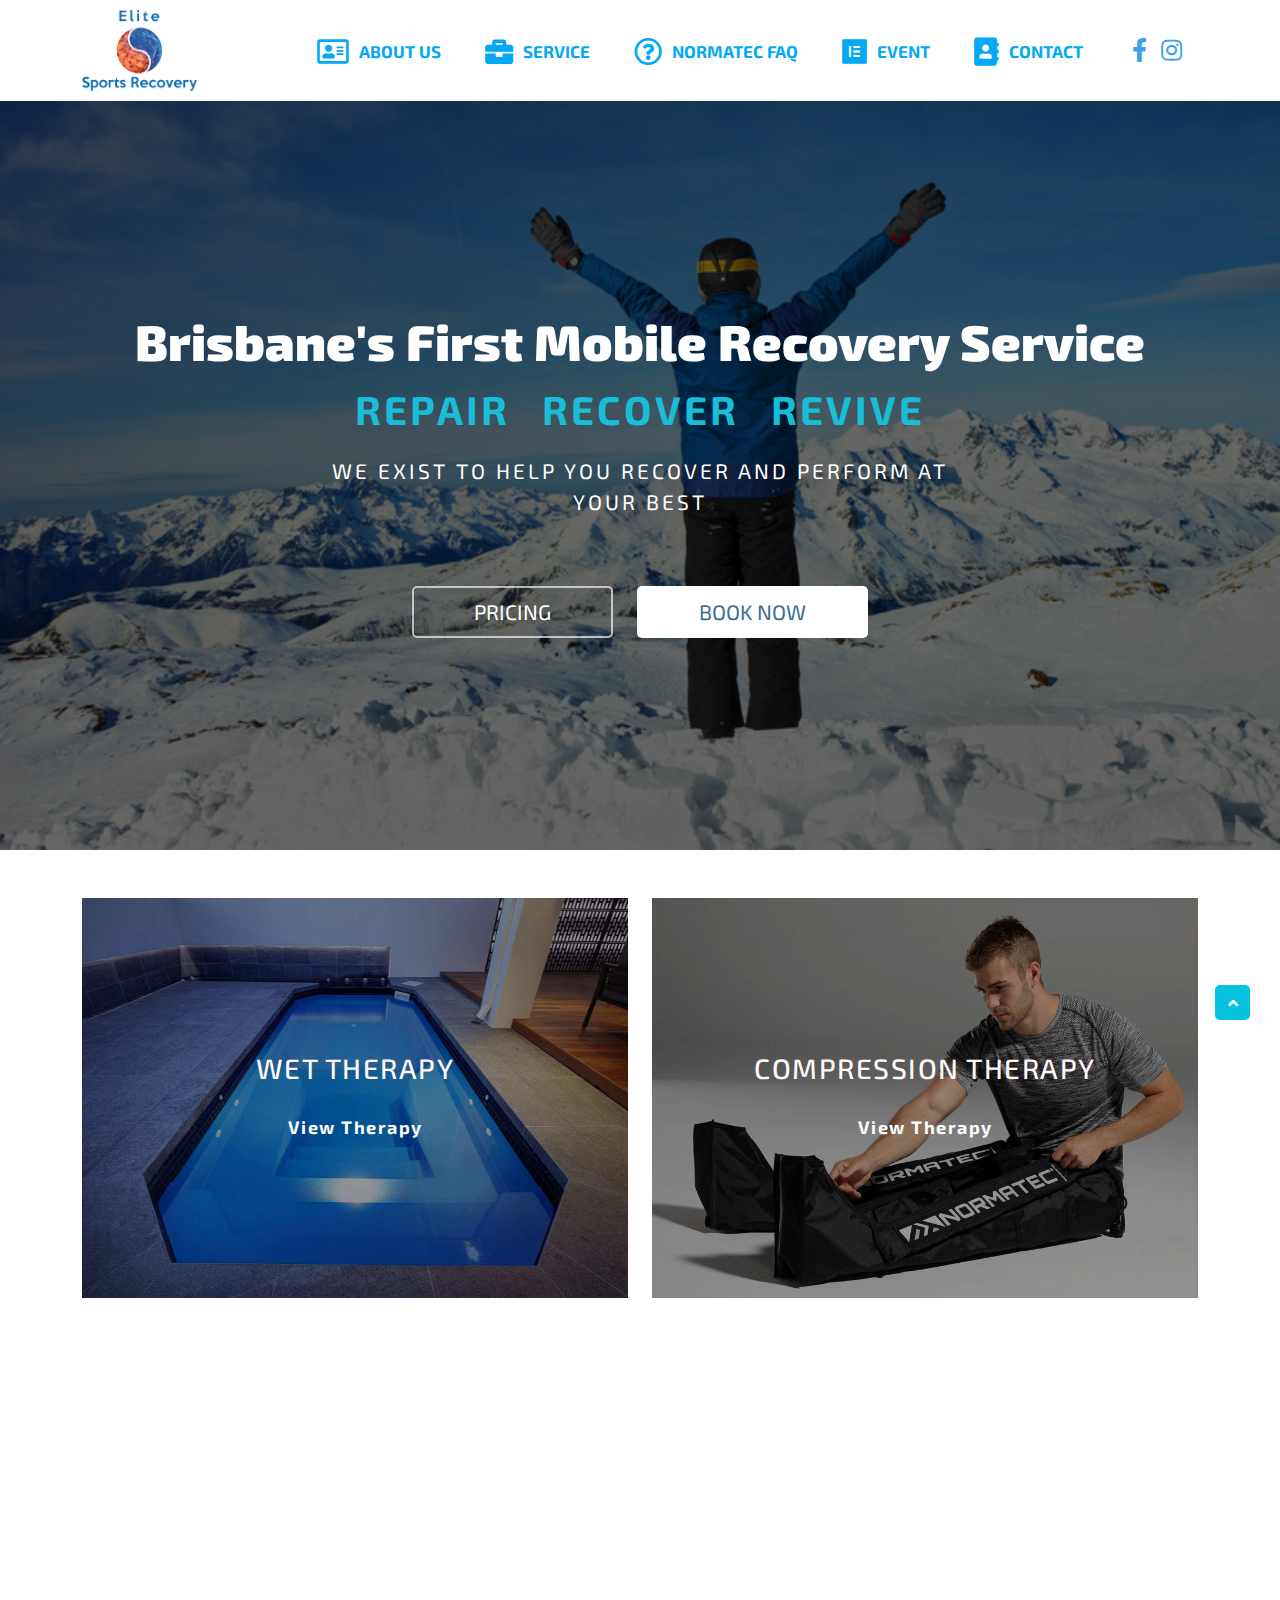
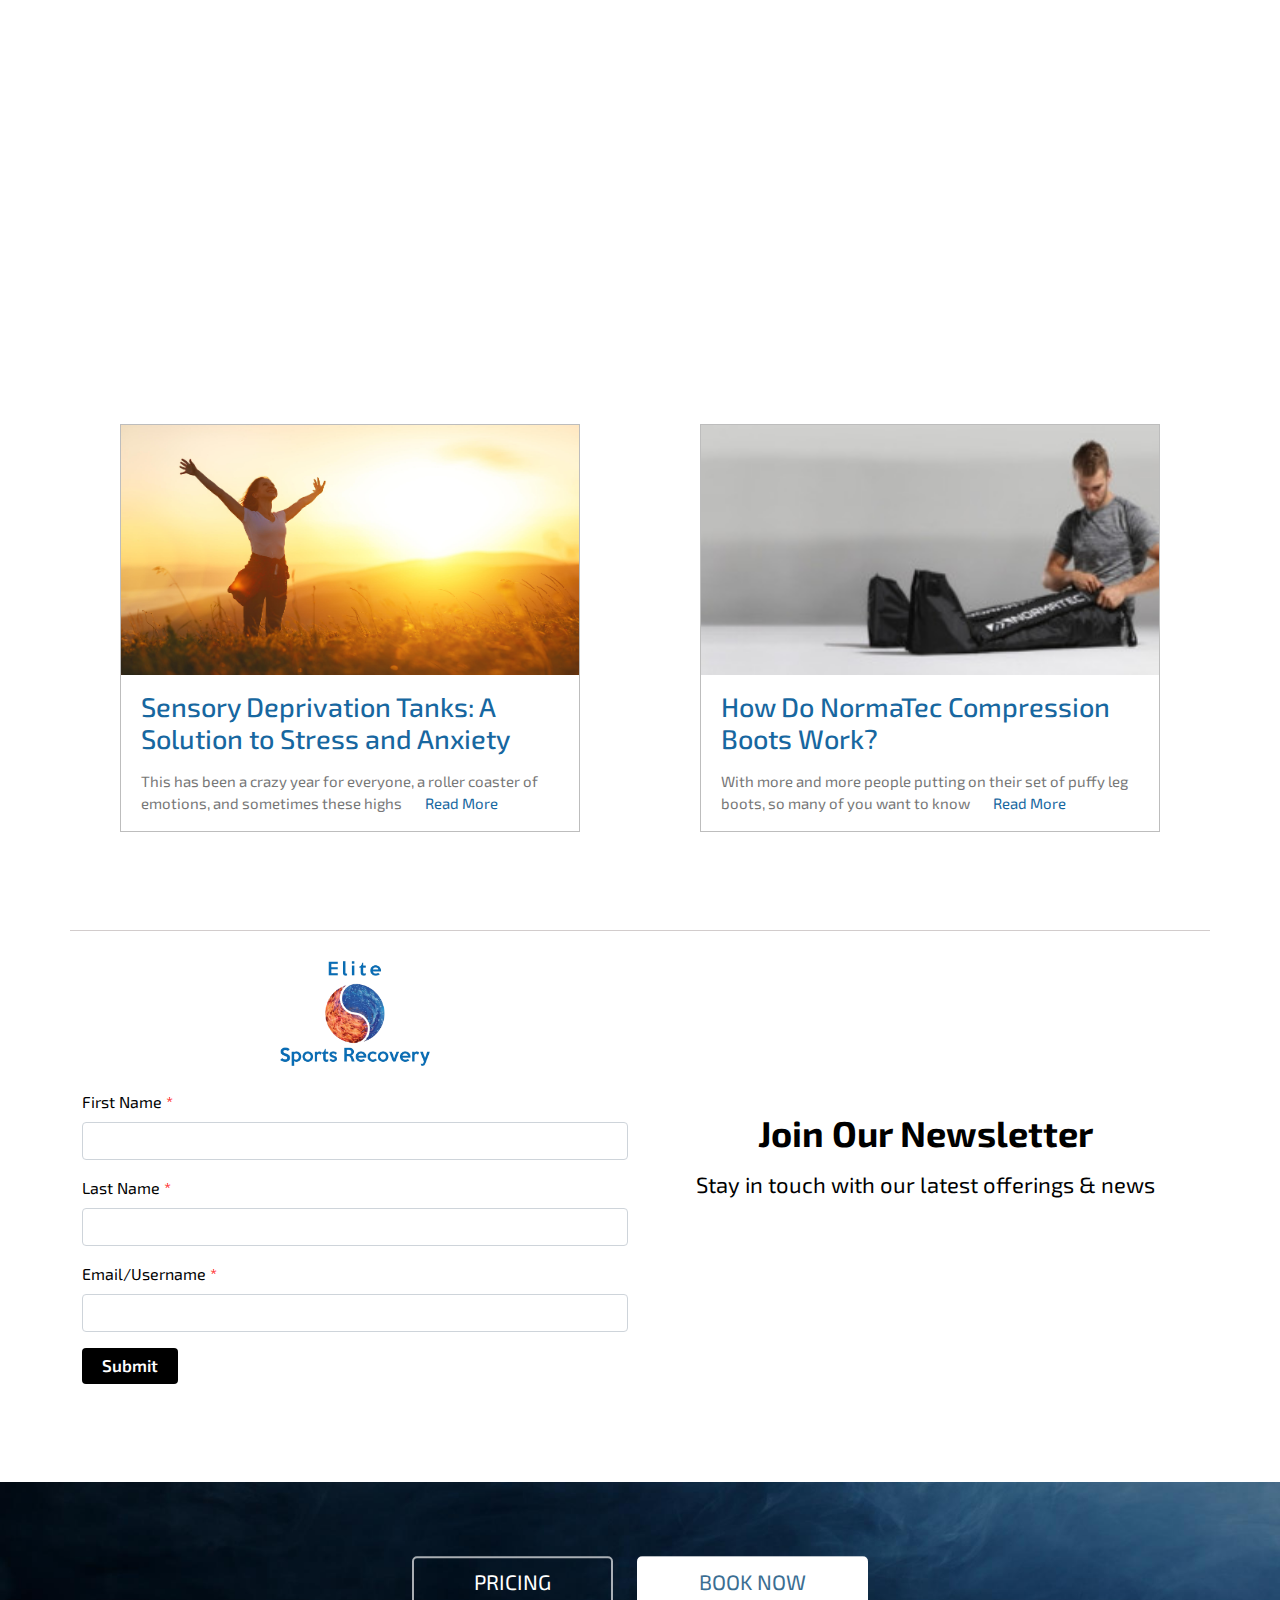
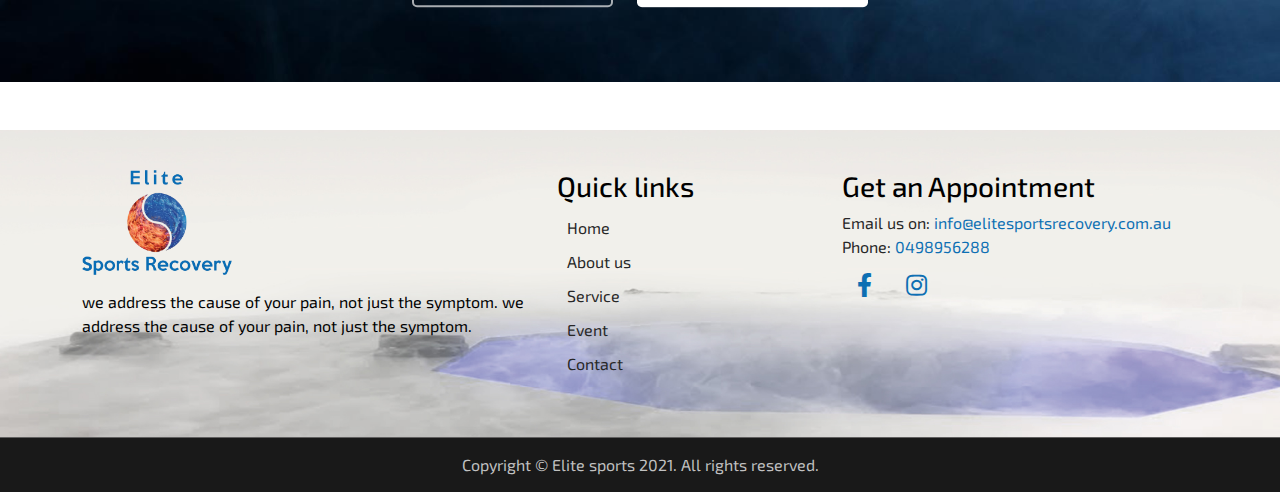
<file: index.html>
<!DOCTYPE html>
<html lang="en">
<head>
	<meta charset="UTF-8">
	<meta name="viewport" content="width=device-width, initial-scale=1.0">
	<title>Elite Sports Recovery - Home</title>
	<link rel="shortcut icon" href="favicon.ico" type="image/x-icon">
	<!-- Bootstrap CSS -->
	<link href="assets/css/bootstrap.min.css" rel="stylesheet">

	<!-- Font awesome cdn -->
	<link rel="stylesheet" href="https://cdnjs.cloudflare.com/ajax/libs/font-awesome/5.15.3/css/all.min.css"/>

	<!-- Google font -->
	<link rel="preconnect" href="https://fonts.gstatic.com">
	<link href="https://fonts.googleapis.com/css2?family=Staatliches&display=swap" rel="stylesheet">
	<link rel="preconnect" href="https://fonts.gstatic.com">
	<link href="https://fonts.googleapis.com/css2?family=Exo+2:wght@100;300;400;500;600&display=swap" rel="stylesheet">

	<!-- resource css link -->
	<link rel="stylesheet" href="assets/css/style.css">
	<link rel="stylesheet" href="assets/css/responsive.css">
</head>
<body>

	<a href="#0" class="scrollToTop"><i class="fas fa-angle-up"></i></a>

	<!-- ========== Header section start  =========== -->
	<div class="header-section">
		<div class="container">
			<div class="row">
				<div class="col-md-2">
					<div class="header-bottom-left">
						<a href="index.html"><img src="assets/img/logo.png" alt="logo"></a>
					</div>
				</div>
				<div class="col-md-9">
					<div class="header-bottom-right">
						<nav class="navbar navbar-expand-lg navbar-light">
							<button class="navbar-toggler" type="button" data-toggle="collapse" data-target="#navbarNav" aria-controls="navbarNav" aria-expanded="false" aria-label="Toggle navigation">
								<span class="navbar-toggler-icon"></span>
							</button>
							<div class="collapse navbar-collapse" id="navbarNav">
								<ul class="navbar-nav">
									<li class="nav-item"><a class="nav-link" href="about.html"><i class="far fa-address-card"></i>About us</a></li>
									<li class="nav-item"><a class="nav-link" href="service.html"><i class="fas fa-briefcase"></i>Service</a></li>
									<li class="nav-item"><a class="nav-link" href="event.html"><i class="far fa-question-circle"></i>NormaTec FAQ</a></li>
									<li class="nav-item"><a class="nav-link" href="event-2.html"><i class="fab fa-elementor"></i>Event</a></li>
									<li class="nav-item"><a class="nav-link" href="contact.html"><i class="fas fa-address-book"></i>Contact</a></li>
								</ul>
							</div>
						</nav>
					</div>
				</div>

				<div class="col-md-1 d-flex align-content-center flex-wrap">
					<div class="header-social">
						<ul>
							<li class="m-0"><a href="#"><i class="fab fa-facebook-f"></i></a></li>
							<li class="m-0"><a href="https://www.instagram.com/elite_sportsrecovery/"><i class="fab fa-instagram"></i></a></li>
						</ul>
					</div>
				</div>
			</div>
		</div>
	</div>
	<!-- ============== Header section end ================-->


	<!-- ============== Banner section start ================-->
	<div class="banner-section">
		<img src="assets/img/Bris-city.jpg" alt="banner image">
		<div class="container">
			<div class="row">
				<div class="col-md-12">
					<div class="banner-text">
						<h1>Brisbane's first mobile recovery service</h1>
						<p><span>Repair</span> <span>Recover</span> <span>Revive</span> </p>
						<p class="last-one">We exist to help you recover and perform at your best</p>	
					</div>
					<div class="button-section">
						<a href="#">Pricing</a>
						<a href="contact.html" class="book-now">Book now</a>
					</div>
					
				</div>
			</div>
		</div>
	</div>
	<!-- ============== Banner section end ================-->



	<!-- ============== Therapy section start ================-->
	<div class="therapy-section mt-5">
		<div class="container">
			<div class="row">
				<div class="col-md-6">
					<div class="wet-therapy-section">
						<img src="assets/img/cold-spa-blue.jpg" alt="therapy picture">
						<a href="therapy.html">
						<h3>Wet therapy</h3>
						<p>View therapy</p></a>		
					</div>
				</div>

				<div class="col-md-6">
					<div class="wet-therapy-section">
						<img src="assets/img/normatec-boots.jpg" alt="therapy picture">
						<a href="compression.html">
						<h3>Compression Therapy</h3>
						<p>View therapy</p></a>

					</div>
				</div>
			</div>
		</div>
	</div>
	<!-- ============== Therapy section end ================-->


	<!-- ============== Video section start ================-->
	<div class="video-section mt-5">
		<div class="container">
			<div class="row">
				<div class="col-md-12">
					<iframe width="560" height="315" src="https://www.youtube.com/embed/h3Oy_wnZTY8" frameborder="0" allowfullscreen></iframe>
				</div>
			</div>
		</div>
	</div>
	<!-- ============== Video section end ================-->

	<!-- ============== Bloging post section start ================-->
	<div class="blogging-section mt-5">
		<div class="container">
			<div class="row justify-content-md-center">
				<div class="col-md-5 mt-4">
					<div class="blogging-item">
						<a href="blog-1.html"><img src="assets/img/Untitled-design-300x150.png" alt="blogging picture">
							<h3>Sensory Deprivation Tanks: A Solution to Stress and Anxiety</h3>
						</a>
						<p>This has been a crazy year for everyone,  a roller coaster of emotions, and sometimes these highs <span><a href="blog-1.html">Read More</a></span></p>
					</div>
				</div>

				<!-- <div class="col-md-4 mt-4">
					<div class="blogging-item">
						<a href="blog-2.html"><img src="assets/img/Untitled-design-7-300x150.jpg" alt="blogging picture">
							<h3>Mood Stabilisation: Cold Therapy as a treatment for depression</h3>
						</a>
						<p>Depression is one of the leading causes of disability in the world. It is a mood disorder which affects approximately <span><a href="blog-2.html">Read More</a></span></p>
					</div>
				</div> -->

				<div class="col-md-5 mt-4 offset-md-1">
					<div class="blogging-item">
						<a href="blog-3.html"><img src="assets/img/Untitled-design-6-300x150.jpg" alt="blogging picture">
							<h3>How Do NormaTec Compression Boots Work?</h3>
						</a>
						<p>With more and more people putting on their set of puffy leg boots, so many of you want to know <span><a href="blog-3.html">Read More</a></span></p>
					</div>
				</div>
			</div>
		</div>
	</div>
	<!-- ============== Bloging post section end ================-->


	<!-- ============== Newsletter section start ================-->
	<div class="contact-us-section news-letter mt-5 mb-5">
		<div class="container">
			<div class="row">
				<div class="col-md-6">
					<div class="contact-right">
						<div class="logo-section mb-4">
							<img src="assets/img/logo.png" alt="logo">
						</div>
						<form action="#" method="POST">
							<div class="mb-3">
								<label for="exampleFormControlInput1" class="form-label">First Name <span>*</span></label>
								<input type="text" class="form-control" id="exampleFormControlInput1">
							</div>
							
							<div class="mb-3">
								<label for="exampleFormControlInput3" class="form-label">Last Name <span>*</span></label>
								<input type="text" class="form-control" id="exampleFormControlInput3">
							</div>
							<div class="mb-3">
								<label for="exampleFormControlInput2" class="form-label">Email/Username <span>*</span></label>
								<input type="email" class="form-control" id="exampleFormControlInput2">
							</div>

							<button type="submit" class="btn">Submit</button>
						</form>
					</div>		
				</div>

				<div class="col-md-6">
					<div class="contact-left">
						<h3>Join Our Newsletter</h3>
						<p>Stay in touch with our latest offerings & news</p>
					</div>
				</div>
			</div>
		</div>
	</div>
	<!-- ============== Contact us section end ================-->


	<!-- ============== Pricing section start ================-->
	<div class="pricing-section mt-5">
		<div class="container">
			<div class="row">
				<div class="col-md-12">
					<div class="button-section">
						<a href="#">Pricing</a>
						<a href="contact.html" class="book-now">Book now</a>
					</div>
				</div>
			</div>
		</div>
	</div>
	<!-- ============== Pricing section end ================-->


	<!-- ============== Footer section start ================-->
	<div class="footer-section mt-5">
		<div class="footer-top">
			<div class="container">
				<div class="row">
					<div class="col-md-5">
						<div class="footer-left">
							<a href="#"><img src="assets/img/logo.png" alt="logo"></a>
							<p>we address the cause of your pain, not just the symptom. we address the cause of your pain, not just the symptom.</p>
						</div>
					</div>
					<div class="col-md-3">
						<div class="footer-middle">
							<h3>Quick links</h3>
							<ul>
								<li><a href="index.html">Home</a></li>
								<li><a href="about.html">About us</a></li>
								<li><a href="service.html">Service</a></li>
								<li><a href="event.html">Event</a></li>
								<li><a href="contact.html">Contact</a></li>
							</ul>
						</div>
					</div>
					<div class="col-md-4">
						<div class="footer-right">
							<h3>Get an Appointment</h3>
							<p>Email us on: <a href="mailto:info@elitesportsrecovery.com.au">info@elitesportsrecovery.com.au</a><br>
							Phone: <a href="tel:0498956288">0498956288</a></p>
							<div class="header-social footer">
								<ul>
									<li><a href="#"><i class="fab fa-facebook-f"></i></a></li>
									<li><a href="https://www.instagram.com/elite_sportsrecovery/"><i class="fab fa-instagram"></i></a></li>
								</ul>
							</div>
						</div>
					</div>
				</div>
			</div>
		</div>

		<div class="footer-bottom">
			<div class="container">
				<div class="row">
					<div class="col-md-12">
						<div class="copyright-section">
							<p>Copyright © Elite sports 2021. All rights reserved.</p>
						</div>
					</div>
				</div>
			</div>
		</div>		
	</div>
	<!-- ============== Footer section end ================-->




	<script src="assets/js/jquery-3.5.1.min.js"></script>
	<script src="assets/js/popper.min.js"></script>
	<script src="assets/js/bootstrap.bundle.min.js"></script>
	<script src="assets/js/bootstrap.min.js"></script>

	<!-- Js resource -->
	<script src="assets/js/main.js"></script>

</body>
</html>
</file>
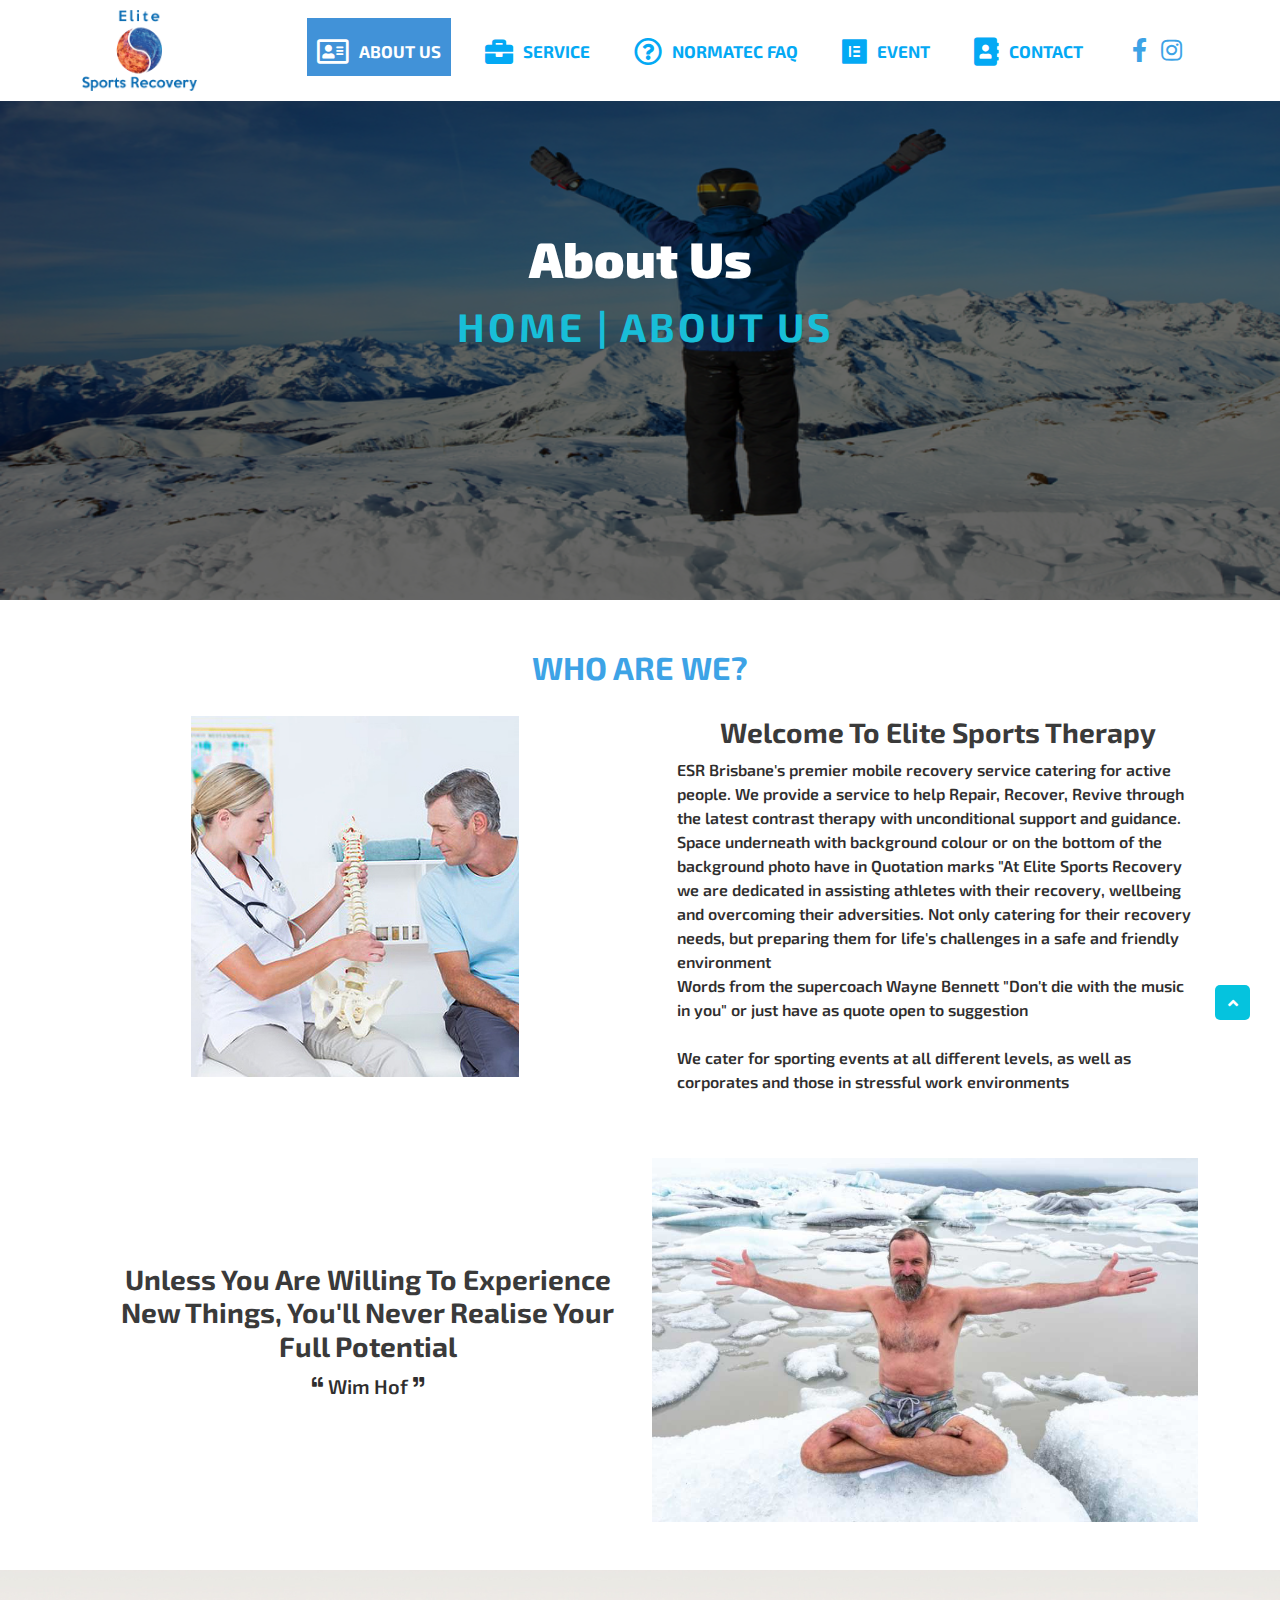
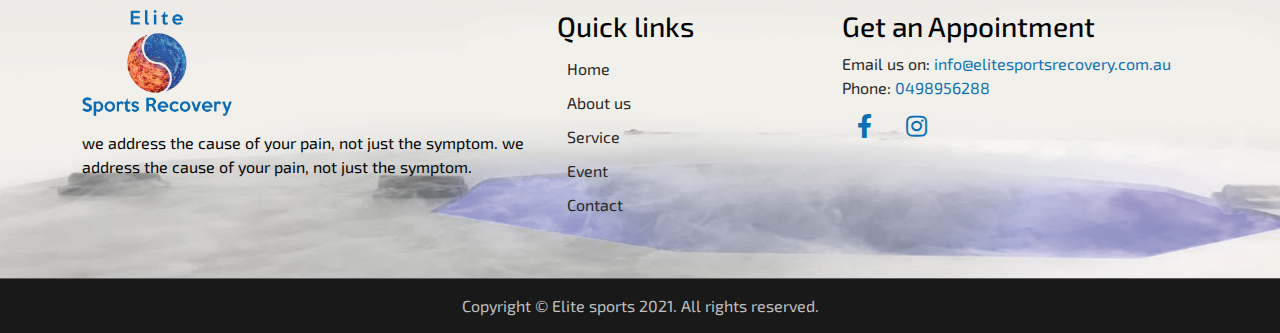
<file: about.html>
<!DOCTYPE html>
<html lang="en">
<head>
	<meta charset="UTF-8">
	<meta name="viewport" content="width=device-width, initial-scale=1.0">
	<title>Elite Sports Recovery - About us</title>
	<link rel="shortcut icon" href="favicon.ico" type="image/x-icon">
	<!-- Bootstrap CSS -->
	<link href="assets/css/bootstrap.min.css" rel="stylesheet">

	<!-- Font awesome cdn -->
	<link rel="stylesheet" href="https://cdnjs.cloudflare.com/ajax/libs/font-awesome/5.15.3/css/all.min.css"/>

	<!-- Google font -->
	<link rel="preconnect" href="https://fonts.gstatic.com">
	<link href="https://fonts.googleapis.com/css2?family=Staatliches&display=swap" rel="stylesheet">
	<link href="https://fonts.googleapis.com/css2?family=Exo+2:wght@100;300;400;500;600&display=swap" rel="stylesheet">


	<!-- resource css link -->
	<link rel="stylesheet" href="assets/css/style.css">
	<link rel="stylesheet" href="assets/css/responsive.css">
</head>
<body>

	<a href="#0" class="scrollToTop"><i class="fas fa-angle-up"></i></a>

	<!-- ========== Header section start  =========== -->
	<div class="header-section">
		<div class="container">
			<div class="row">
				<div class="col-md-2">
					<div class="header-bottom-left">
						<a href="index.html"><img src="assets/img/logo.png" alt="logo"></a>
					</div>
				</div>
				<div class="col-md-9">
					<div class="header-bottom-right">
						<nav class="navbar navbar-expand-lg navbar-light">
							<button class="navbar-toggler" type="button" data-toggle="collapse" data-target="#navbarNav" aria-controls="navbarNav" aria-expanded="false" aria-label="Toggle navigation">
								<span class="navbar-toggler-icon"></span>
							</button>
							<div class="collapse navbar-collapse" id="navbarNav">
								<ul class="navbar-nav">
									<li class="nav-item active"><a class="nav-link" href="about.html"><i class="far fa-address-card"></i>About us</a></li>
									<li class="nav-item"><a class="nav-link" href="service.html"><i class="fas fa-briefcase"></i>Service</a></li>
									<li class="nav-item"><a class="nav-link" href="event.html"><i class="far fa-question-circle"></i>NormaTec FAQ</a></li>
									<li class="nav-item"><a class="nav-link" href="event-2.html"><i class="fab fa-elementor"></i>Event</a></li>
									<li class="nav-item"><a class="nav-link" href="contact.html"><i class="fas fa-address-book"></i>Contact</a></li>
								</ul>
							</div>
						</nav>
					</div>
				</div>

				<div class="col-md-1 d-flex align-content-center flex-wrap">
					<div class="header-social">
						<ul>
							<li class="m-0"><a href="#"><i class="fab fa-facebook-f"></i></a></li>
							<li class="m-0"><a href="https://www.instagram.com/elite_sportsrecovery/"><i class="fab fa-instagram"></i></a></li>
						</ul>
					</div>
				</div>
			</div>
		</div>
	</div>
	<!-- ============== Header section end ================-->


	<!-- ============== Banner section start ================-->
	<div class="banner-section about">
		<img src="assets/img/Bris-city.jpg" alt="banner image">
		<div class="container">
			<div class="row">
				<div class="col-md-12">
					<div class="banner-text">
						<h1>About us</h1>
						<p><span>Home |</span>About us</p>
					</div>
				</div>
			</div>
		</div>
	</div>
	<!-- ============== Banner section end ================-->



	<!-- ============== About us section start ================-->
	<div class="about-us-section mt-5">
		<div class="container">
			<div class="row">
				<div class="col-md-12">
					<h2>WHO ARE WE?</h2>
					<div class="row">
						<div class="col-lg-6">
							<div class="who-left">
								<img class="wel-imgs" src="assets/img/image-1-1.jpg" alt="image who">
							</div>
						</div>
						<div class="col-lg-6 d-flex align-content-center flex-wrap">
							<div class="who-right">
								<h3>Welcome to Elite sports therapy</h3>
								<p>ESR Brisbane's premier mobile recovery service catering for active people. We provide a service to help Repair, Recover, Revive through the latest contrast therapy with unconditional support and guidance.<br>Space underneath with background colour or on the bottom of the background photo have in Quotation marks "At Elite Sports Recovery we are dedicated in assisting athletes with their recovery, wellbeing and overcoming their adversities. Not only catering for their recovery needs, but preparing them for life's challenges in a safe and friendly environment<br>Words from the supercoach Wayne Bennett "Don't die with the music in you" or just have as quote open to suggestion<br><br>We cater for sporting events at all different levels, as well as corporates and those in stressful work environments</p>
							</div>
						</div>
					</div>
				</div>
			</div>
		</div>
	</div>
	<!-- ============== About us section end ================-->


	<!-- ============== Section 3 ================-->
	<div class="about-us-section mt-5">
		<div class="container">
			<div class="row">
				<div class="col-md-12">
					<div class="row">
						<div class="col-lg-6 d-flex align-content-center flex-wrap">
							<div class="who-right who-about">
								<h3>Unless you are willing to experience new things, you'll never realise your full potential</h3>
								
								<p><i class="fas fa-quote-left"></i>Wim Hof<i class="fas fa-quote-right"></i></p>
							</div>
						</div>

						<div class="col-lg-6">
							<div class="who-left">
								<img src="assets/img/wimhof-arms-out-.jpg" alt="image who">
							</div>
						</div>
					</div>
				</div>
			</div>
		</div>
	</div>
	<!-- ============== About us section end ================-->


	<!-- ============== Footer section start ================-->
	<div class="footer-section mt-5">
		<div class="footer-top">
			<div class="container">
				<div class="row">
					<div class="col-md-5">
						<div class="footer-left">
							<a href="#"><img src="assets/img/logo.png" alt="logo"></a>
							<p>we address the cause of your pain, not just the symptom. we address the cause of your pain, not just the symptom.</p>
						</div>
					</div>
					<div class="col-md-3">
						<div class="footer-middle">
							<h3>Quick links</h3>
							<ul>
								<li><a href="index.html">Home</a></li>
								<li><a href="about.html">About us</a></li>
								<li><a href="service.html">Service</a></li>
								<li><a href="event.html">Event</a></li>
								<li><a href="contact.html">Contact</a></li>
							</ul>
						</div>
					</div>
					<div class="col-md-4">
						<div class="footer-right">
							<h3>Get an Appointment</h3>
							<p>Email us on: <a href="mailto:info@elitesportsrecovery.com.au">info@elitesportsrecovery.com.au</a><br>
							Phone: <a href="tel:0498956288">0498956288</a></p>
							<div class="header-social footer">
								<ul>
									<li><a href="#"><i class="fab fa-facebook-f"></i></a></li>
									<li><a href="https://www.instagram.com/elite_sportsrecovery/"><i class="fab fa-instagram"></i></a></li>
								</ul>
							</div>
						</div>
					</div>
				</div>
			</div>
		</div>

		<div class="footer-bottom">
			<div class="container">
				<div class="row">
					<div class="col-md-12">
						<div class="copyright-section">
							<p>Copyright © Elite sports 2021. All rights reserved.</p>
						</div>
					</div>
				</div>
			</div>
		</div>		
	</div>
	<!-- ============== Footer section end ================-->





	<script src="assets/js/jquery-3.5.1.min.js"></script>
	<script src="assets/js/popper.min.js"></script>
	<script src="assets/js/bootstrap.bundle.min.js"></script>
	<script src="assets/js/bootstrap.min.js"></script>

	<!-- Js resource -->
	<script src="assets/js/main.js"></script>

</body>
</html>
</file>
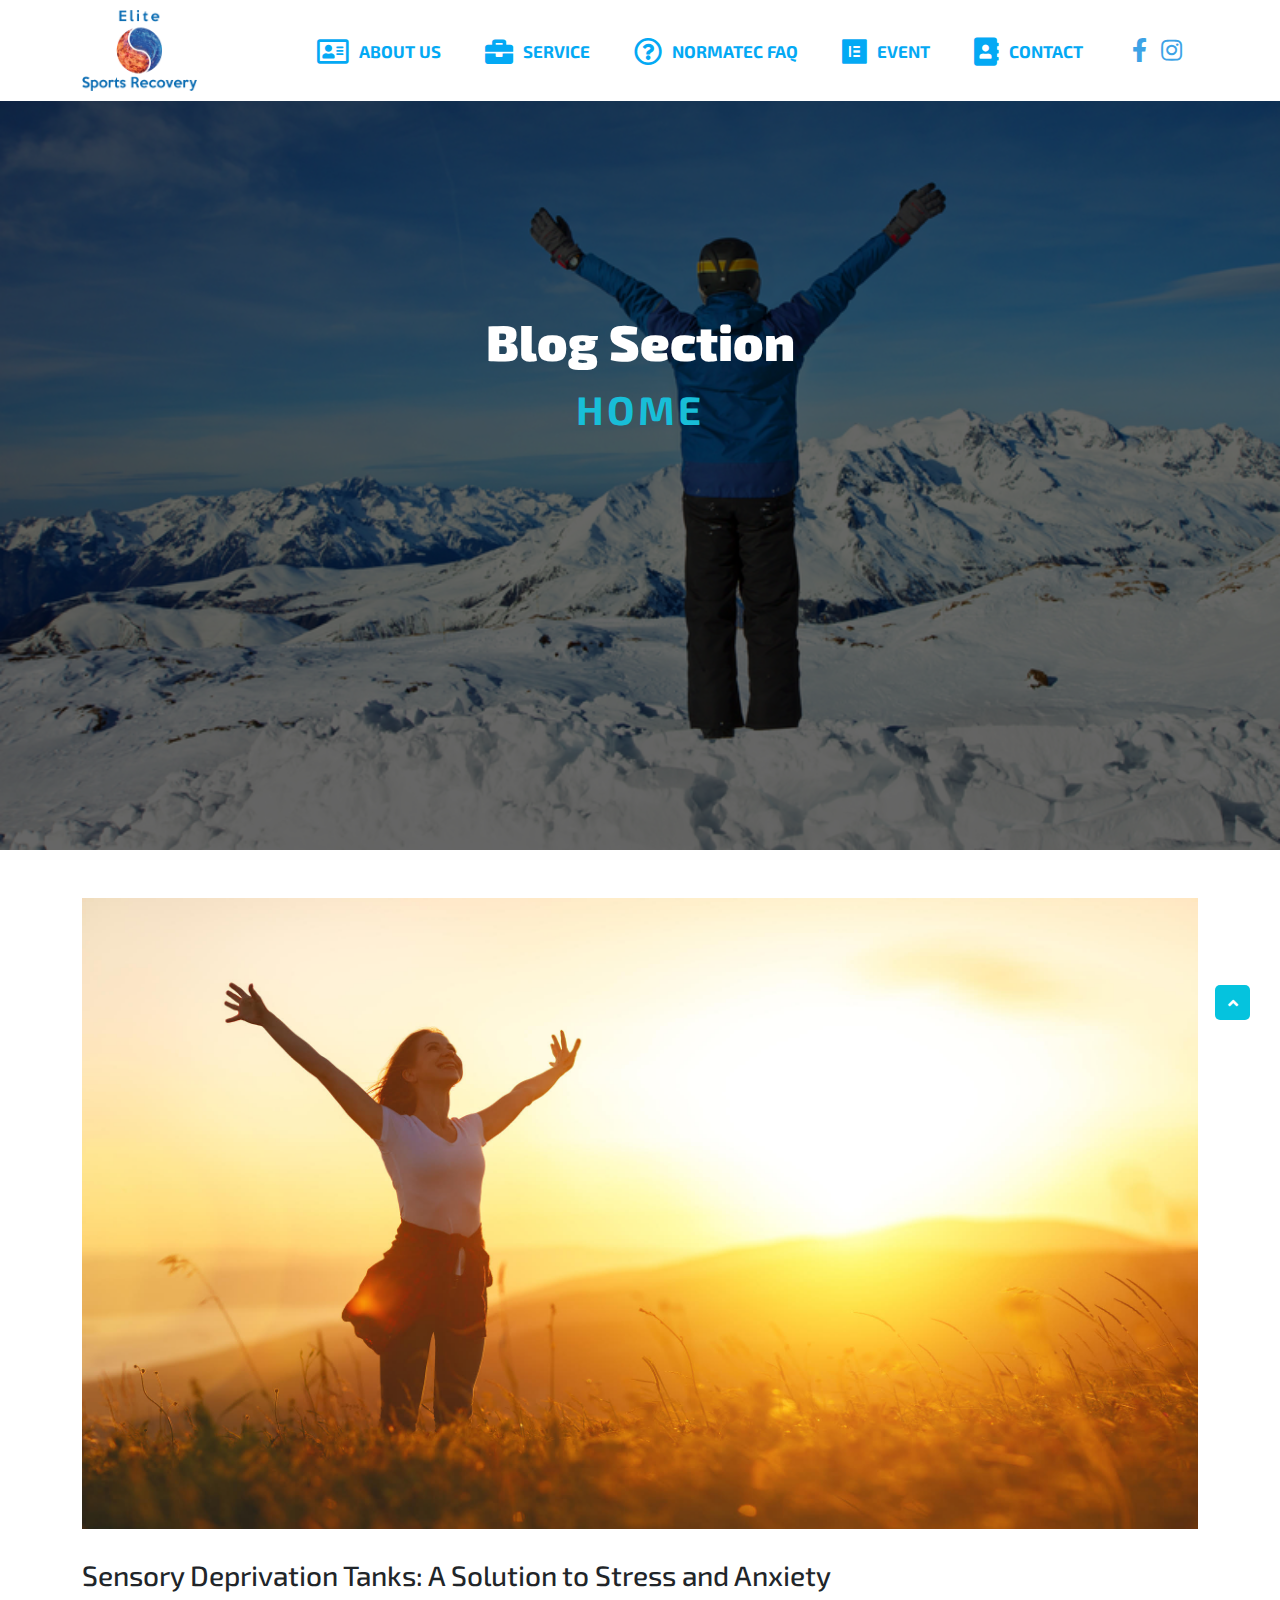
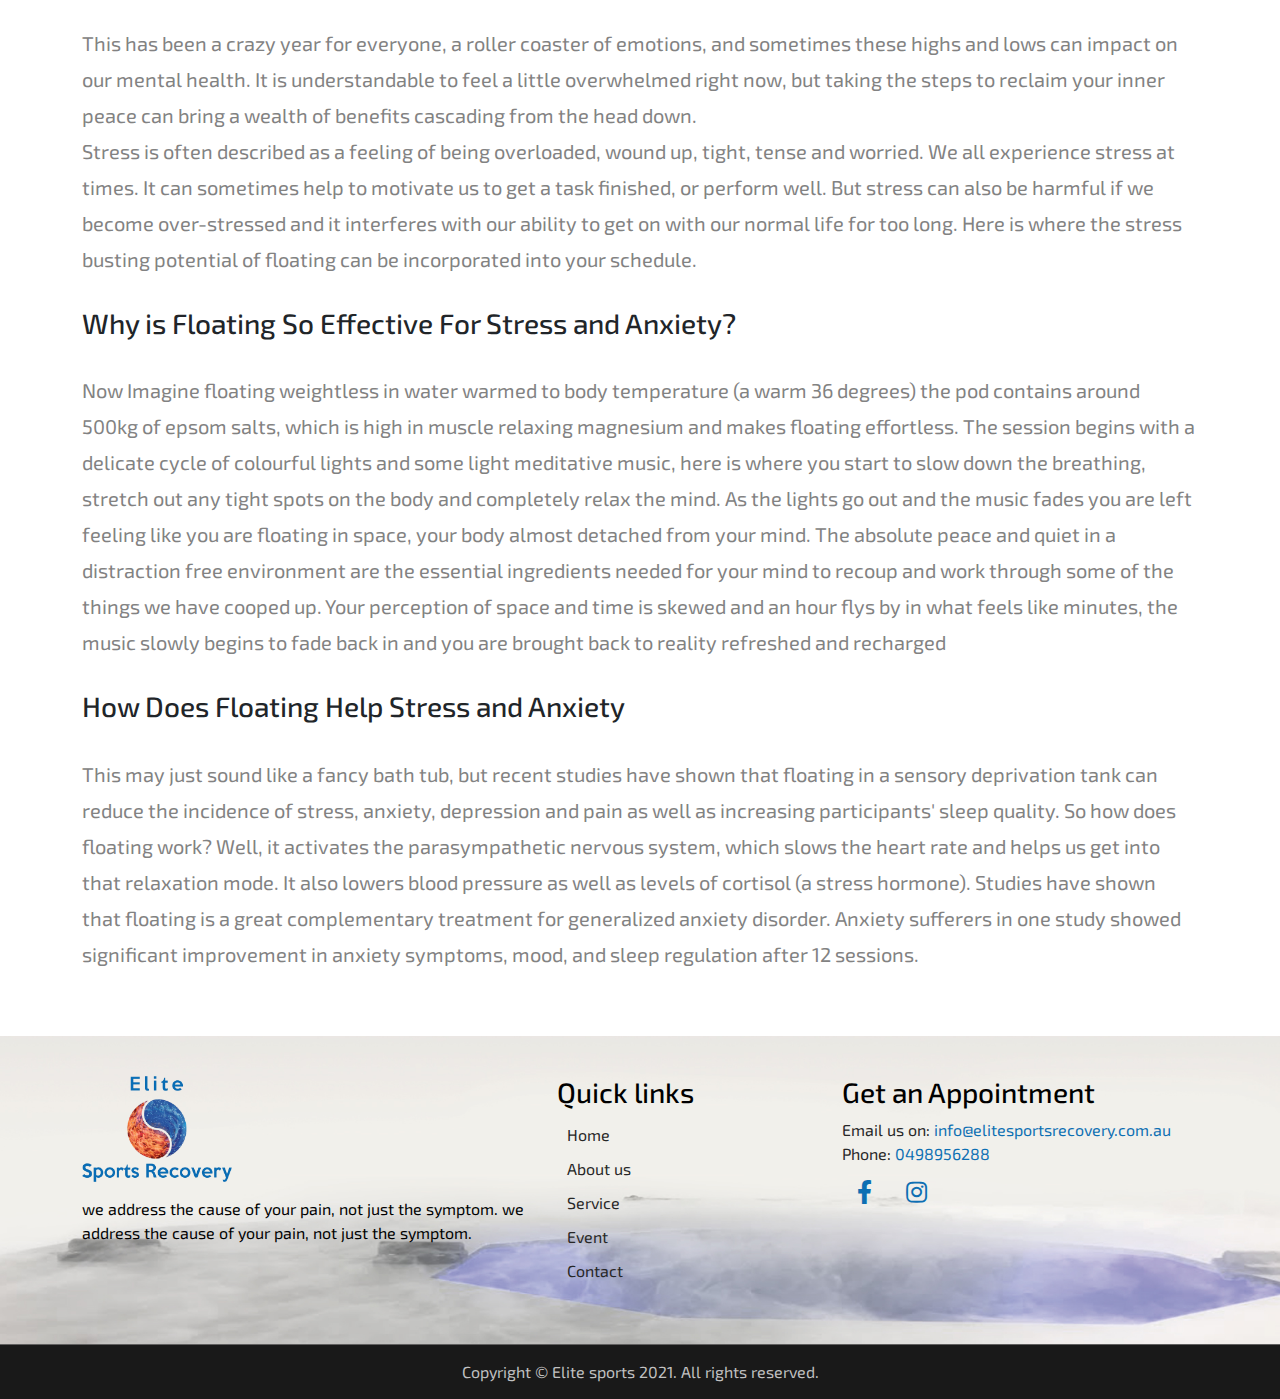
<file: blog-1.html>
<!DOCTYPE html>
<html lang="en">
<head>
	<meta charset="UTF-8">
	<meta name="viewport" content="width=device-width, initial-scale=1.0">
	<title>Elite Sports Recovery - Home</title>
	<link rel="shortcut icon" href="favicon.ico" type="image/x-icon">
	<!-- Bootstrap CSS -->
	<link href="assets/css/bootstrap.min.css" rel="stylesheet">

	<!-- Font awesome cdn -->
	<link rel="stylesheet" href="https://cdnjs.cloudflare.com/ajax/libs/font-awesome/5.15.3/css/all.min.css"/>

	<!-- Google font -->
	<link rel="preconnect" href="https://fonts.gstatic.com">
	<link href="https://fonts.googleapis.com/css2?family=Staatliches&display=swap" rel="stylesheet">
	<link rel="preconnect" href="https://fonts.gstatic.com">
	<link href="https://fonts.googleapis.com/css2?family=Exo+2:wght@100;300;400;500;600&display=swap" rel="stylesheet">

	<!-- resource css link -->
	<link rel="stylesheet" href="assets/css/style.css">
	<link rel="stylesheet" href="assets/css/responsive.css">
</head>
<body>

	<a href="#0" class="scrollToTop"><i class="fas fa-angle-up"></i></a>

	<!-- ========== Header section start  =========== -->
	<div class="header-section">
		<div class="container">
			<div class="row">
				<div class="col-md-2">
					<div class="header-bottom-left">
						<a href="index.html"><img src="assets/img/logo.png" alt="logo"></a>
					</div>
				</div>
				<div class="col-md-9">
					<div class="header-bottom-right">
						<nav class="navbar navbar-expand-lg navbar-light">
							<button class="navbar-toggler" type="button" data-toggle="collapse" data-target="#navbarNav" aria-controls="navbarNav" aria-expanded="false" aria-label="Toggle navigation">
								<span class="navbar-toggler-icon"></span>
							</button>
							<div class="collapse navbar-collapse" id="navbarNav">
								<ul class="navbar-nav">
									<li class="nav-item"><a class="nav-link" href="about.html"><i class="far fa-address-card"></i>About us</a></li>
									<li class="nav-item"><a class="nav-link" href="service.html"><i class="fas fa-briefcase"></i>Service</a></li>
									<li class="nav-item"><a class="nav-link" href="event.html"><i class="far fa-question-circle"></i>NormaTec FAQ</a></li>
									<li class="nav-item"><a class="nav-link" href="event-2.html"><i class="fab fa-elementor"></i>Event</a></li>
									<li class="nav-item"><a class="nav-link" href="contact.html"><i class="fas fa-address-book"></i>Contact</a></li>
								</ul>
							</div>
						</nav>
					</div>
				</div>

				<div class="col-md-1 d-flex align-content-center flex-wrap">
					<div class="header-social">
						<ul>
							<li class="m-0"><a href="#"><i class="fab fa-facebook-f"></i></a></li>
							<li class="m-0"><a href="https://www.instagram.com/elite_sportsrecovery/"><i class="fab fa-instagram"></i></a></li>
						</ul>
					</div>
				</div>
			</div>
		</div>
	</div>
	<!-- ============== Header section end ================-->



	<!-- ============== Banner section start ================-->
	<div class="banner-section">
		<img src="assets/img/Bris-city.jpg" alt="banner image">
		<div class="container">
			<div class="row">
				<div class="col-md-12">
					<div class="banner-text">
						<h1>Blog section</h1>
						<p><span>Home </span></p>
					</div>
				</div>
			</div>
		</div>
	</div>
	<!-- ============== Banner section end ================-->


	<!-- ============== Blog section start ================-->
	<div class="blog-part-section mt-5">
		<div class="container">
			<div class="row">
				<div class="col-md-12">
					<img src="assets/img/Untitled-design-300x150.png" alt="image girl">
					<h3>Sensory Deprivation Tanks: A Solution to Stress and Anxiety</h3>
					<br>
					<p>This has been a crazy year for everyone,  a roller coaster of emotions, and sometimes these highs and lows can impact on our mental health. It is understandable to feel a little overwhelmed right now, but taking the steps to reclaim your inner peace can bring a wealth of benefits cascading from the head down. <br>Stress is often described as a feeling of being overloaded, wound up, tight, tense and worried. We all experience stress at times. It can sometimes help to motivate us to get a task finished, or perform well. But stress can also be harmful if we become over-stressed and it interferes with our ability to get on with our normal life for too long. Here is where the stress busting potential of floating can be incorporated into your schedule. </p>
					
					<h3>Why is Floating So Effective For Stress and Anxiety?</h3>
					<br>
					<p>Now Imagine floating weightless in water warmed to body temperature (a warm 36 degrees) the pod contains around 500kg of epsom salts, which is high in muscle relaxing magnesium and makes floating effortless. The session begins with a delicate cycle of colourful lights and some light meditative music, here is where you start to slow down the breathing, stretch out any tight spots on the body and completely relax the mind. As the lights go out and the music fades you are left feeling like you are floating in space, your body almost detached from your mind. The absolute peace and quiet in a distraction free environment are the essential ingredients needed for your mind to recoup and work through some of the things we have cooped up. Your perception of space and time is skewed and an hour flys by in what feels like minutes, the music slowly begins to fade back in and you are brought back to reality refreshed and recharged</p>
					
					<h3>How Does Floating Help Stress and Anxiety</h3>
					<br>
					<p>This may just sound like a fancy bath tub, but recent studies have shown that floating in a sensory deprivation tank can reduce the incidence of stress, anxiety, depression and pain as well as increasing participants' sleep quality. So how does floating work? Well, it activates the parasympathetic nervous system, which slows the heart rate and helps us get into that relaxation mode. It also lowers blood pressure as well as levels of cortisol (a stress hormone). Studies have shown that floating is a great complementary treatment for generalized anxiety disorder. Anxiety sufferers in one study showed significant improvement in anxiety symptoms, mood, and sleep regulation after 12 sessions.</p>
				</div>
			</div>
		</div>
	</div>	
	<!-- ============== Blog section End ================-->






	<!-- ============== Footer section start ================-->
	<div class="footer-section mt-5">
		<div class="footer-top">
			<div class="container">
				<div class="row">
					<div class="col-md-5">
						<div class="footer-left">
							<a href="#"><img src="assets/img/logo.png" alt="logo"></a>
							<p>we address the cause of your pain, not just the symptom. we address the cause of your pain, not just the symptom.</p>
						</div>
					</div>
					<div class="col-md-3">
						<div class="footer-middle">
							<h3>Quick links</h3>
							<ul>
								<li><a href="index.html">Home</a></li>
								<li><a href="about.html">About us</a></li>
								<li><a href="service.html">Service</a></li>
								<li><a href="event.html">Event</a></li>
								<li><a href="contact.html">Contact</a></li>
							</ul>
						</div>
					</div>
					<div class="col-md-4">
						<div class="footer-right">
							<h3>Get an Appointment</h3>
							<p>Email us on: <a href="mailto:info@elitesportsrecovery.com.au">info@elitesportsrecovery.com.au</a><br>
							Phone: <a href="tel:0498956288">0498956288</a></p>
							<div class="header-social footer">
								<ul>
									<li><a href="#"><i class="fab fa-facebook-f"></i></a></li>
									<li><a href="#"><i class="fab fa-instagram"></i></a></li>
								</ul>
							</div>
						</div>
					</div>
				</div>
			</div>
		</div>

		<div class="footer-bottom">
			<div class="container">
				<div class="row">
					<div class="col-md-12">
						<div class="copyright-section">
							<p>Copyright © Elite sports 2021. All rights reserved.</p>
						</div>
					</div>
				</div>
			</div>
		</div>		
	</div>
	<!-- ============== Footer section end ================-->




	<script src="assets/js/jquery-3.5.1.min.js"></script>
	<script src="assets/js/popper.min.js"></script>
	<script src="assets/js/bootstrap.bundle.min.js"></script>
	<script src="assets/js/bootstrap.min.js"></script>

	<!-- Js resource -->
	<script src="assets/js/main.js"></script>

</body>
</html>
</file>
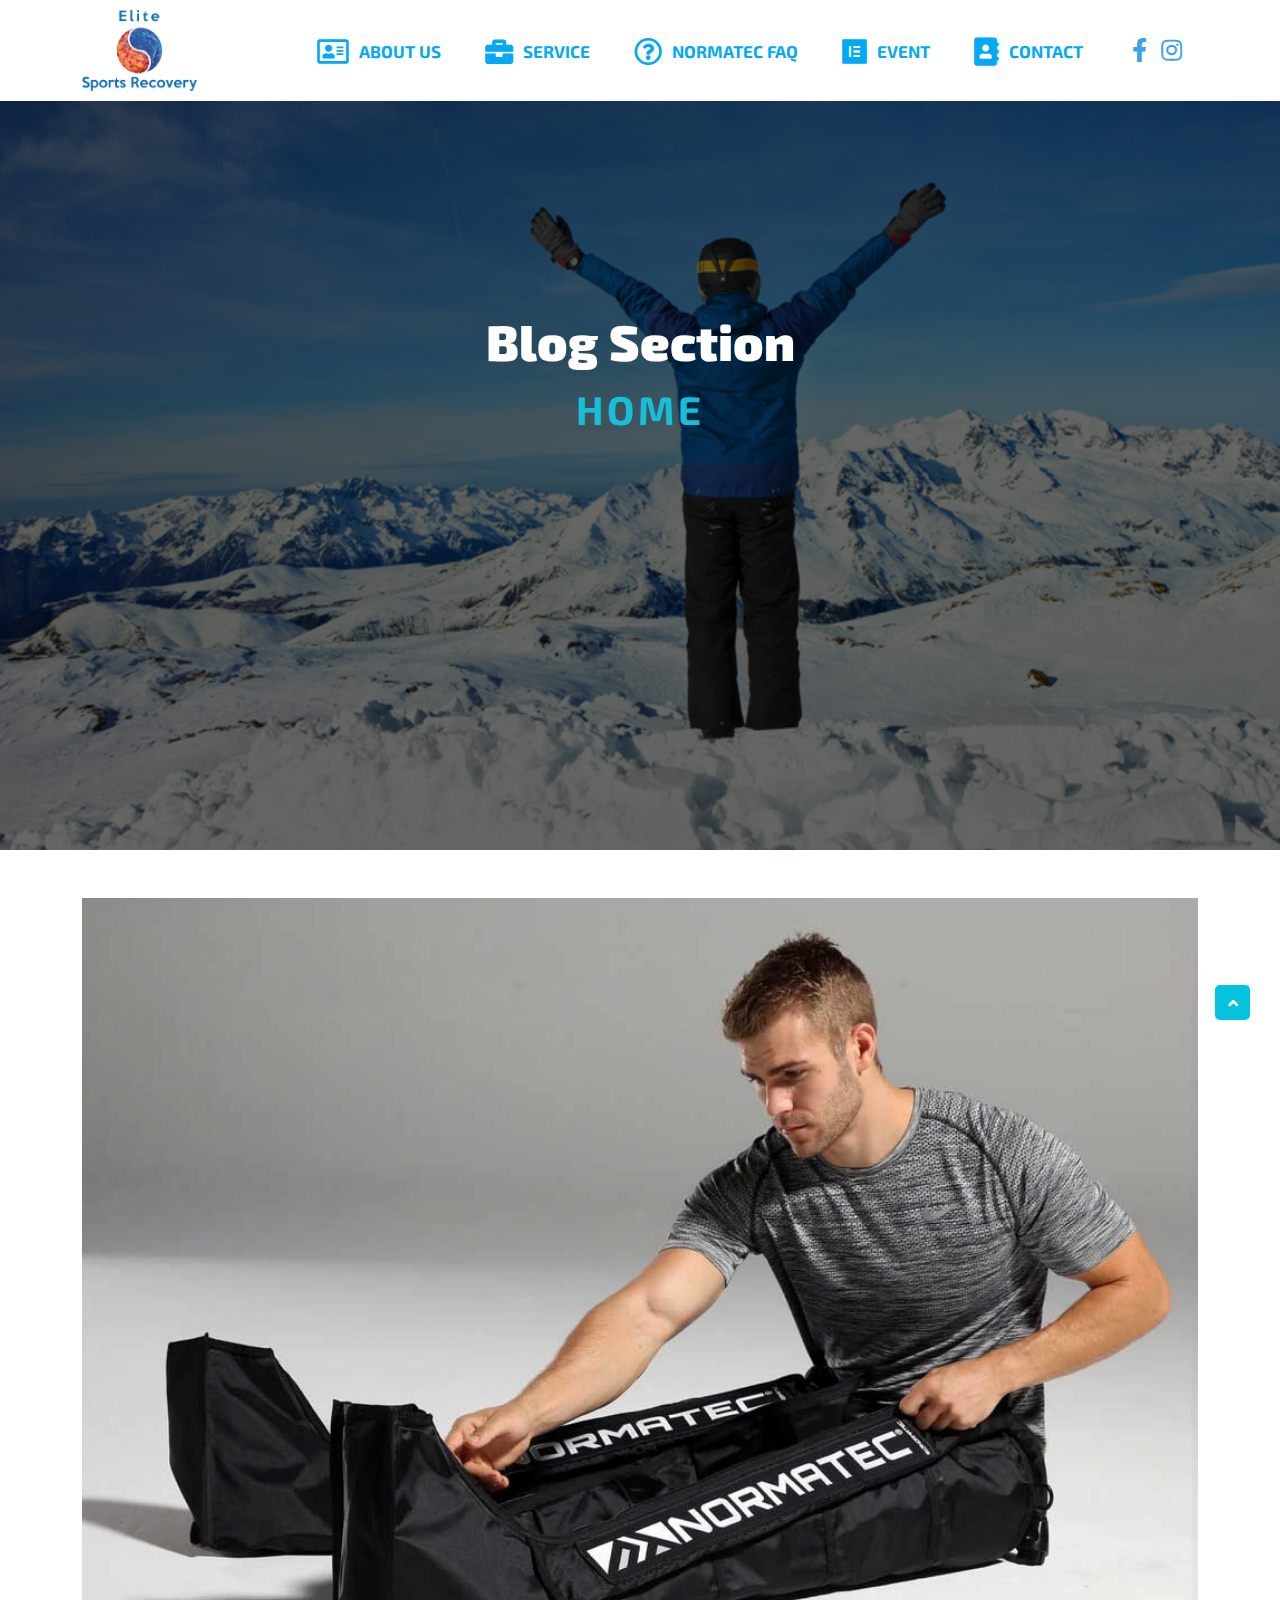
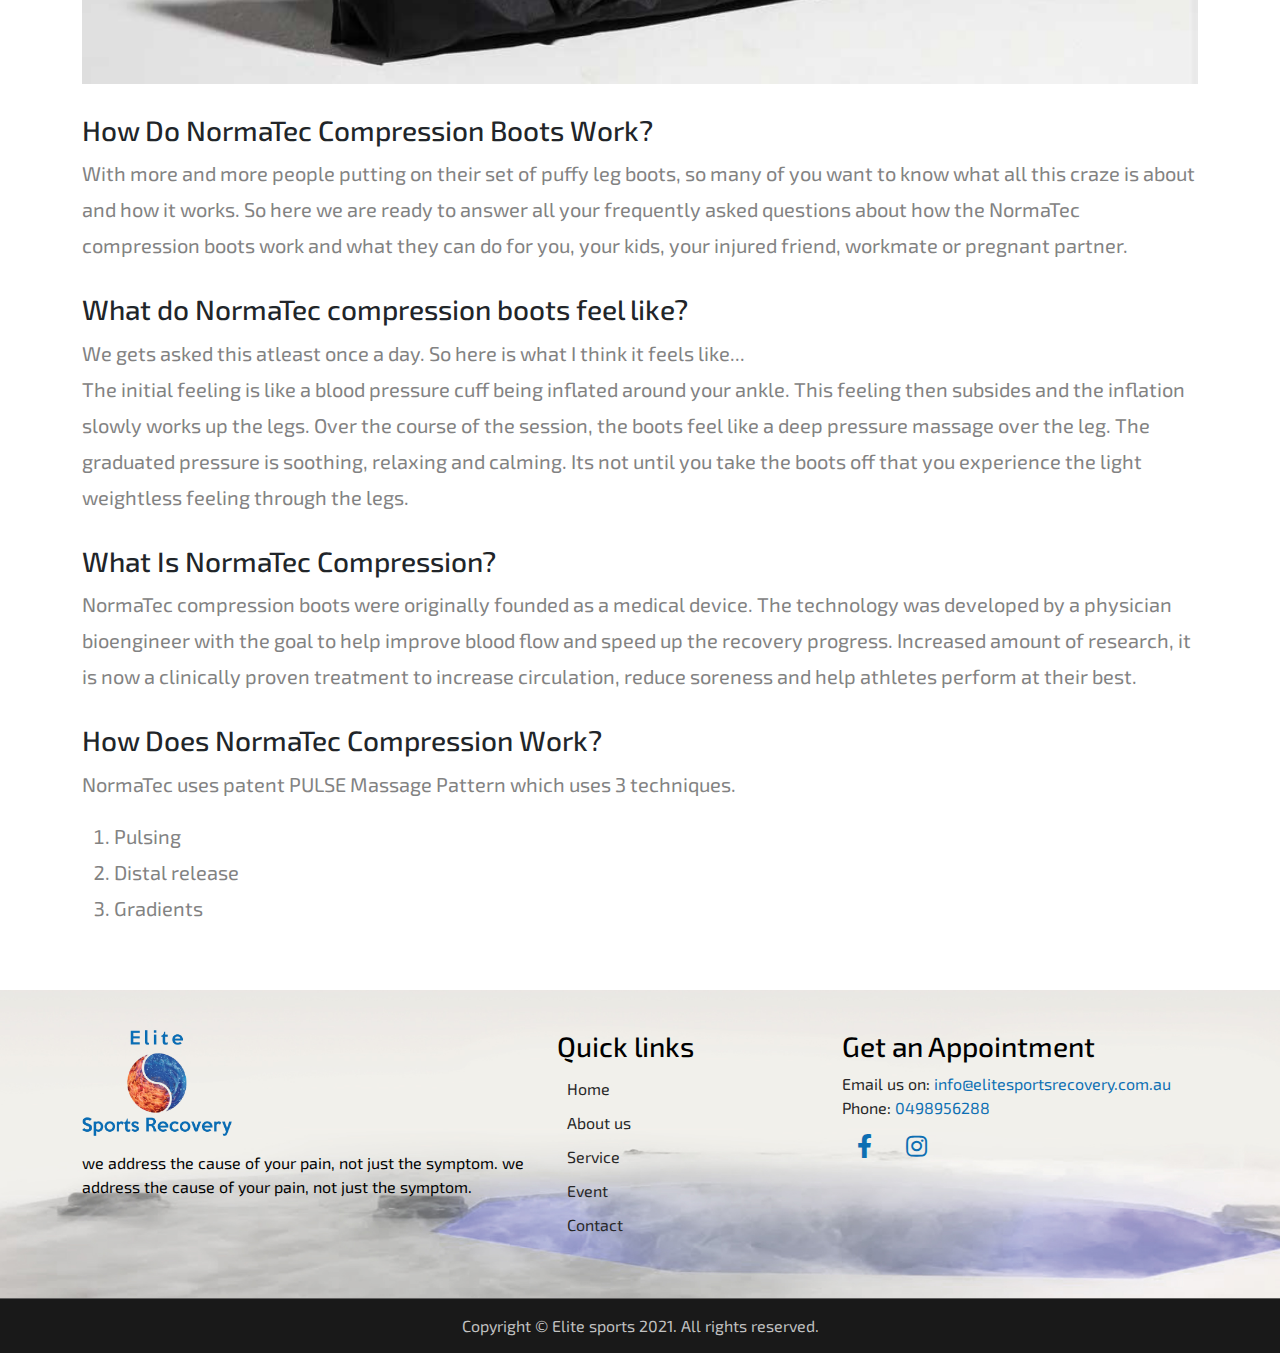
<file: blog-3.html>
<!DOCTYPE html>
<html lang="en">
<head>
	<meta charset="UTF-8">
	<meta name="viewport" content="width=device-width, initial-scale=1.0">
	<title>Elite Sports Recovery - Home</title>
	<link rel="shortcut icon" href="favicon.ico" type="image/x-icon">
	<!-- Bootstrap CSS -->
	<link href="assets/css/bootstrap.min.css" rel="stylesheet">

	<!-- Font awesome cdn -->
	<link rel="stylesheet" href="https://cdnjs.cloudflare.com/ajax/libs/font-awesome/5.15.3/css/all.min.css"/>

	<!-- Google font -->
	<link rel="preconnect" href="https://fonts.gstatic.com">
	<link href="https://fonts.googleapis.com/css2?family=Staatliches&display=swap" rel="stylesheet">
	<link rel="preconnect" href="https://fonts.gstatic.com">
	<link href="https://fonts.googleapis.com/css2?family=Exo+2:wght@100;300;400;500;600&display=swap" rel="stylesheet">

	<!-- resource css link -->
	<link rel="stylesheet" href="assets/css/style.css">
	<link rel="stylesheet" href="assets/css/responsive.css">
</head>
<body>

	<a href="#0" class="scrollToTop"><i class="fas fa-angle-up"></i></a>

	<!-- ========== Header section start  =========== -->
	<div class="header-section">
		<div class="container">
			<div class="row">
				<div class="col-md-2">
					<div class="header-bottom-left">
						<a href="index.html"><img src="assets/img/logo.png" alt="logo"></a>
					</div>
				</div>
				<div class="col-md-9">
					<div class="header-bottom-right">
						<nav class="navbar navbar-expand-lg navbar-light">
							<button class="navbar-toggler" type="button" data-toggle="collapse" data-target="#navbarNav" aria-controls="navbarNav" aria-expanded="false" aria-label="Toggle navigation">
								<span class="navbar-toggler-icon"></span>
							</button>
							<div class="collapse navbar-collapse" id="navbarNav">
								<ul class="navbar-nav">
									<li class="nav-item"><a class="nav-link" href="about.html"><i class="far fa-address-card"></i>About us</a></li>
									<li class="nav-item"><a class="nav-link" href="service.html"><i class="fas fa-briefcase"></i>Service</a></li>
									<li class="nav-item"><a class="nav-link" href="event.html"><i class="far fa-question-circle"></i>NormaTec FAQ</a></li>
									<li class="nav-item"><a class="nav-link" href="event-2.html"><i class="fab fa-elementor"></i>Event</a></li>
									<li class="nav-item"><a class="nav-link" href="contact.html"><i class="fas fa-address-book"></i>Contact</a></li>
								</ul>
							</div>
						</nav>
					</div>
				</div>

				<div class="col-md-1 d-flex align-content-center flex-wrap">
					<div class="header-social">
						<ul>
							<li class="m-0"><a href="#"><i class="fab fa-facebook-f"></i></a></li>
							<li class="m-0"><a href="https://www.instagram.com/elite_sportsrecovery/"><i class="fab fa-instagram"></i></a></li>
						</ul>
					</div>
				</div>
			</div>
		</div>
	</div>
	<!-- ============== Header section end ================-->



	<!-- ============== Banner section start ================-->
	<div class="banner-section">
		<img src="assets/img/Bris-city.jpg" alt="banner image">
		<div class="container">
			<div class="row">
				<div class="col-md-12">
					<div class="banner-text">
						<h1>Blog section</h1>
						<p><span>Home</span></p>
					</div>
				</div>
			</div>
		</div>
	</div>
	<!-- ============== Banner section end ================-->


	<!-- ============== Blog section start ================-->
	<div class="blog-part-section mt-5">
		<div class="container">
			<div class="row">
				<div class="col-md-12">
					<img src="assets/img/normatec-boots.jpg" alt="image girl">
					<h3>How Do NormaTec Compression Boots Work?</h3>
					
					<p>With more and more people putting on their set of puffy leg boots, so many of you want to know what all this craze is about and how it works. So here we are ready to answer all your frequently asked questions about how the NormaTec compression boots work and what they can do for you, your kids, your injured friend, workmate or pregnant partner.</p>
					
					<h3>What do NormaTec compression boots feel like?</h3>
					
					<p>We gets asked this atleast once a day. So here is what I think it feels like...<br>The initial feeling is like a blood pressure cuff being inflated around your ankle. This feeling then subsides and the inflation slowly works up the legs. Over the course of the session, the boots feel like a deep pressure massage over the leg. The graduated pressure is soothing, relaxing and calming. Its not until you take the boots off that you experience the light weightless feeling through the legs.</p>
					
					<h3>What Is NormaTec Compression?</h3>
					
					<p>NormaTec compression boots were originally founded as a medical device. The technology was developed by a physician bioengineer with the goal to help improve blood flow and speed up the recovery progress. Increased amount of research, it is now a clinically proven treatment to increase circulation, reduce soreness and help athletes perform at their best.</p>

					<h3>How Does NormaTec Compression Work?</h3>
					
					<p>NormaTec uses patent PULSE Massage Pattern which uses 3 techniques.
						<ol>
							<li>Pulsing</li>
							<li>Distal release</li>
							<li>Gradients</li>
						</ol>
					</p>
				</div>
			</div>
		</div>
	</div>	
	<!-- ============== Blog section End ================-->






	<!-- ============== Footer section start ================-->
	<div class="footer-section mt-5">
		<div class="footer-top">
			<div class="container">
				<div class="row">
					<div class="col-md-5">
						<div class="footer-left">
							<a href="#"><img src="assets/img/logo.png" alt="logo"></a>
							<p>we address the cause of your pain, not just the symptom. we address the cause of your pain, not just the symptom.</p>
						</div>
					</div>
					<div class="col-md-3">
						<div class="footer-middle">
							<h3>Quick links</h3>
							<ul>
								<li><a href="index.html">Home</a></li>
								<li><a href="about.html">About us</a></li>
								<li><a href="service.html">Service</a></li>
								<li><a href="event.html">Event</a></li>
								<li><a href="contact.html">Contact</a></li>
							</ul>
						</div>
					</div>
					<div class="col-md-4">
						<div class="footer-right">
							<h3>Get an Appointment</h3>
							<p>Email us on: <a href="mailto:info@elitesportsrecovery.com.au">info@elitesportsrecovery.com.au</a><br>
							Phone: <a href="tel:0498956288">0498956288</a></p>
							<div class="header-social footer">
								<ul>
									<li><a href="#"><i class="fab fa-facebook-f"></i></a></li>
									<li><a href="https://www.instagram.com/elite_sportsrecovery/"><i class="fab fa-instagram"></i></a></li>
								</ul>
							</div>
						</div>
					</div>
				</div>
			</div>
		</div>

		<div class="footer-bottom">
			<div class="container">
				<div class="row">
					<div class="col-md-12">
						<div class="copyright-section">
							<p>Copyright © Elite sports 2021. All rights reserved.</p>
						</div>
					</div>
				</div>
			</div>
		</div>		
	</div>
	<!-- ============== Footer section end ================-->




	<script src="assets/js/jquery-3.5.1.min.js"></script>
	<script src="assets/js/popper.min.js"></script>
	<script src="assets/js/bootstrap.bundle.min.js"></script>
	<script src="assets/js/bootstrap.min.js"></script>

	<!-- Js resource -->
	<script src="assets/js/main.js"></script>

</body>
</html>
</file>
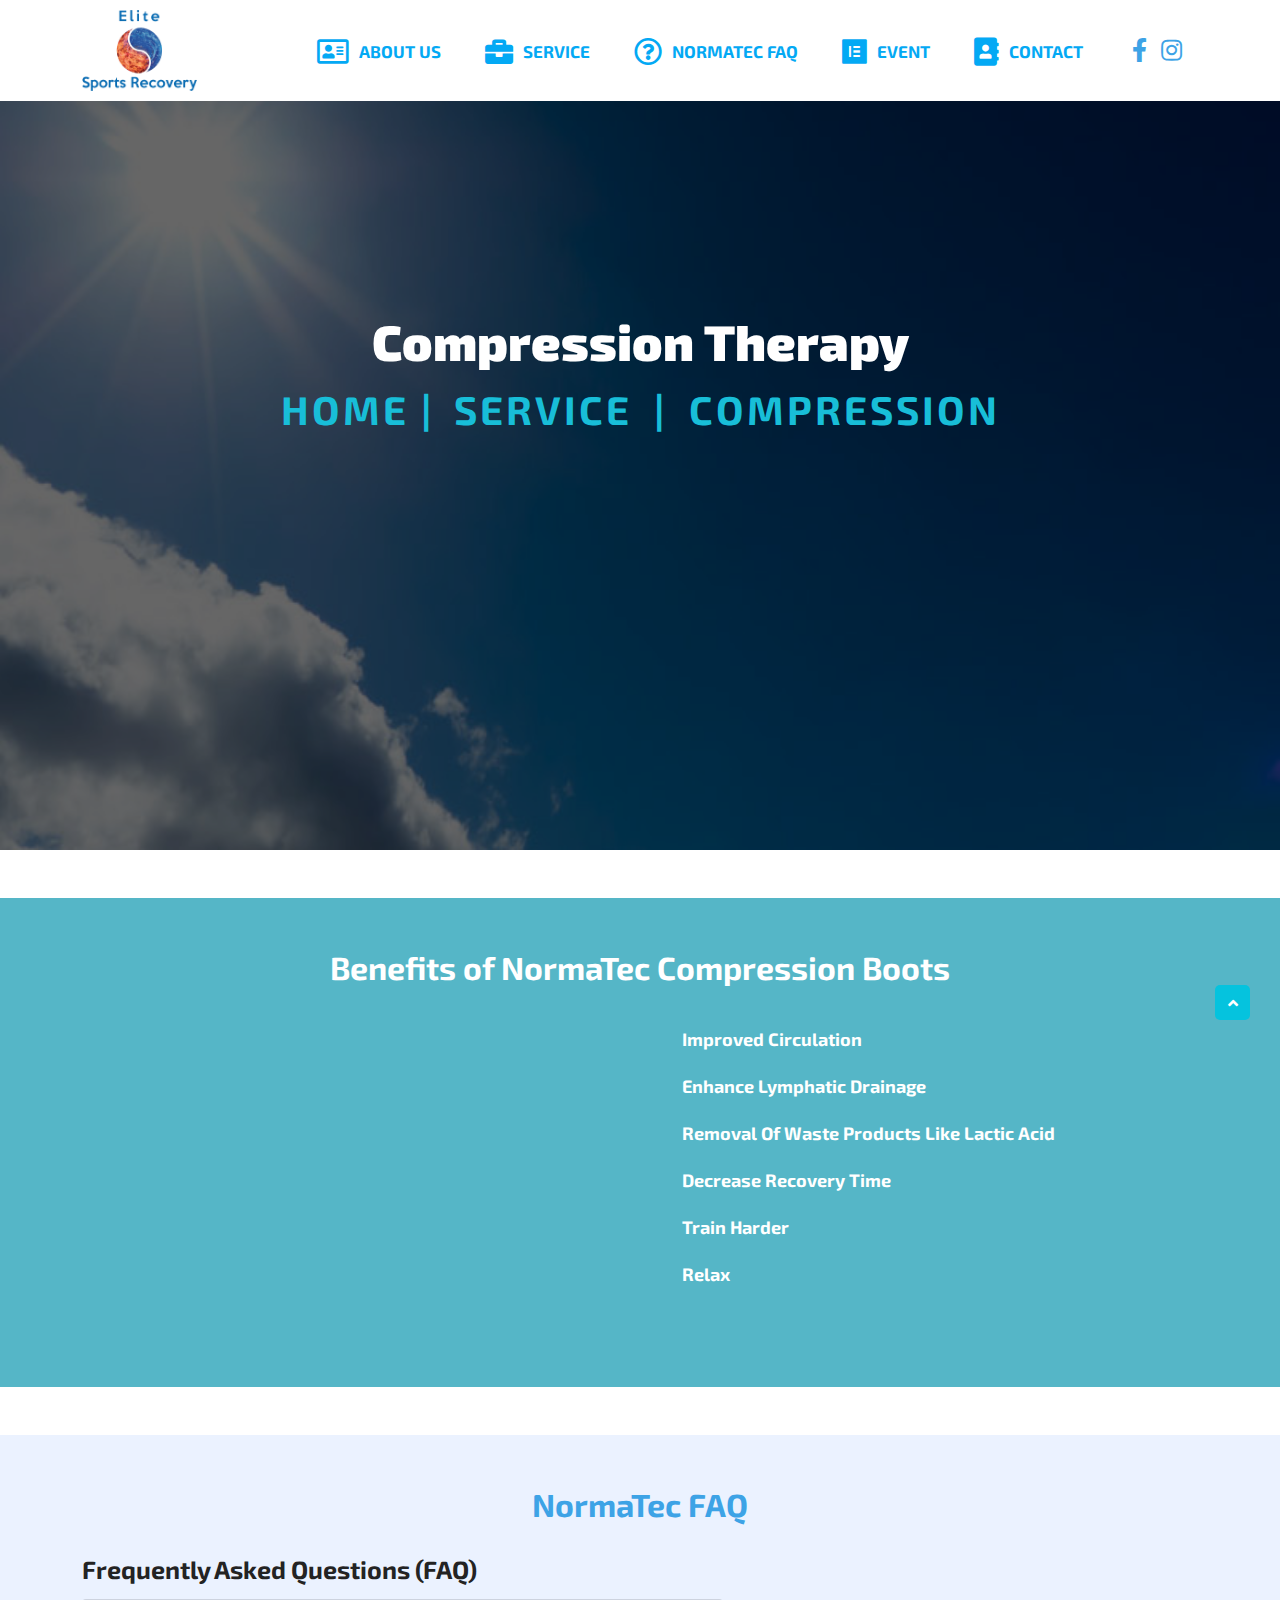
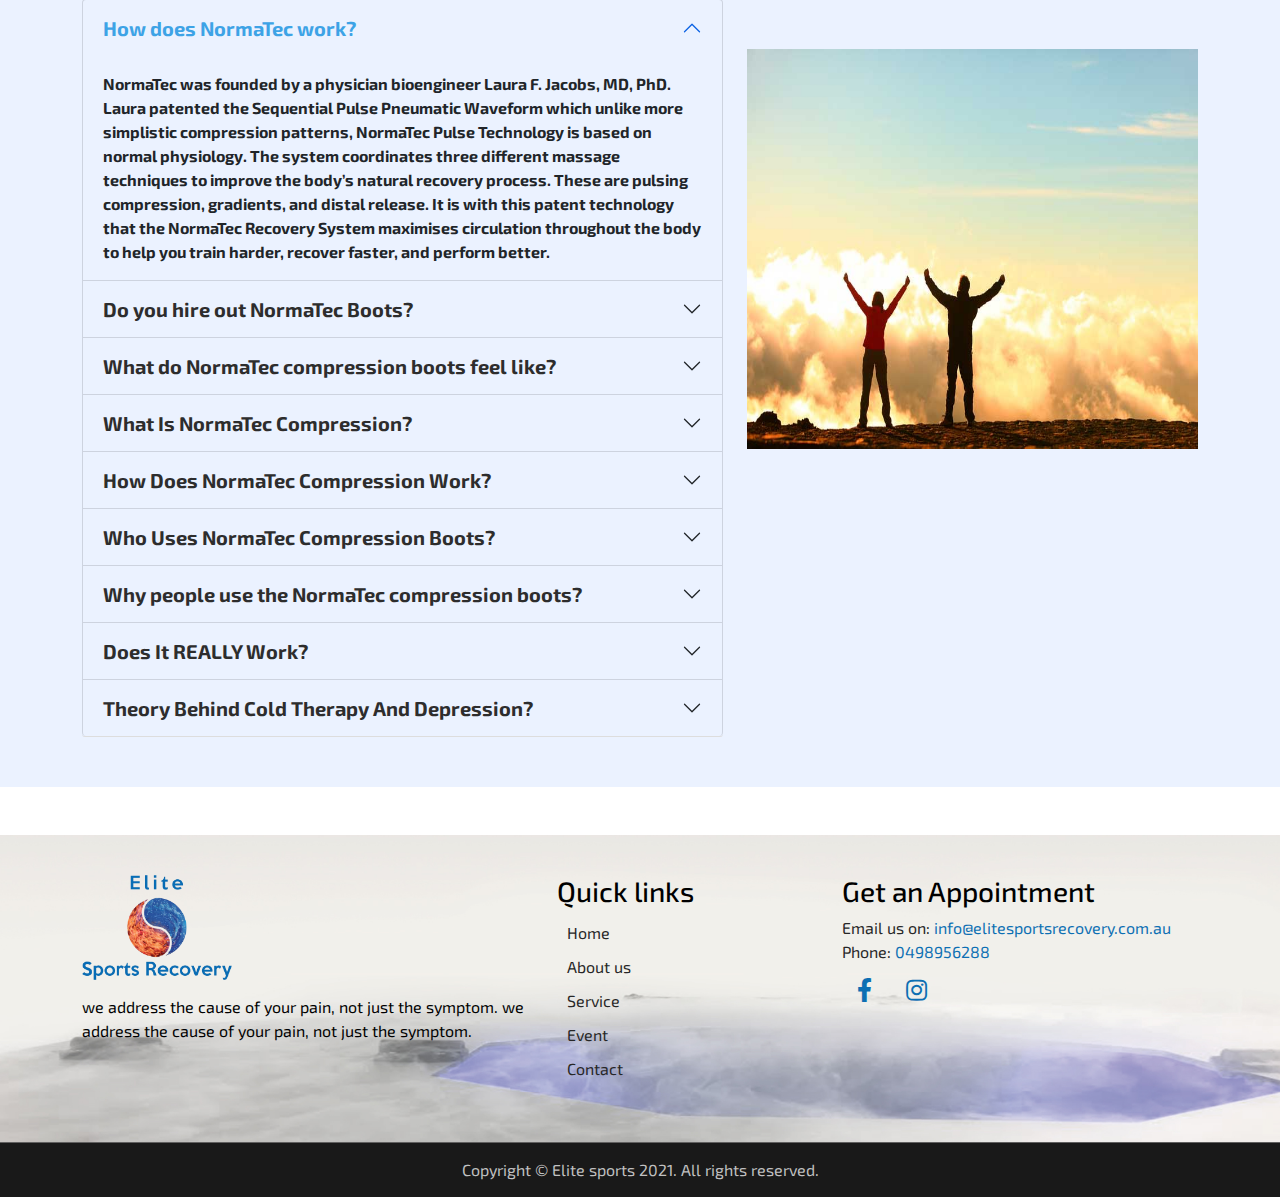
<file: compression.html>
<!DOCTYPE html>
<html lang="en">
<head>
	<meta charset="UTF-8">
	<meta name="viewport" content="width=device-width, initial-scale=1.0">
	<title>Elite Sports Recovery - Home</title>
	<link rel="shortcut icon" href="favicon.ico" type="image/x-icon">
	<!-- Bootstrap CSS -->
	<link href="assets/css/bootstrap.min.css" rel="stylesheet">

	<!-- Font awesome cdn -->
	<link rel="stylesheet" href="https://cdnjs.cloudflare.com/ajax/libs/font-awesome/5.15.3/css/all.min.css"/>

	<!-- Google font -->
	<link rel="preconnect" href="https://fonts.gstatic.com">
	<link href="https://fonts.googleapis.com/css2?family=Staatliches&display=swap" rel="stylesheet">
	<link href="https://fonts.googleapis.com/css2?family=Exo+2:wght@100;300;400;500;600&display=swap" rel="stylesheet">

	<!-- resource css link -->
	<link rel="stylesheet" href="assets/css/style.css">
	<link rel="stylesheet" href="assets/css/responsive.css">
</head>
<body>

	<a href="#0" class="scrollToTop"><i class="fas fa-angle-up"></i></a>

	<!-- ========== Header section start  =========== -->
	<div class="header-section">
		<div class="container">
			<div class="row">
				<div class="col-md-2">
					<div class="header-bottom-left">
						<a href="index.html"><img src="assets/img/logo.png" alt="logo"></a>
					</div>
				</div>
				<div class="col-md-9">
					<div class="header-bottom-right">
						<nav class="navbar navbar-expand-lg navbar-light">
							<button class="navbar-toggler" type="button" data-toggle="collapse" data-target="#navbarNav" aria-controls="navbarNav" aria-expanded="false" aria-label="Toggle navigation">
								<span class="navbar-toggler-icon"></span>
							</button>
							<div class="collapse navbar-collapse" id="navbarNav">
								<ul class="navbar-nav">
									<li class="nav-item"><a class="nav-link" href="about.html"><i class="far fa-address-card"></i>About us</a></li>
									<li class="nav-item"><a class="nav-link" href="service.html"><i class="fas fa-briefcase"></i>Service</a></li>
									<li class="nav-item"><a class="nav-link" href="event.html"><i class="far fa-question-circle"></i>NormaTec FAQ</a></li>
									<li class="nav-item"><a class="nav-link" href="event-2.html"><i class="fab fa-elementor"></i>Event</a></li>
									<li class="nav-item"><a class="nav-link" href="contact.html"><i class="fas fa-address-book"></i>Contact</a></li>
								</ul>
							</div>
						</nav>
					</div>
				</div>

				<div class="col-md-1 d-flex align-content-center flex-wrap">
					<div class="header-social">
						<ul>
							<li class="m-0"><a href="#"><i class="fab fa-facebook-f"></i></a></li>
							<li class="m-0"><a href="https://www.instagram.com/elite_sportsrecovery/"><i class="fab fa-instagram"></i></a></li>
						</ul>
					</div>
				</div>
			</div>
		</div>
	</div>
	<!-- ============== Header section end ================-->


	<!-- ============== Banner section start ================-->
	<div class="banner-section">
		<img src="assets/img/clear-sunshine.jpg" alt="banner image">
		<div class="container">
			<div class="row">
				<div class="col-md-12">
					<div class="banner-text">
						<h1>Compression therapy</h1>
						<p><span>Home |</span><span>Service</span> |<span> Compression</span></p>
					</div>
				</div>
			</div>
		</div>
	</div>
	<!-- ============== Banner section end ================-->


	<!-- ============== Normatec section start ================-->
	<div class="normatec-section mt-5">
		<div class="container">
			<div class="row">
				<div class="col-md-12">
					<h2>Benefits of NormaTec Compression Boots</h2>
					<div class="row">
						<div class="col-md-6">
							<div class="video-section">
								<iframe width="560" height="315" src="https://www.youtube.com/embed/h3Oy_wnZTY8" frameborder="0" allowfullscreen></iframe>
							</div>
						</div>
						<div class="col-md-6">
							<div class="instruction">
								<ul>
									<li>Improved circulation</li>
									<li>Enhance lymphatic drainage</li>
									<li>Removal of waste products like Lactic Acid</li>
									<li>Decrease recovery time</li>
									<li>Train harder</li>
									<li>Relax</li>
								</ul>
							</div>
						</div>
					</div>	
				</div>
			</div>
		</div>
	</div>
	<!-- ============== Normatec section end ================-->

	<!-- ============== Faq section start ================-->
	<div class="faq-section mt-5 mb-5">
		<h2>NormaTec FAQ</h2>
		<div class="container">
			<h3>Frequently Asked Questions (FAQ) </h3>
			<div class="row">
				<div class="col-lg-7">
					<div class="question-section">
						<div class="accordion" id="accordionExample">
							<div class="accordion-item">
							    <h2 class="accordion-header" id="headingOne">
							      <button class="accordion-button" type="button" data-bs-toggle="collapse" data-bs-target="#collapseOne" aria-expanded="true" aria-controls="collapseOne">
							        How does NormaTec work?
							      </button>
							    </h2>
							    <div id="collapseOne" class="accordion-collapse collapse show" aria-labelledby="headingOne" data-bs-parent="#accordionExample">
							      <div class="accordion-body">
							        <strong>NormaTec was founded by a physician bioengineer Laura F. Jacobs, MD, PhD. Laura patented the Sequential Pulse Pneumatic Waveform which unlike more simplistic compression patterns, NormaTec Pulse Technology is based on normal physiology. The system coordinates three different massage techniques to improve the body’s natural recovery process. These are pulsing compression, gradients, and distal release. It is with this patent technology that the NormaTec Recovery System maximises circulation throughout the body to help you train harder, recover faster, and perform better.</strong>
							      </div>
							    </div>
							</div>
							<div class="accordion-item">
							    <h2 class="accordion-header" id="headingTwo">
							      <button class="accordion-button collapsed" type="button" data-bs-toggle="collapse" data-bs-target="#collapseTwo" aria-expanded="false" aria-controls="collapseTwo">
							        Do you hire out NormaTec Boots?
							      </button>
							    </h2>
							    <div id="collapseTwo" class="accordion-collapse collapse" aria-labelledby="headingTwo" data-bs-parent="#accordionExample">
							      <div class="accordion-body">
							        <strong>Yes we do! Have an injury and want to get on top of it at home? Have a race, comp or event and want to take them away with you? Or have a busy life and always on your feet? We now hire out the normatec boots so you can use them whenever you like during your hire period.</strong>
							      </div>
							    </div>
							</div>
							<div class="accordion-item">
							    <h2 class="accordion-header" id="headingThree">
							      <button class="accordion-button collapsed" type="button" data-bs-toggle="collapse" data-bs-target="#collapseThree" aria-expanded="false" aria-controls="collapseThree">
							        What do NormaTec compression boots feel like?
							      </button>
							    </h2>
							    <div id="collapseThree" class="accordion-collapse collapse" aria-labelledby="headingThree" data-bs-parent="#accordionExample">
							      <div class="accordion-body">
							        <strong>We gets asked this atleast once a day. So here is what I think it feels like...<br>The initial feeling is like a blood pressure cuff being inflated around your ankle. This feeling then subsides and the inflation slowly works up the legs. Over the course of the session, the boots feel like a deep pressure massage over the leg. The graduated pressure is soothing, relaxing and calming. Its not until you take the boots off that you experience the light weightless feeling through the legs.</strong>
							      </div>
							    </div>
							</div>
							<div class="accordion-item">
							    <h2 class="accordion-header" id="headingFour">
							      <button class="accordion-button collapsed" type="button" data-bs-toggle="collapse" data-bs-target="#collapseFour" aria-expanded="false" aria-controls="collapseFour">
							        What Is NormaTec Compression?
							      </button>
							    </h2>
							    <div id="collapseFour" class="accordion-collapse collapse" aria-labelledby="headingFour" data-bs-parent="#accordionExample">
							      <div class="accordion-body">
							        <strong>NormaTec compression boots were originally founded as a medical device. The technology was developed by a physician bioengineer with the goal to help improve blood flow and speed up the recovery progress. Increased amount of research, it is now a clinically proven treatment to increase circulation, reduce soreness and help athletes perform at their best.</strong>
							      </div>
							    </div>
							</div>
							<div class="accordion-item">
							    <h2 class="accordion-header" id="headingFive">
							      <button class="accordion-button collapsed" type="button" data-bs-toggle="collapse" data-bs-target="#collapseFive" aria-expanded="false" aria-controls="collapseFive">
							        How Does NormaTec Compression Work?
							      </button>
							    </h2>
							    <div id="collapseFive" class="accordion-collapse collapse" aria-labelledby="headingFive" data-bs-parent="#accordionExample">
							      <div class="accordion-body">
							        <strong>NormaTec uses patent PULSE Massage Pattern which uses 3 techniques.<br>Pulsing<br>Distal release<br>Gradients<br>Pulsing<br>Instead of squeezing the legs to transport fluid out, NormaTec uses a pulsing mechanism which mimics the naturally occuring muscle pump within our body.<br><br>Gradients<br>lymphatic vessels have one-way valves that prevent fluid backflow. The pulse technology uses hold pressures to keep everything flowing in the right direction and prevent backflow.This feature also enables maximum pressure in each zone over the legs.<br><br>Distal Release<br>Static pressure can have a negative effect on circulatory flow if it is maintained for too long. NormaTec uses 'Sequential Pulse Technology' which releases hold pressures once they are no longer needed to the backflow.This ensures that each portion of the limb gains maximal rest time between compression cycles.</strong>
							      </div>
							    </div>
							</div>
							<div class="accordion-item">
							    <h2 class="accordion-header" id="headingSix">
							      <button class="accordion-button collapsed" type="button" data-bs-toggle="collapse" data-bs-target="#collapseSix" aria-expanded="false" aria-controls="collapseSix">
							       Who Uses NormaTec Compression Boots?
							      </button>
							    </h2>
							    <div id="collapseSix" class="accordion-collapse collapse" aria-labelledby="headingSix" data-bs-parent="#accordionExample">
							      <div class="accordion-body">
							        <strong>NormaTec boots are used by a wide variety of people. They are very few contraindications meaning they are right for lots of people for lots of reasons.</strong>
							      </div>
							    </div>
							</div>
							<div class="accordion-item">
							    <h2 class="accordion-header" id="headingSeven">
							      <button class="accordion-button collapsed" type="button" data-bs-toggle="collapse" data-bs-target="#collapseSeven" aria-expanded="false" aria-controls="collapseSeven">
							       Why people use the NormaTec compression boots?
							      </button>
							    </h2>
							    <div id="collapseSeven" class="accordion-collapse collapse" aria-labelledby="headingSeven" data-bs-parent="#accordionExample">
							      <div class="accordion-body">
							        <strong>Pregnant and wish to decrease fluid build up in the legs. This is particularly problematic for ladies in their third trimester Weekend warriors and athletes who have been training hard and have sore legs People who are on their feet all day and have tied / sore legs Those who sit at a desk all day and have fluid build up or poor circulation in their legs Runners, cyclists, swimmers or crossfitters who are trying to freshen their legs prior to an event or race</strong>
							      </div>
							    </div>
							</div>
							<div class="accordion-item">
							    <h2 class="accordion-header" id="headingEight">
							      <button class="accordion-button collapsed" type="button" data-bs-toggle="collapse" data-bs-target="#collapseEight" aria-expanded="false" aria-controls="collapseEight">
							       Does It REALLY Work?
							      </button>
							    </h2>
							    <div id="collapseEight" class="accordion-collapse collapse" aria-labelledby="headingEight" data-bs-parent="#accordionExample">
							      <div class="accordion-body">
							        <strong>NormaTec compression therapy is clinically proven by a range of research studies. Research has revealed that NormaTec aids to:<br>Lessen pain sensitivity. Therefore accelerating recovery by reducing muscle soreness from pressure stimuli Treat DOMS. A 30min session in the NormaTec compression boots increases blood flow possibility making it a viable management of DOMS Clear metabolites Passively. NormaTec compression significantly lower blood lactate levels Gene Expression in Muscle Tissue. NormaTec upgregulates rps^ and downregulates Stat1. This may assist with a positive adaptive response to exercise Upgregulates PGC-1a and eNOS. A 60min session has been proven to achieve this with biopsy samples Improve Endothelial Function. A single session improves conduit artery endothelial function systematically and improve RH blood flow Decreases Muscle Fatigue After Exercise. Increases Flexibility and skeletal muscle oxidative stress during recovery from heavy resistance training Increased Range of Motion. NormaTec rapidly enhances acute range of motion with less discomfort and time</strong>
							      </div>
							    </div>
							</div>

							<div class="accordion-item">
							    <h2 class="accordion-header" id="headingNine">
							      <button class="accordion-button collapsed" type="button" data-bs-toggle="collapse" data-bs-target="#collapseNine" aria-expanded="false" aria-controls="collapseNine">
							       Theory Behind Cold Therapy And Depression?
							      </button>
							    </h2>
							    <div id="collapseNine" class="accordion-collapse collapse" aria-labelledby="headingNine" data-bs-parent="#accordionExample">
							      <div class="accordion-body">
							        <strong>There is a theory that overtime through evolution, humans lack a lifestyle where physiological stressors that primates were previously exposed to are experienced (e.g. changes in body temperature experienced from a cold swim). This proposes the theory that a reduction in 'thermal exercise' may cause inadequate functioning of the brain. The second thought, is that our genetic makeup predisposes some people to this phenomenon more than others.<br>Exposing our body to the cold has a range of health benefits which may include reducing swelling, inflammation and muscle soreness, improving sleep hygiene, attention and strengthening of the immune system.<br>Recent evidence has also investigated the impact that cold therapy may have on our mood and symptoms of depression.<br>The sympathetic nervous system is activated when our body is exposed to the cold. Exposure to cold also increases the amount of beta-endorphin and noradrenaline in the blood, both of which have an impact on our mood. Our skin has a high density of cold receptors. By exposing our skin to the cold, our body receives an influx of impulses from peripheral nerve endings to the brain. According to research from the Journal of Medical Hypotheses, this could also result in an anti-depressive effect.<br>As well as a positive impact on depression, cold therapy was also found to have a significant analgesic effect according the the Journal of Medical Hypotheses. An advantage of cold therapy over traditional medicinal management tools for pain management is that it does not appear to have noticeable side effects or cause dependence. For many Australians, chronic pain and depression are inevitably linked. This therefore provides another avenue to support the use of cold therapy as a tool to help stabilise your mood.</strong>
							      </div>
							    </div>
							</div>
						</div>
					</div>
				</div>

				<div class="col-lg-5">
					<div class="faq-right">
						<img src="assets/img/freedom-2-people-clouds-.jpg" alt="freedom 2 people clouds">
					</div>
				</div>
			</div>
		</div>
	</div>	
	<!-- ============== Faq section end ================-->

	<!-- ============== Footer section start ================-->
	<div class="footer-section mt-5">
		<div class="footer-top">
			<div class="container">
				<div class="row">
					<div class="col-md-5">
						<div class="footer-left">
							<a href="#"><img src="assets/img/logo.png" alt="logo"></a>
							<p>we address the cause of your pain, not just the symptom. we address the cause of your pain, not just the symptom.</p>
						</div>
					</div>
					<div class="col-md-3">
						<div class="footer-middle">
							<h3>Quick links</h3>
							<ul>
								<li><a href="index.html">Home</a></li>
								<li><a href="about.html">About us</a></li>
								<li><a href="service.html">Service</a></li>
								<li><a href="event.html">Event</a></li>
								<li><a href="contact.html">Contact</a></li>
							</ul>
						</div>
					</div>
					<div class="col-md-4">
						<div class="footer-right">
							<h3>Get an Appointment</h3>
							<p>Email us on: <a href="mailto:info@elitesportsrecovery.com.au">info@elitesportsrecovery.com.au</a><br>
							Phone: <a href="tel:0498956288">0498956288</a></p>
							<div class="header-social footer">
								<ul>
									<li><a href="#"><i class="fab fa-facebook-f"></i></a></li>
									<li><a href="https://www.instagram.com/elite_sportsrecovery/"><i class="fab fa-instagram"></i></a></li>
								</ul>
							</div>
						</div>
					</div>
				</div>
			</div>
		</div>

		<div class="footer-bottom">
			<div class="container">
				<div class="row">
					<div class="col-md-12">
						<div class="copyright-section">
							<p>Copyright © Elite sports 2021. All rights reserved.</p>
						</div>
					</div>
				</div>
			</div>
		</div>		
	</div>
	<!-- ============== Footer section end ================-->





	<script src="assets/js/jquery-3.5.1.min.js"></script>
	<script src="assets/js/popper.min.js"></script>
	<script src="assets/js/bootstrap.bundle.min.js"></script>
	<script src="assets/js/bootstrap.min.js"></script>

	<!-- Js resource -->
	<script src="assets/js/main.js"></script>

</body>
</html>
</file>
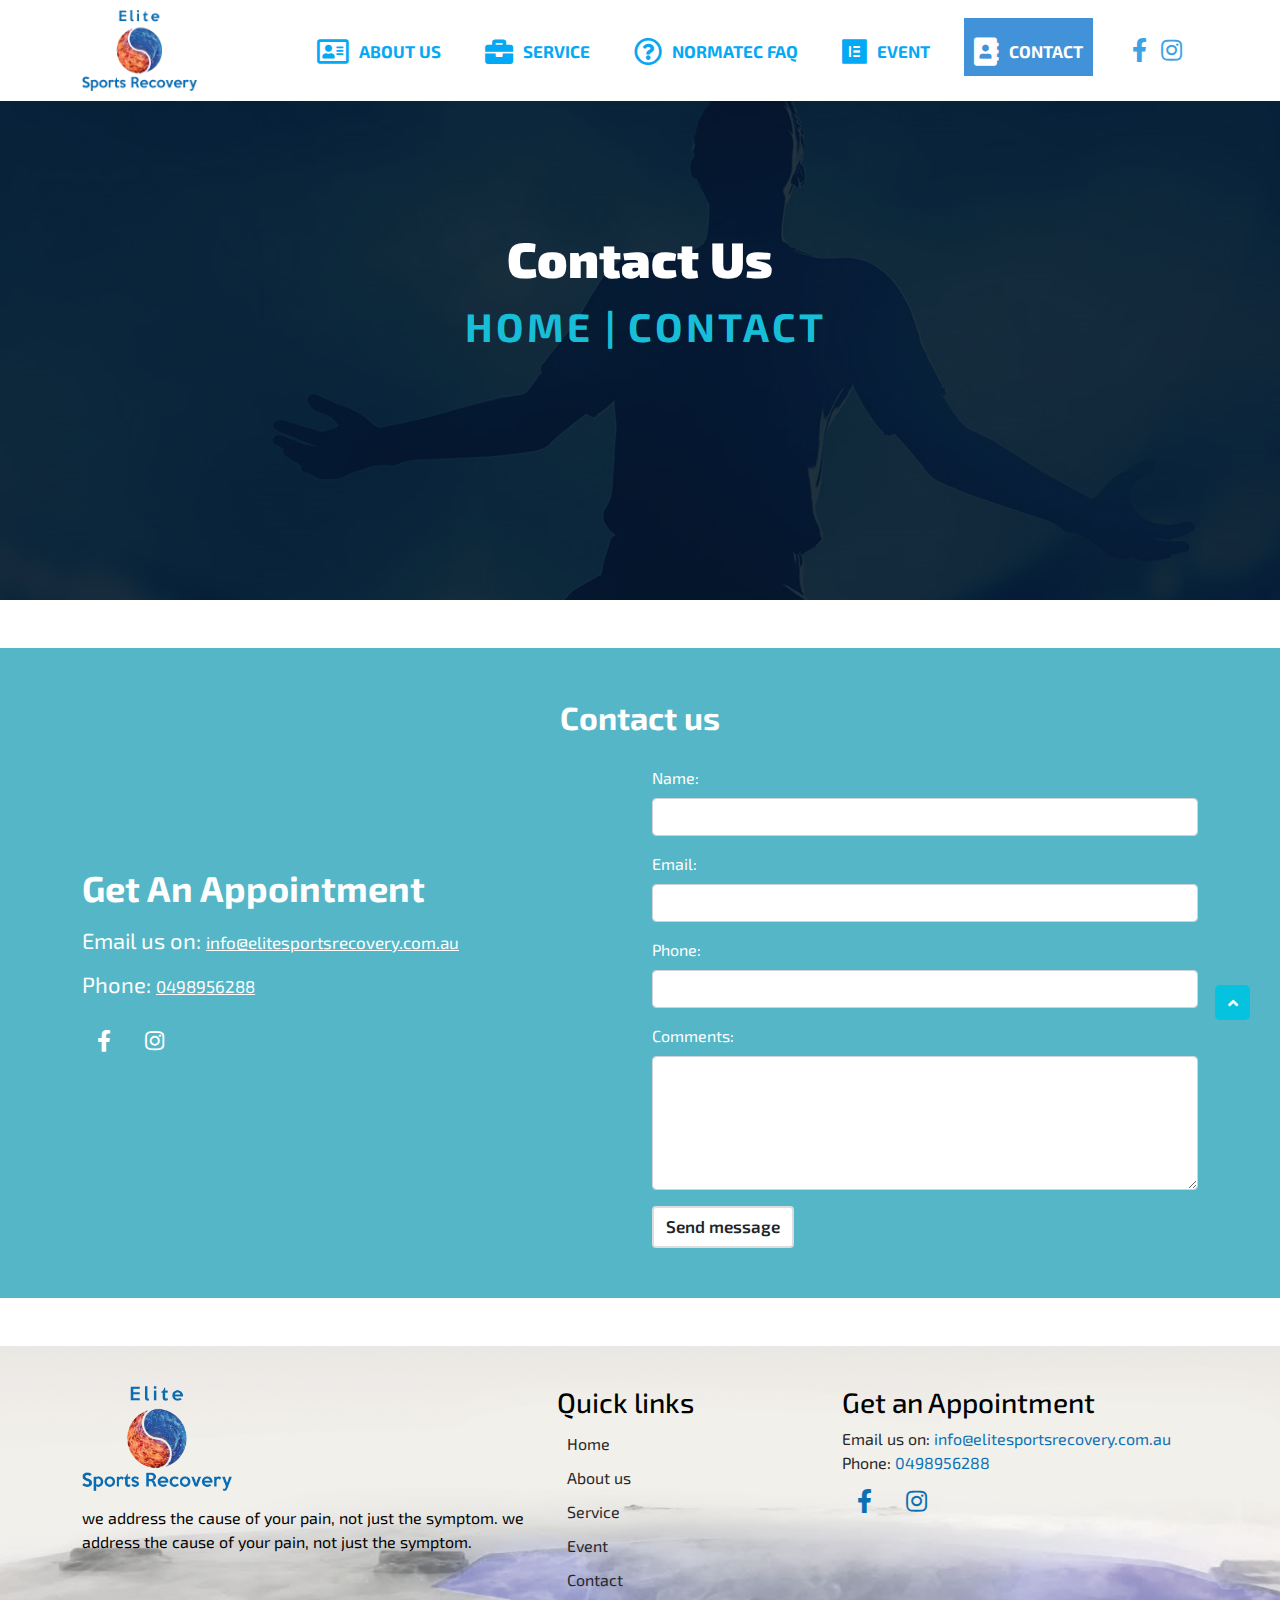
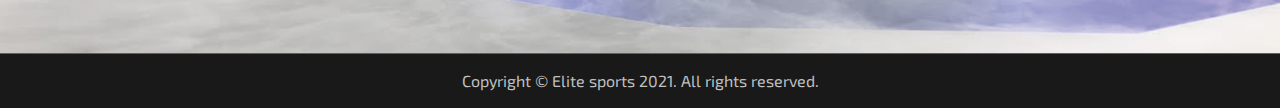
<file: contact.html>
<!DOCTYPE html>
<html lang="en">
<head>
	<meta charset="UTF-8">
	<meta name="viewport" content="width=device-width, initial-scale=1.0">
	<title>Elite Sports Recovery - Contact us</title>
	<link rel="shortcut icon" href="favicon.ico" type="image/x-icon">
	<!-- Bootstrap CSS -->
	<link href="assets/css/bootstrap.min.css" rel="stylesheet">

	<!-- Font awesome cdn -->
	<link rel="stylesheet" href="https://cdnjs.cloudflare.com/ajax/libs/font-awesome/5.15.3/css/all.min.css"/>
	
	<!-- Google font -->
	<link rel="preconnect" href="https://fonts.gstatic.com">
	<link href="https://fonts.googleapis.com/css2?family=Staatliches&display=swap" rel="stylesheet">
	<link href="https://fonts.googleapis.com/css2?family=Exo+2:wght@100;300;400;500;600&display=swap" rel="stylesheet">


	<!-- resource css link -->
	<link rel="stylesheet" href="assets/css/style.css">
	<link rel="stylesheet" href="assets/css/responsive.css">
</head>
<body>

	<a href="#0" class="scrollToTop"><i class="fas fa-angle-up"></i></a>

	<!-- ========== Header section start  =========== -->
	<div class="header-section">
		<div class="container">
			<div class="row">
				<div class="col-md-2">
					<div class="header-bottom-left">
						<a href="index.html"><img src="assets/img/logo.png" alt="logo"></a>
					</div>
				</div>
				<div class="col-md-9">
					<div class="header-bottom-right">
						<nav class="navbar navbar-expand-lg navbar-light">
							<button class="navbar-toggler" type="button" data-toggle="collapse" data-target="#navbarNav" aria-controls="navbarNav" aria-expanded="false" aria-label="Toggle navigation">
								<span class="navbar-toggler-icon"></span>
							</button>
							<div class="collapse navbar-collapse" id="navbarNav">
								<ul class="navbar-nav">
									<li class="nav-item"><a class="nav-link" href="about.html"><i class="far fa-address-card"></i>About us</a></li>
									<li class="nav-item"><a class="nav-link" href="service.html"><i class="fas fa-briefcase"></i>Service</a></li>
									<li class="nav-item"><a class="nav-link" href="event.html"><i class="far fa-question-circle"></i>NormaTec FAQ</a></li>
									<li class="nav-item"><a class="nav-link" href="event-2.html"><i class="fab fa-elementor"></i>Event</a></li>
									<li class="nav-item active"><a class="nav-link" href="contact.html"><i class="fas fa-address-book"></i>Contact</a></li>
								</ul>
							</div>
						</nav>
					</div>
				</div>

				<div class="col-md-1 d-flex align-content-center flex-wrap">
					<div class="header-social">
						<ul>
							<li class="m-0"><a href="#"><i class="fab fa-facebook-f"></i></a></li>
							<li class="m-0"><a href="https://www.instagram.com/elite_sportsrecovery/"><i class="fab fa-instagram"></i></a></li>
						</ul>
					</div>
				</div>
			</div>
		</div>
	</div>
	<!-- ============== Header section end ================-->


	<!-- ============== Banner section start ================-->
	<div class="banner-section about">
		<img src="assets/img/inner-landing-02.jpg" alt="banner image">
		<div class="container">
			<div class="row">
				<div class="col-md-12">
					<div class="banner-text">
						<h1>Contact us</h1>
						<p><span>Home |</span>Contact</p>
					</div>
				</div>
			</div>
		</div>
	</div>
	<!-- ============== Banner section end ================-->

	<!-- ============== Contact us section start ================-->
	<div class="contact-us-section mt-5 mb-5">
		<div class="container">
			<h2>Contact us</h2>
			<div class="row">
				<div class="col-md-6">
					<div class="contact-left">
						<h3>Get an Appointment</h3>
						<p>Email us on: <a href="mailto:info@elitesportsrecovery.com.au">info@elitesportsrecovery.com.au</a><br>
							Phone: <a href="tel:0498956288">0498956288</a></p>
						<div class="header-social contact">
							<ul>
								<li><a href="#"><i class="fab fa-facebook-f"></i></a></li>
								<li><a href="#"><i class="fab fa-instagram"></i></a></li>
							</ul>
						</div>
					</div>
				</div>
				<div class="col-md-6">
					<div class="contact-right">
						<form action="#" method="POST">
							<div class="mb-3">
								<label for="exampleFormControlInput1" class="form-label">Name:</label>
								<input type="text" class="form-control" id="exampleFormControlInput1">
							</div>
							<div class="mb-3">
								<label for="exampleFormControlInput2" class="form-label">Email:</label>
								<input type="email" class="form-control" id="exampleFormControlInput2">
							</div>
							<div class="mb-3">
								<label for="exampleFormControlInput3" class="form-label">Phone:</label>
								<input type="text" class="form-control" id="exampleFormControlInput3">
							</div>
							<div class="mb-3">
								<label for="exampleFormControlTextarea1" class="form-label">Comments:</label>
								<textarea class="form-control" id="exampleFormControlTextarea1" rows="5"></textarea>
							</div>

							<button type="submit" class="btn">Send message</button>
						</form>
					</div>		
				</div>
			</div>
		</div>
	</div>
	<!-- ============== Contact us section end ================-->



	<!-- ============== Footer section start ================-->
	<div class="footer-section mt-5">
		<div class="footer-top">
			<div class="container">
				<div class="row">
					<div class="col-md-5">
						<div class="footer-left">
							<a href="#"><img src="assets/img/logo.png" alt="logo"></a>
							<p>we address the cause of your pain, not just the symptom. we address the cause of your pain, not just the symptom.</p>
						</div>
					</div>
					<div class="col-md-3">
						<div class="footer-middle">
							<h3>Quick links</h3>
							<ul>
								<li><a href="index.html">Home</a></li>
								<li><a href="about.html">About us</a></li>
								<li><a href="service.html">Service</a></li>
								<li><a href="event.html">Event</a></li>
								<li><a href="contact.html">Contact</a></li>
							</ul>
						</div>
					</div>
					<div class="col-md-4">
						<div class="footer-right">
							<h3>Get an Appointment</h3>
							<p>Email us on: <a href="mailto:info@elitesportsrecovery.com.au">info@elitesportsrecovery.com.au</a><br>
							Phone: <a href="tel:0498956288">0498956288</a></p>
							<div class="header-social footer">
								<ul>
									<li><a href="#"><i class="fab fa-facebook-f"></i></a></li>
									<li><a href="https://www.instagram.com/elite_sportsrecovery/"><i class="fab fa-instagram"></i></a></li>
								</ul>
							</div>
						</div>
					</div>
				</div>
			</div>
		</div>

		<div class="footer-bottom">
			<div class="container">
				<div class="row">
					<div class="col-md-12">
						<div class="copyright-section">
							<p>Copyright © Elite sports 2021. All rights reserved.</p>
						</div>
					</div>
				</div>
			</div>
		</div>		
	</div>
	<!-- ============== Footer section end ================-->






	<script src="assets/js/jquery-3.5.1.min.js"></script>
	<script src="assets/js/popper.min.js"></script>
	<script src="assets/js/bootstrap.bundle.min.js"></script>
	<script src="assets/js/bootstrap.min.js"></script>

	<!-- Js resource -->
	<script src="assets/js/main.js"></script>

</body>
</html>
</file>
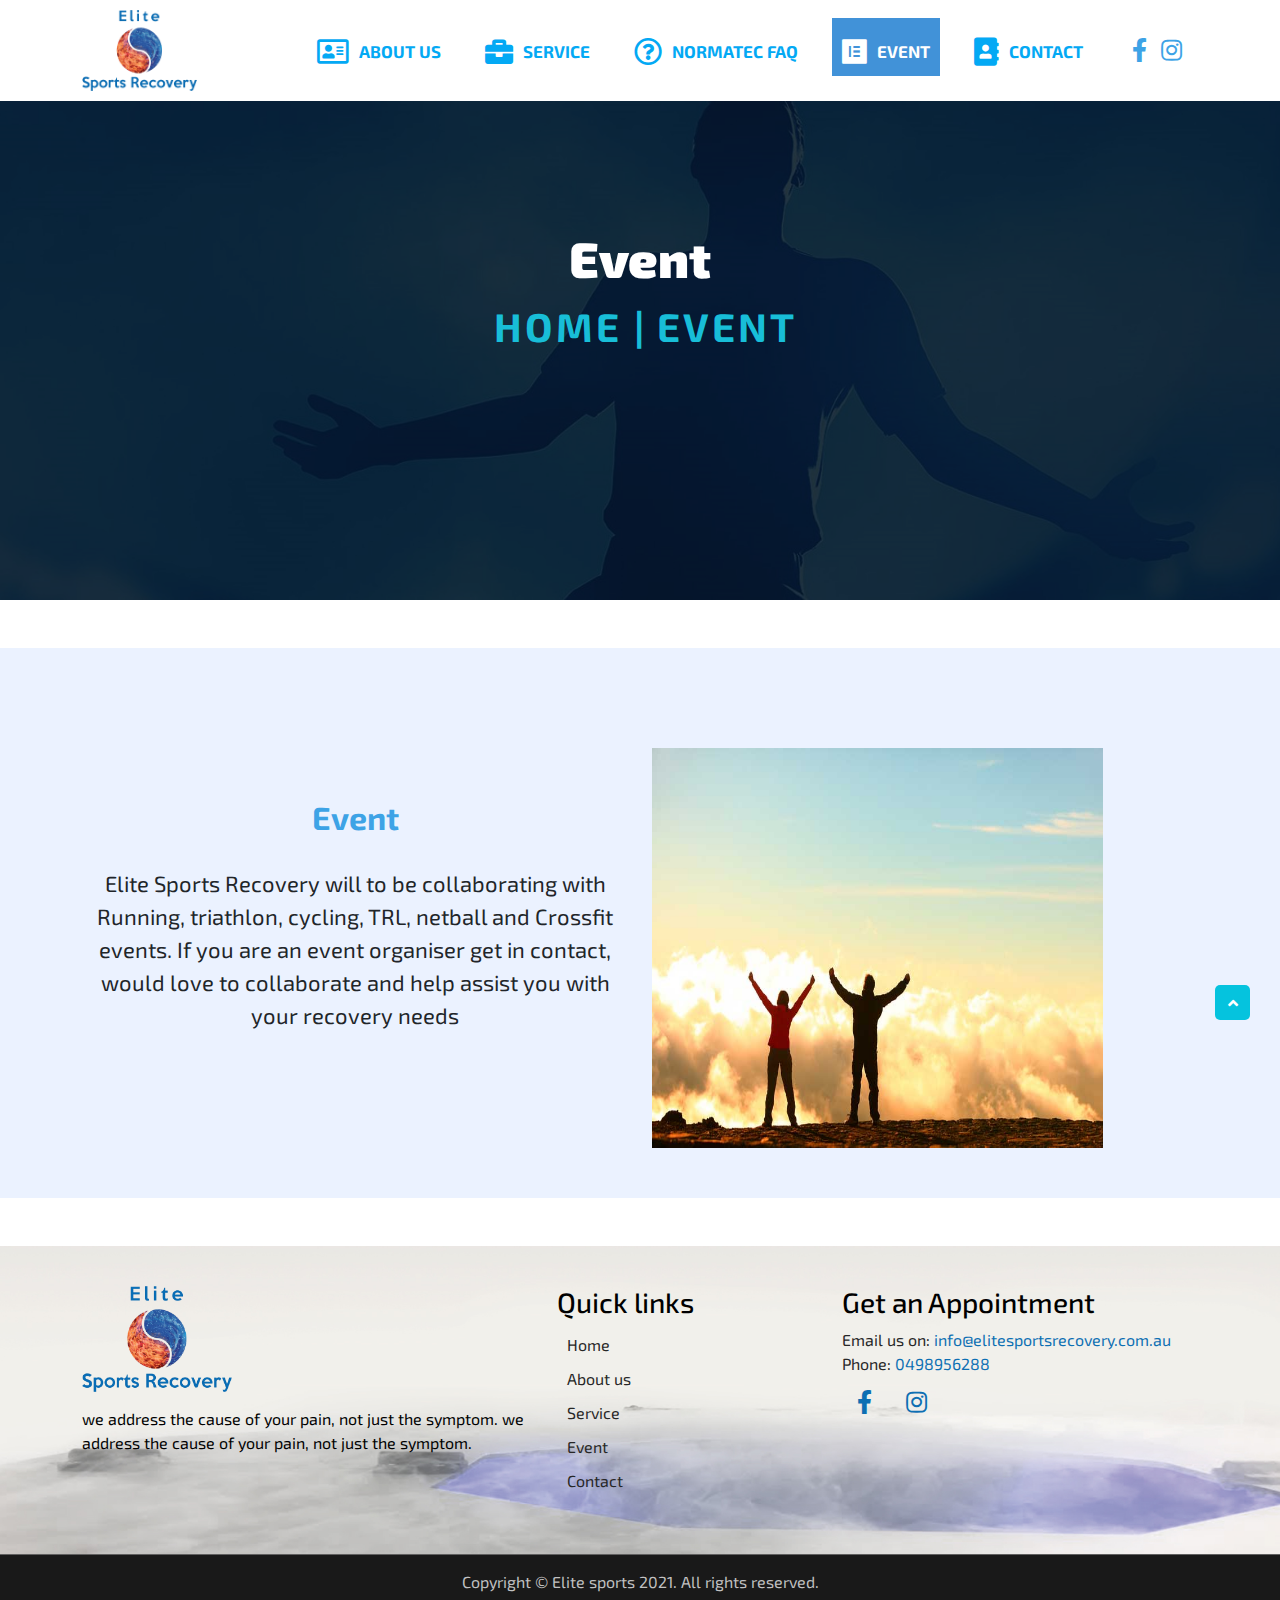
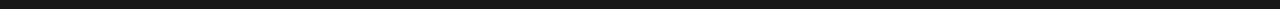
<file: event-2.html>
<!DOCTYPE html>
<html lang="en">
<head>
	<meta charset="UTF-8">
	<meta name="viewport" content="width=device-width, initial-scale=1.0">
	<title>Elite Sports Recovery - Event</title>
	<link rel="shortcut icon" href="favicon.ico" type="image/x-icon">
	<!-- Bootstrap CSS -->
	<link href="assets/css/bootstrap.min.css" rel="stylesheet">

	<!-- Font awesome cdn -->
	<link rel="stylesheet" href="https://cdnjs.cloudflare.com/ajax/libs/font-awesome/5.15.3/css/all.min.css"/>

	<!-- Google font -->
	<link rel="preconnect" href="https://fonts.gstatic.com">
	<link href="https://fonts.googleapis.com/css2?family=Staatliches&display=swap" rel="stylesheet">
	<link href="https://fonts.googleapis.com/css2?family=Exo+2:wght@100;300;400;500;600&display=swap" rel="stylesheet">


	<!-- resource css link -->
	<link rel="stylesheet" href="assets/css/style.css">
	<link rel="stylesheet" href="assets/css/responsive.css">
</head>
<body>

	<a href="#0" class="scrollToTop"><i class="fas fa-angle-up"></i></a>

	<!-- ========== Header section start  =========== -->
	<div class="header-section">
		<div class="container">
			<div class="row">
				<div class="col-md-2">
					<div class="header-bottom-left">
						<a href="index.html"><img src="assets/img/logo.png" alt="logo"></a>
					</div>
				</div>
				<div class="col-md-9">
					<div class="header-bottom-right">
						<nav class="navbar navbar-expand-lg navbar-light">
							<button class="navbar-toggler" type="button" data-toggle="collapse" data-target="#navbarNav" aria-controls="navbarNav" aria-expanded="false" aria-label="Toggle navigation">
								<span class="navbar-toggler-icon"></span>
							</button>
							<div class="collapse navbar-collapse" id="navbarNav">
								<ul class="navbar-nav">
									<li class="nav-item"><a class="nav-link" href="about.html"><i class="far fa-address-card"></i>About us</a></li>
									<li class="nav-item"><a class="nav-link" href="service.html"><i class="fas fa-briefcase"></i>Service</a></li>
									<li class="nav-item"><a class="nav-link" href="event.html"><i class="far fa-question-circle"></i>NormaTec FAQ</a></li>
									<li class="nav-item active"><a class="nav-link" href="event-2.html"><i class="fab fa-elementor"></i>Event</a></li>
									<li class="nav-item"><a class="nav-link" href="contact.html"><i class="fas fa-address-book"></i>Contact</a></li>
								</ul>
							</div>
						</nav>
					</div>
				</div>

				<div class="col-md-1 d-flex align-content-center flex-wrap">
					<div class="header-social">
						<ul>
							<li class="m-0"><a href="#"><i class="fab fa-facebook-f"></i></a></li>
							<li class="m-0"><a href="https://www.instagram.com/elite_sportsrecovery/"><i class="fab fa-instagram"></i></a></li>
						</ul>
					</div>
				</div>
			</div>
		</div>
	</div>
	<!-- ============== Header section end ================-->


	<!-- ============== Banner section start ================-->
	<div class="banner-section about">
		<img src="assets/img/inner-landing-02.jpg" alt="banner image">
		<div class="container">
			<div class="row">
				<div class="col-md-12">
					<div class="banner-text">
						<h1>Event</h1>
						<p><span>Home |</span>Event</p>
					</div>
				</div>
			</div>
		</div>
	</div>
	<!-- ============== Banner section end ================-->

	<!-- ============== Faq section start ================-->
	<div class="faq-section events mt-5 mb-5">
		<div class="container">
			<div class="row">
				<div class="col-md-6 d-flex align-content-center flex-wrap text-center">
					<h2>Event </h2>
					<p>Elite Sports Recovery will  to be collaborating with Running, triathlon, cycling, TRL, netball and Crossfit events. If you are an event organiser get in contact, would love to collaborate and help assist you with your recovery needs</p>
				</div>

				<div class="col-lg-5">
					<div class="faq-right">
						<img src="assets/img/freedom-2-people-clouds-.jpg" alt="freedom 2 people clouds">
					</div>
				</div>
			</div>
		</div>
	</div>	
	<!-- ============== Faq section end ================-->


	<!-- ============== Footer section start ================-->
	<div class="footer-section mt-5">
		<div class="footer-top">
			<div class="container">
				<div class="row">
					<div class="col-md-5">
						<div class="footer-left">
							<a href="#"><img src="assets/img/logo.png" alt="logo"></a>
							<p>we address the cause of your pain, not just the symptom. we address the cause of your pain, not just the symptom.</p>
						</div>
					</div>
					<div class="col-md-3">
						<div class="footer-middle">
							<h3>Quick links</h3>
							<ul>
								<li><a href="index.html">Home</a></li>
								<li><a href="about.html">About us</a></li>
								<li><a href="service.html">Service</a></li>
								<li><a href="event.html">Event</a></li>
								<li><a href="contact.html">Contact</a></li>
							</ul>
						</div>
					</div>
					<div class="col-md-4">
						<div class="footer-right">
							<h3>Get an Appointment</h3>
							<p>Email us on: <a href="mailto:info@elitesportsrecovery.com.au">info@elitesportsrecovery.com.au</a><br>
							Phone: <a href="tel:0498956288">0498956288</a></p>
							<div class="header-social footer">
								<ul>
									<li><a href="#"><i class="fab fa-facebook-f"></i></a></li>
									<li><a href="https://www.instagram.com/elite_sportsrecovery/"><i class="fab fa-instagram"></i></a></li>
								</ul>
							</div>
						</div>
					</div>
				</div>
			</div>
		</div>

		<div class="footer-bottom">
			<div class="container">
				<div class="row">
					<div class="col-md-12">
						<div class="copyright-section">
							<p>Copyright © Elite sports 2021. All rights reserved.</p>
						</div>
					</div>
				</div>
			</div>
		</div>		
	</div>
	<!-- ============== Footer section end ================-->






	<script src="assets/js/jquery-3.5.1.min.js"></script>
	<script src="assets/js/popper.min.js"></script>
	<script src="assets/js/bootstrap.bundle.min.js"></script>
	<script src="assets/js/bootstrap.min.js"></script>

	<!-- Js resource -->
	<script src="assets/js/main.js"></script>

</body>
</html>
</file>
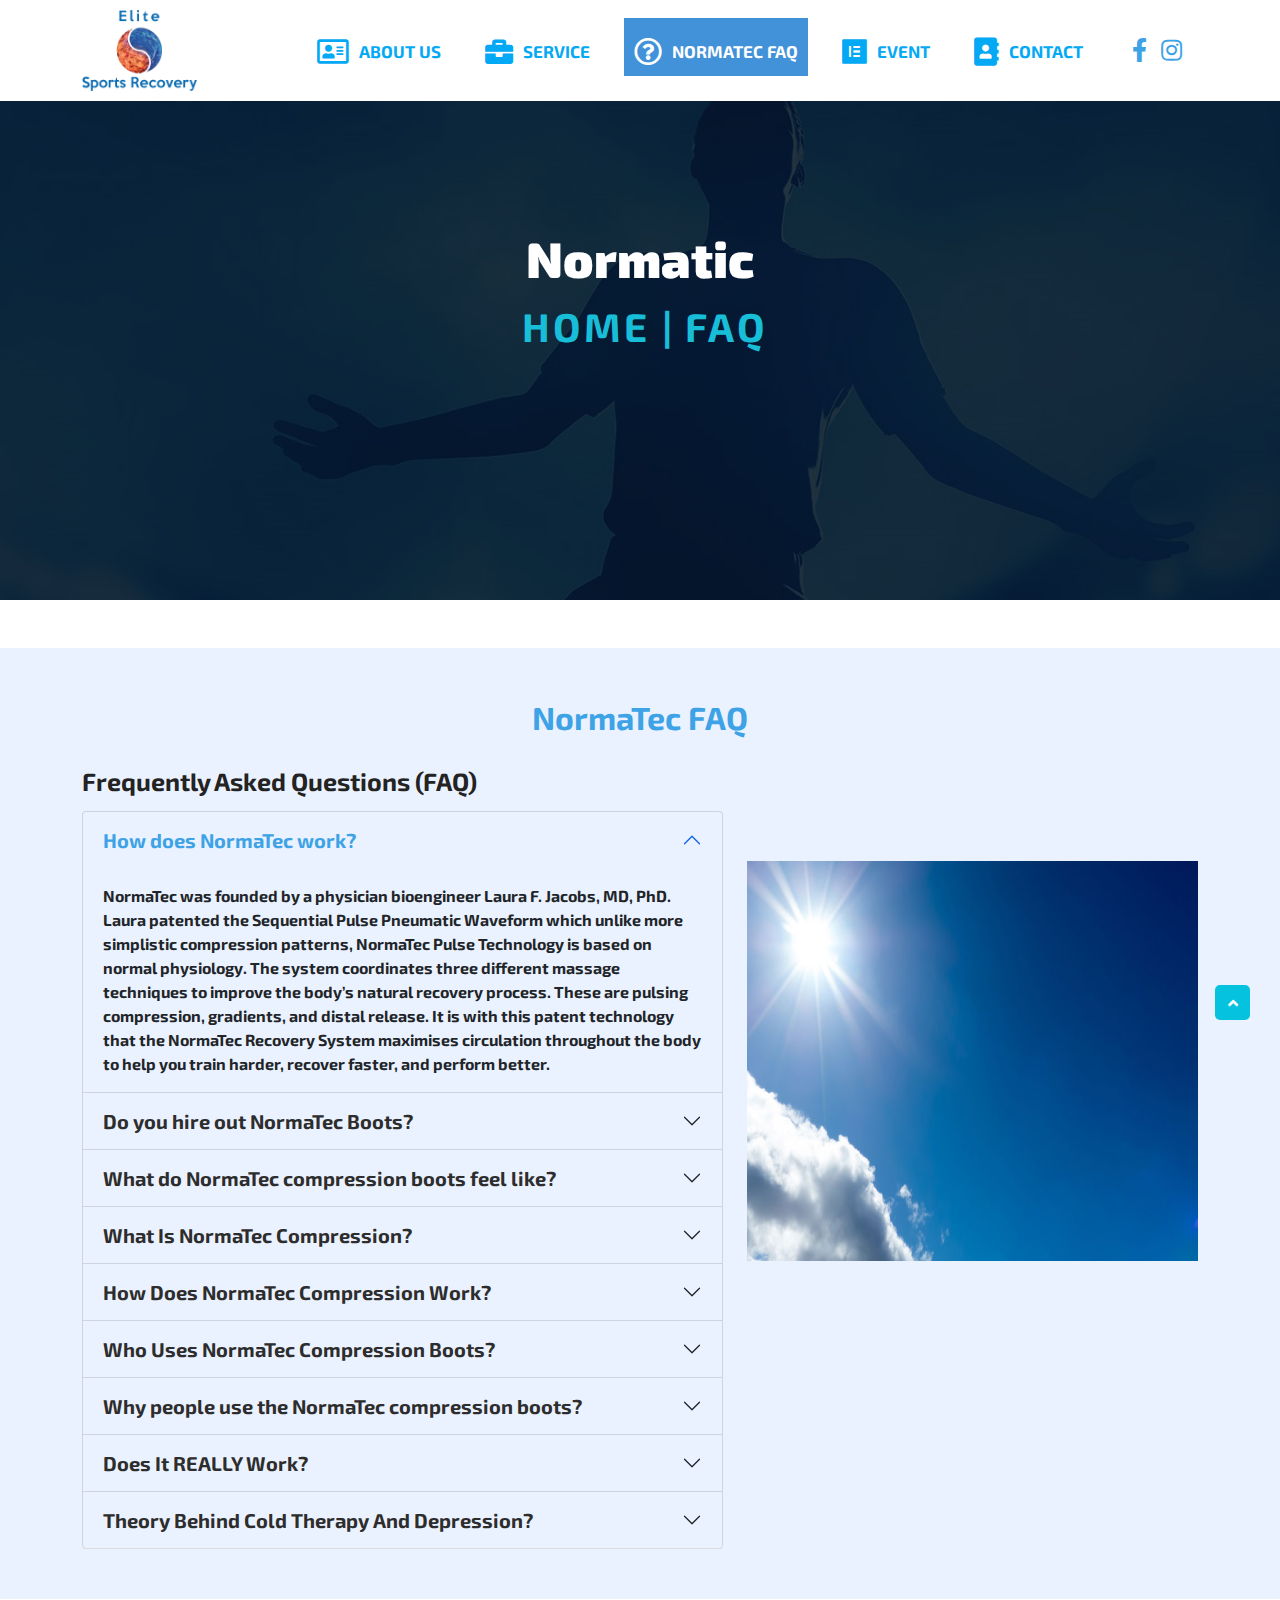
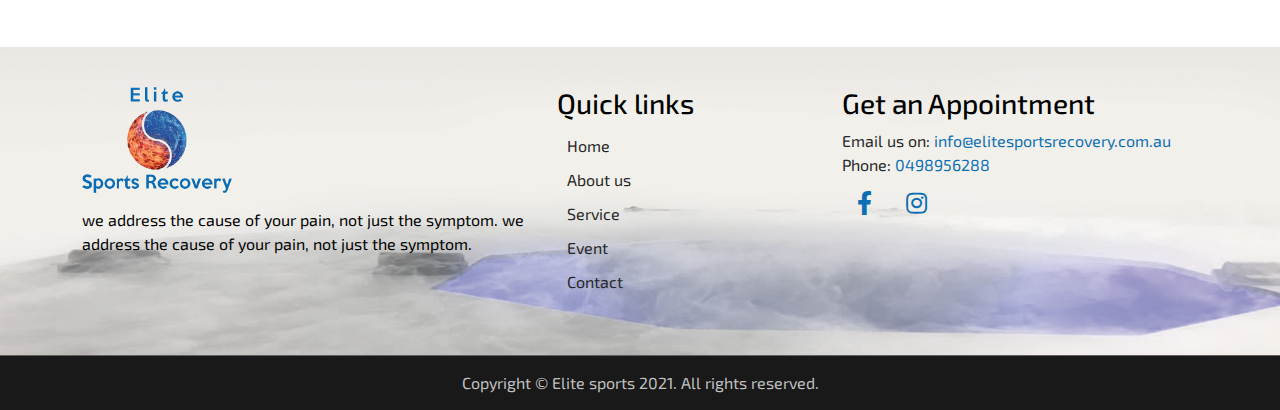
<file: event.html>
<!DOCTYPE html>
<html lang="en">
<head>
	<meta charset="UTF-8">
	<meta name="viewport" content="width=device-width, initial-scale=1.0">
	<title>Elite Sports Recovery - Event</title>
	<link rel="shortcut icon" href="favicon.ico" type="image/x-icon">
	<!-- Bootstrap CSS -->
	<link href="assets/css/bootstrap.min.css" rel="stylesheet">

	<!-- Font awesome cdn -->
	<link rel="stylesheet" href="https://cdnjs.cloudflare.com/ajax/libs/font-awesome/5.15.3/css/all.min.css"/>

	<!-- Google font -->
	<link rel="preconnect" href="https://fonts.gstatic.com">
	<link href="https://fonts.googleapis.com/css2?family=Staatliches&display=swap" rel="stylesheet">
	<link href="https://fonts.googleapis.com/css2?family=Exo+2:wght@100;300;400;500;600&display=swap" rel="stylesheet">


	<!-- resource css link -->
	<link rel="stylesheet" href="assets/css/style.css">
	<link rel="stylesheet" href="assets/css/responsive.css">
</head>
<body>

	<a href="#0" class="scrollToTop"><i class="fas fa-angle-up"></i></a>

	<!-- ========== Header section start  =========== -->
	<div class="header-section">
		<div class="container">
			<div class="row">
				<div class="col-md-2">
					<div class="header-bottom-left">
						<a href="index.html"><img src="assets/img/logo.png" alt="logo"></a>
					</div>
				</div>
				<div class="col-md-9">
					<div class="header-bottom-right">
						<nav class="navbar navbar-expand-lg navbar-light">
							<button class="navbar-toggler" type="button" data-toggle="collapse" data-target="#navbarNav" aria-controls="navbarNav" aria-expanded="false" aria-label="Toggle navigation">
								<span class="navbar-toggler-icon"></span>
							</button>
							<div class="collapse navbar-collapse" id="navbarNav">
								<ul class="navbar-nav">
									<li class="nav-item"><a class="nav-link" href="about.html"><i class="far fa-address-card"></i>About us</a></li>
									<li class="nav-item"><a class="nav-link" href="service.html"><i class="fas fa-briefcase"></i>Service</a></li>
									<li class="nav-item active"><a class="nav-link" href="event.html"><i class="far fa-question-circle"></i>NormaTec FAQ</a></li>
									<li class="nav-item"><a class="nav-link" href="event-2.html"><i class="fab fa-elementor"></i>Event</a></li>
									<li class="nav-item"><a class="nav-link" href="contact.html"><i class="fas fa-address-book"></i>Contact</a></li>
								</ul>
							</div>
						</nav>
					</div>
				</div>

				<div class="col-md-1 d-flex align-content-center flex-wrap">
					<div class="header-social">
						<ul>
							<li class="m-0"><a href="#"><i class="fab fa-facebook-f"></i></a></li>
							<li class="m-0"><a href="https://www.instagram.com/elite_sportsrecovery/"><i class="fab fa-instagram"></i></a></li>
						</ul>
					</div>
				</div>
			</div>
		</div>
	</div>
	<!-- ============== Header section end ================-->


	<!-- ============== Banner section start ================-->
	<div class="banner-section about">
		<img src="assets/img/inner-landing-02.jpg" alt="banner image">
		<div class="container">
			<div class="row">
				<div class="col-md-12">
					<div class="banner-text">
						<h1>Normatic</h1>
						<p><span>Home |</span>FAQ</p>
					</div>
				</div>
			</div>
		</div>
	</div>
	<!-- ============== Banner section end ================-->

	<!-- ============== Faq section start ================-->
	<div class="faq-section mt-5 mb-5">
		<h2>NormaTec FAQ</h2>
		<div class="container">
			<h3>Frequently Asked Questions (FAQ) </h3>
			<div class="row">
				<div class="col-lg-7">
					<div class="question-section">
						<div class="accordion" id="accordionExample">
							<div class="accordion-item">
							    <h2 class="accordion-header" id="headingOne">
							      <button class="accordion-button" type="button" data-bs-toggle="collapse" data-bs-target="#collapseOne" aria-expanded="true" aria-controls="collapseOne">
							        How does NormaTec work?
							      </button>
							    </h2>
							    <div id="collapseOne" class="accordion-collapse collapse show" aria-labelledby="headingOne" data-bs-parent="#accordionExample">
							      <div class="accordion-body">
							        <strong>NormaTec was founded by a physician bioengineer Laura F. Jacobs, MD, PhD. Laura patented the Sequential Pulse Pneumatic Waveform which unlike more simplistic compression patterns, NormaTec Pulse Technology is based on normal physiology. The system coordinates three different massage techniques to improve the body’s natural recovery process. These are pulsing compression, gradients, and distal release. It is with this patent technology that the NormaTec Recovery System maximises circulation throughout the body to help you train harder, recover faster, and perform better.</strong>
							      </div>
							    </div>
							</div>
							<div class="accordion-item">
							    <h2 class="accordion-header" id="headingTwo">
							      <button class="accordion-button collapsed" type="button" data-bs-toggle="collapse" data-bs-target="#collapseTwo" aria-expanded="false" aria-controls="collapseTwo">
							        Do you hire out NormaTec Boots?
							      </button>
							    </h2>
							    <div id="collapseTwo" class="accordion-collapse collapse" aria-labelledby="headingTwo" data-bs-parent="#accordionExample">
							      <div class="accordion-body">
							        <strong>Yes we do! Have an injury and want to get on top of it at home? Have a race, comp or event and want to take them away with you? Or have a busy life and always on your feet? We now hire out the normatec boots so you can use them whenever you like during your hire period.</strong>
							      </div>
							    </div>
							</div>
							<div class="accordion-item">
							    <h2 class="accordion-header" id="headingThree">
							      <button class="accordion-button collapsed" type="button" data-bs-toggle="collapse" data-bs-target="#collapseThree" aria-expanded="false" aria-controls="collapseThree">
							        What do NormaTec compression boots feel like?
							      </button>
							    </h2>
							    <div id="collapseThree" class="accordion-collapse collapse" aria-labelledby="headingThree" data-bs-parent="#accordionExample">
							      <div class="accordion-body">
							        <strong>We gets asked this atleast once a day. So here is what I think it feels like...<br>The initial feeling is like a blood pressure cuff being inflated around your ankle. This feeling then subsides and the inflation slowly works up the legs. Over the course of the session, the boots feel like a deep pressure massage over the leg. The graduated pressure is soothing, relaxing and calming. Its not until you take the boots off that you experience the light weightless feeling through the legs.</strong>
							      </div>
							    </div>
							</div>
							<div class="accordion-item">
							    <h2 class="accordion-header" id="headingFour">
							      <button class="accordion-button collapsed" type="button" data-bs-toggle="collapse" data-bs-target="#collapseFour" aria-expanded="false" aria-controls="collapseFour">
							        What Is NormaTec Compression?
							      </button>
							    </h2>
							    <div id="collapseFour" class="accordion-collapse collapse" aria-labelledby="headingFour" data-bs-parent="#accordionExample">
							      <div class="accordion-body">
							        <strong>NormaTec compression boots were originally founded as a medical device. The technology was developed by a physician bioengineer with the goal to help improve blood flow and speed up the recovery progress. Increased amount of research, it is now a clinically proven treatment to increase circulation, reduce soreness and help athletes perform at their best.</strong>
							      </div>
							    </div>
							</div>
							<div class="accordion-item">
							    <h2 class="accordion-header" id="headingFive">
							      <button class="accordion-button collapsed" type="button" data-bs-toggle="collapse" data-bs-target="#collapseFive" aria-expanded="false" aria-controls="collapseFive">
							        How Does NormaTec Compression Work?
							      </button>
							    </h2>
							    <div id="collapseFive" class="accordion-collapse collapse" aria-labelledby="headingFive" data-bs-parent="#accordionExample">
							      <div class="accordion-body">
							        <strong>NormaTec uses patent PULSE Massage Pattern which uses 3 techniques.<br>Pulsing<br>Distal release<br>Gradients<br>Pulsing<br>Instead of squeezing the legs to transport fluid out, NormaTec uses a pulsing mechanism which mimics the naturally occuring muscle pump within our body.<br><br>Gradients<br>lymphatic vessels have one-way valves that prevent fluid backflow. The pulse technology uses hold pressures to keep everything flowing in the right direction and prevent backflow.This feature also enables maximum pressure in each zone over the legs.<br><br>Distal Release<br>Static pressure can have a negative effect on circulatory flow if it is maintained for too long. NormaTec uses 'Sequential Pulse Technology' which releases hold pressures once they are no longer needed to the backflow.This ensures that each portion of the limb gains maximal rest time between compression cycles.</strong>
							      </div>
							    </div>
							</div>
							<div class="accordion-item">
							    <h2 class="accordion-header" id="headingSix">
							      <button class="accordion-button collapsed" type="button" data-bs-toggle="collapse" data-bs-target="#collapseSix" aria-expanded="false" aria-controls="collapseSix">
							       Who Uses NormaTec Compression Boots?
							      </button>
							    </h2>
							    <div id="collapseSix" class="accordion-collapse collapse" aria-labelledby="headingSix" data-bs-parent="#accordionExample">
							      <div class="accordion-body">
							        <strong>NormaTec boots are used by a wide variety of people. They are very few contraindications meaning they are right for lots of people for lots of reasons.</strong>
							      </div>
							    </div>
							</div>
							<div class="accordion-item">
							    <h2 class="accordion-header" id="headingSeven">
							      <button class="accordion-button collapsed" type="button" data-bs-toggle="collapse" data-bs-target="#collapseSeven" aria-expanded="false" aria-controls="collapseSeven">
							       Why people use the NormaTec compression boots?
							      </button>
							    </h2>
							    <div id="collapseSeven" class="accordion-collapse collapse" aria-labelledby="headingSeven" data-bs-parent="#accordionExample">
							      <div class="accordion-body">
							        <strong>Pregnant and wish to decrease fluid build up in the legs. This is particularly problematic for ladies in their third trimester Weekend warriors and athletes who have been training hard and have sore legs People who are on their feet all day and have tied / sore legs Those who sit at a desk all day and have fluid build up or poor circulation in their legs Runners, cyclists, swimmers or crossfitters who are trying to freshen their legs prior to an event or race</strong>
							      </div>
							    </div>
							</div>
							<div class="accordion-item">
							    <h2 class="accordion-header" id="headingEight">
							      <button class="accordion-button collapsed" type="button" data-bs-toggle="collapse" data-bs-target="#collapseEight" aria-expanded="false" aria-controls="collapseEight">
							       Does It REALLY Work?
							      </button>
							    </h2>
							    <div id="collapseEight" class="accordion-collapse collapse" aria-labelledby="headingEight" data-bs-parent="#accordionExample">
							      <div class="accordion-body">
							        <strong>NormaTec compression therapy is clinically proven by a range of research studies. Research has revealed that NormaTec aids to:<br>Lessen pain sensitivity. Therefore accelerating recovery by reducing muscle soreness from pressure stimuli Treat DOMS. A 30min session in the NormaTec compression boots increases blood flow possibility making it a viable management of DOMS Clear metabolites Passively. NormaTec compression significantly lower blood lactate levels Gene Expression in Muscle Tissue. NormaTec upgregulates rps^ and downregulates Stat1. This may assist with a positive adaptive response to exercise Upgregulates PGC-1a and eNOS. A 60min session has been proven to achieve this with biopsy samples Improve Endothelial Function. A single session improves conduit artery endothelial function systematically and improve RH blood flow Decreases Muscle Fatigue After Exercise. Increases Flexibility and skeletal muscle oxidative stress during recovery from heavy resistance training Increased Range of Motion. NormaTec rapidly enhances acute range of motion with less discomfort and time</strong>
							      </div>
							    </div>
							</div>

							<div class="accordion-item">
							    <h2 class="accordion-header" id="headingNine">
							      <button class="accordion-button collapsed" type="button" data-bs-toggle="collapse" data-bs-target="#collapseNine" aria-expanded="false" aria-controls="collapseNine">
							       Theory Behind Cold Therapy And Depression?
							      </button>
							    </h2>
							    <div id="collapseNine" class="accordion-collapse collapse" aria-labelledby="headingNine" data-bs-parent="#accordionExample">
							      <div class="accordion-body">
							        <strong>There is a theory that overtime through evolution, humans lack a lifestyle where physiological stressors that primates were previously exposed to are experienced (e.g. changes in body temperature experienced from a cold swim). This proposes the theory that a reduction in 'thermal exercise' may cause inadequate functioning of the brain. The second thought, is that our genetic makeup predisposes some people to this phenomenon more than others.<br>Exposing our body to the cold has a range of health benefits which may include reducing swelling, inflammation and muscle soreness, improving sleep hygiene, attention and strengthening of the immune system.<br>Recent evidence has also investigated the impact that cold therapy may have on our mood and symptoms of depression.<br>The sympathetic nervous system is activated when our body is exposed to the cold. Exposure to cold also increases the amount of beta-endorphin and noradrenaline in the blood, both of which have an impact on our mood. Our skin has a high density of cold receptors. By exposing our skin to the cold, our body receives an influx of impulses from peripheral nerve endings to the brain. According to research from the Journal of Medical Hypotheses, this could also result in an anti-depressive effect.<br>As well as a positive impact on depression, cold therapy was also found to have a significant analgesic effect according the the Journal of Medical Hypotheses. An advantage of cold therapy over traditional medicinal management tools for pain management is that it does not appear to have noticeable side effects or cause dependence. For many Australians, chronic pain and depression are inevitably linked. This therefore provides another avenue to support the use of cold therapy as a tool to help stabilise your mood.</strong>
							      </div>
							    </div>
							</div>
						</div>
					</div>
				</div>

				<div class="col-lg-5">
					<div class="faq-right">
						<img src="assets/img/clear-sunshine.jpg" alt="clear sunshine">
					</div>
				</div>
			</div>
		</div>
	</div>	
	<!-- ============== Faq section end ================-->


	<!-- ============== Footer section start ================-->
	<div class="footer-section mt-5">
		<div class="footer-top">
			<div class="container">
				<div class="row">
					<div class="col-md-5">
						<div class="footer-left">
							<a href="#"><img src="assets/img/logo.png" alt="logo"></a>
							<p>we address the cause of your pain, not just the symptom. we address the cause of your pain, not just the symptom.</p>
						</div>
					</div>
					<div class="col-md-3">
						<div class="footer-middle">
							<h3>Quick links</h3>
							<ul>
								<li><a href="index.html">Home</a></li>
								<li><a href="about.html">About us</a></li>
								<li><a href="service.html">Service</a></li>
								<li><a href="event.html">Event</a></li>
								<li><a href="contact.html">Contact</a></li>
							</ul>
						</div>
					</div>
					<div class="col-md-4">
						<div class="footer-right">
							<h3>Get an Appointment</h3>
							<p>Email us on: <a href="mailto:info@elitesportsrecovery.com.au">info@elitesportsrecovery.com.au</a><br>
							Phone: <a href="tel:0498956288">0498956288</a></p>
							<div class="header-social footer">
								<ul>
									<li><a href="#"><i class="fab fa-facebook-f"></i></a></li>
									<li><a href="https://www.instagram.com/elite_sportsrecovery/"><i class="fab fa-instagram"></i></a></li>
								</ul>
							</div>
						</div>
					</div>
				</div>
			</div>
		</div>

		<div class="footer-bottom">
			<div class="container">
				<div class="row">
					<div class="col-md-12">
						<div class="copyright-section">
							<p>Copyright © Elite sports 2021. All rights reserved.</p>
						</div>
					</div>
				</div>
			</div>
		</div>		
	</div>
	<!-- ============== Footer section end ================-->






	<script src="assets/js/jquery-3.5.1.min.js"></script>
	<script src="assets/js/popper.min.js"></script>
	<script src="assets/js/bootstrap.bundle.min.js"></script>
	<script src="assets/js/bootstrap.min.js"></script>

	<!-- Js resource -->
	<script src="assets/js/main.js"></script>

</body>
</html>
</file>
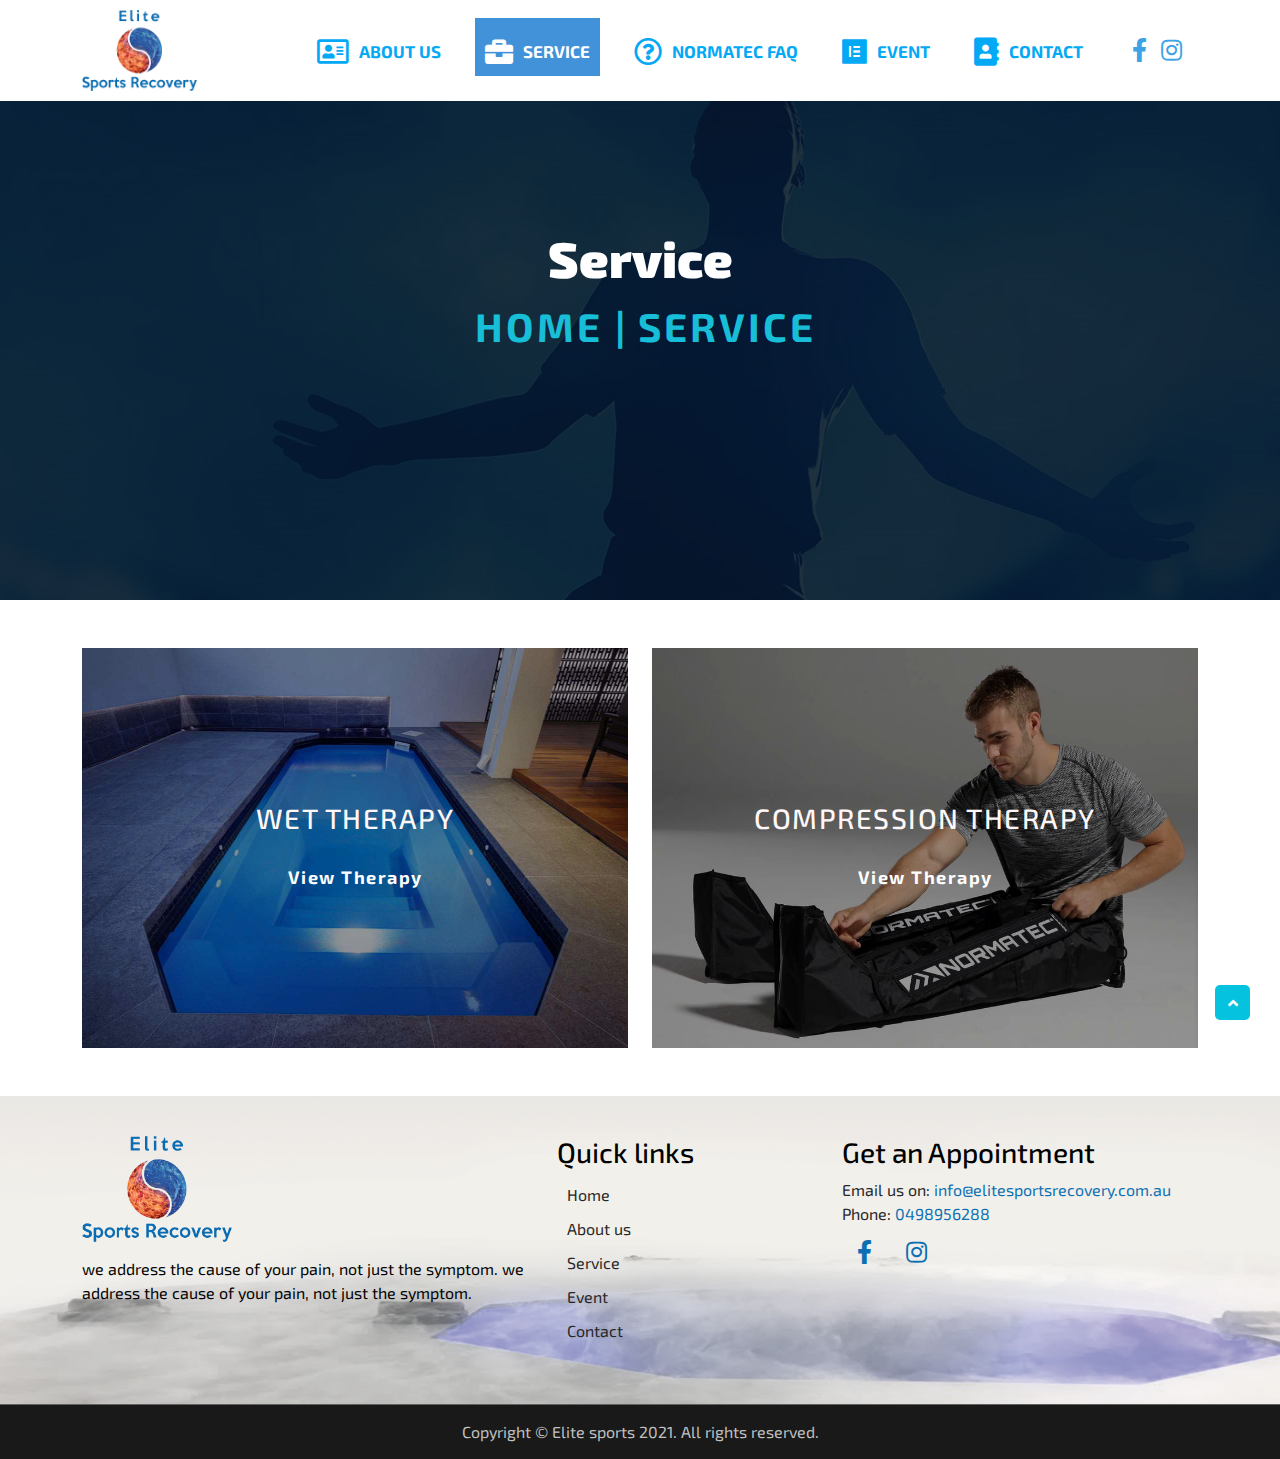
<file: service.html>
<!DOCTYPE html>
<html lang="en">
<head>
	<meta charset="UTF-8">
	<meta name="viewport" content="width=device-width, initial-scale=1.0">
	<title>Elite Sports Recovery - Service</title>
	<link rel="shortcut icon" href="favicon.ico" type="image/x-icon">
	<!-- Bootstrap CSS -->
	<link href="assets/css/bootstrap.min.css" rel="stylesheet">

	<!-- Font awesome cdn -->
	<link rel="stylesheet" href="https://cdnjs.cloudflare.com/ajax/libs/font-awesome/5.15.3/css/all.min.css"/>

	<!-- Google font -->
	<link rel="preconnect" href="https://fonts.gstatic.com">
	<link href="https://fonts.googleapis.com/css2?family=Staatliches&display=swap" rel="stylesheet">
	<link href="https://fonts.googleapis.com/css2?family=Exo+2:wght@100;300;400;500;600&display=swap" rel="stylesheet">


	<!-- resource css link -->
	<link rel="stylesheet" href="assets/css/style.css">
	<link rel="stylesheet" href="assets/css/responsive.css">
</head>
<body>

	<a href="#0" class="scrollToTop"><i class="fas fa-angle-up"></i></a>

	<!-- ========== Header section start  =========== -->
	<div class="header-section">
		<div class="container">
			<div class="row">
				<div class="col-md-2">
					<div class="header-bottom-left">
						<a href="index.html"><img src="assets/img/logo.png" alt="logo"></a>
					</div>
				</div>
				<div class="col-md-9">
					<div class="header-bottom-right">
						<nav class="navbar navbar-expand-lg navbar-light">
							<button class="navbar-toggler" type="button" data-toggle="collapse" data-target="#navbarNav" aria-controls="navbarNav" aria-expanded="false" aria-label="Toggle navigation">
								<span class="navbar-toggler-icon"></span>
							</button>
							<div class="collapse navbar-collapse" id="navbarNav">
								<ul class="navbar-nav">
									<li class="nav-item"><a class="nav-link" href="about.html"><i class="far fa-address-card"></i>About us</a></li>
									<li class="nav-item active"><a class="nav-link" href="service.html"><i class="fas fa-briefcase"></i>Service</a></li>
									<li class="nav-item"><a class="nav-link" href="event.html"><i class="far fa-question-circle"></i>NormaTec FAQ</a></li>
									<li class="nav-item"><a class="nav-link" href="event-2.html"><i class="fab fa-elementor"></i>Event</a></li>
									<li class="nav-item"><a class="nav-link" href="contact.html"><i class="fas fa-address-book"></i>Contact</a></li>
								</ul>
							</div>
						</nav>
					</div>
				</div>

				<div class="col-md-1 d-flex align-content-center flex-wrap">
					<div class="header-social">
						<ul>
							<li class="m-0"><a href="#"><i class="fab fa-facebook-f"></i></a></li>
							<li class="m-0"><a href="https://www.instagram.com/elite_sportsrecovery/"><i class="fab fa-instagram"></i></a></li>
						</ul>
					</div>
				</div>
			</div>
		</div>
	</div>
	<!-- ============== Header section end ================-->


	<!-- ============== Banner section start ================-->
	<div class="banner-section about">
		<img src="assets/img/inner-landing-02.jpg" alt="banner image">
		<div class="container">
			<div class="row">
				<div class="col-md-12">
					<div class="banner-text">
						<h1>Service</h1>
						<p><span>Home |</span>Service</p>
					</div>
				</div>
			</div>
		</div>
	</div>
	<!-- ============== Banner section end ================-->


	<!-- ============== Therapy section start ================-->
	<div class="therapy-section mt-5">
		<div class="container">
			<div class="row">
				<div class="col-md-6">
					<div class="wet-therapy-section">
						<img src="assets/img/cold-spa-blue.jpg" alt="therapy picture">
						<a href="therapy.html">
						<h3>Wet therapy</h3>
						<p>View therapy</p></a>		
					</div>
				</div>

				<div class="col-md-6">
					<div class="wet-therapy-section">
						<img src="assets/img/normatec-boots.jpg" alt="therapy picture">
						<a href="compression.html">
						<h3>Compression Therapy</h3>
						<p>View therapy</p></a>

					</div>
				</div>
			</div>
		</div>
	</div>
	<!-- ============== Therapy section end ================-->



	<!-- ============== Footer section start ================-->
	<div class="footer-section mt-5">
		<div class="footer-top">
			<div class="container">
				<div class="row">
					<div class="col-md-5">
						<div class="footer-left">
							<a href="#"><img src="assets/img/logo.png" alt="logo"></a>
							<p>we address the cause of your pain, not just the symptom. we address the cause of your pain, not just the symptom.</p>
						</div>
					</div>
					<div class="col-md-3">
						<div class="footer-middle">
							<h3>Quick links</h3>
							<ul>
								<li><a href="index.html">Home</a></li>
								<li><a href="about.html">About us</a></li>
								<li><a href="service.html">Service</a></li>
								<li><a href="event.html">Event</a></li>
								<li><a href="contact.html">Contact</a></li>
							</ul>
						</div>
					</div>
					<div class="col-md-4">
						<div class="footer-right">
							<h3>Get an Appointment</h3>
							<p>Email us on: <a href="mailto:info@elitesportsrecovery.com.au">info@elitesportsrecovery.com.au</a><br>
							Phone: <a href="tel:0498956288">0498956288</a></p>
							<div class="header-social footer">
								<ul>
									<li><a href="#"><i class="fab fa-facebook-f"></i></a></li>
									<li><a href="https://www.instagram.com/elite_sportsrecovery/"><i class="fab fa-instagram"></i></a></li>
								</ul>
							</div>
						</div>
					</div>
				</div>
			</div>
		</div>

		<div class="footer-bottom">
			<div class="container">
				<div class="row">
					<div class="col-md-12">
						<div class="copyright-section">
							<p>Copyright © Elite sports 2021. All rights reserved.</p>
						</div>
					</div>
				</div>
			</div>
		</div>		
	</div>
	<!-- ============== Footer section end ================-->





	<script src="assets/js/jquery-3.5.1.min.js"></script>
	<script src="assets/js/popper.min.js"></script>
	<script src="assets/js/bootstrap.bundle.min.js"></script>
	<script src="assets/js/bootstrap.min.js"></script>

	<!-- Js resource -->
	<script src="assets/js/main.js"></script>

</body>
</html>
</file>
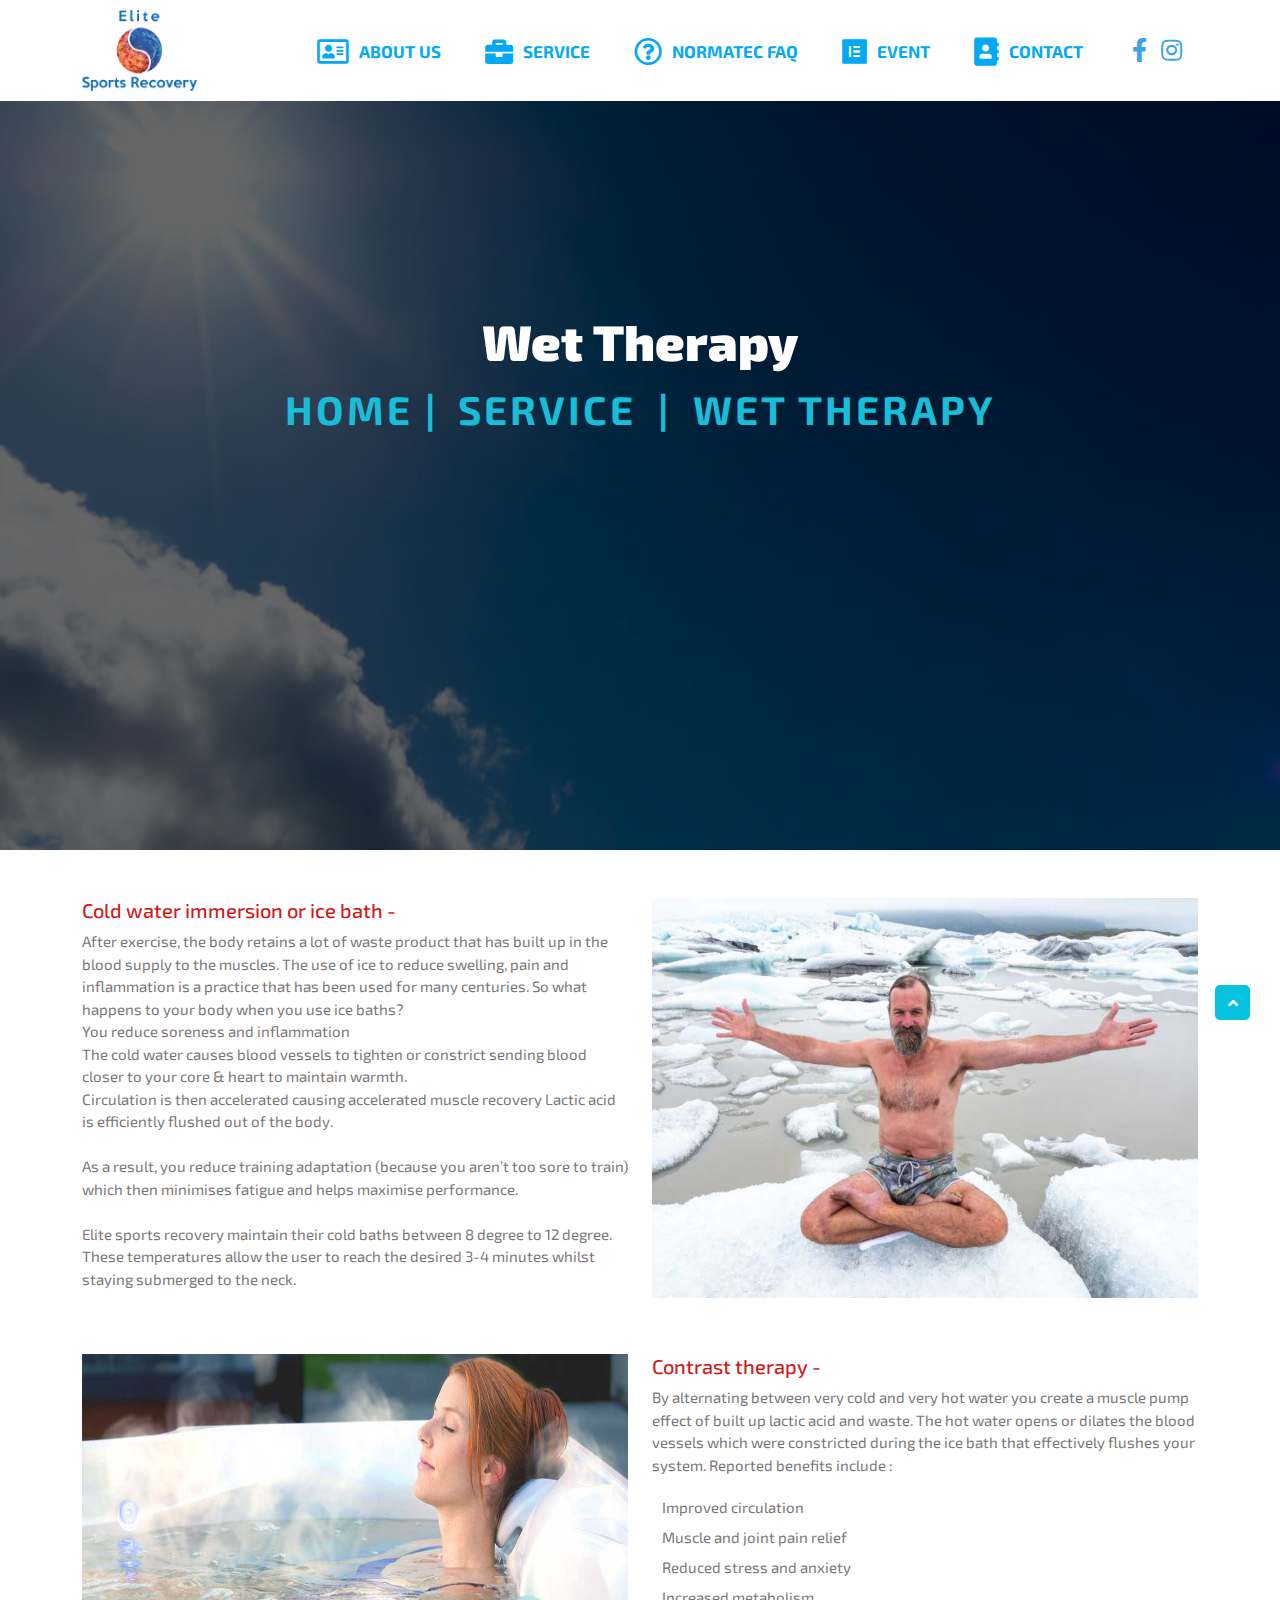
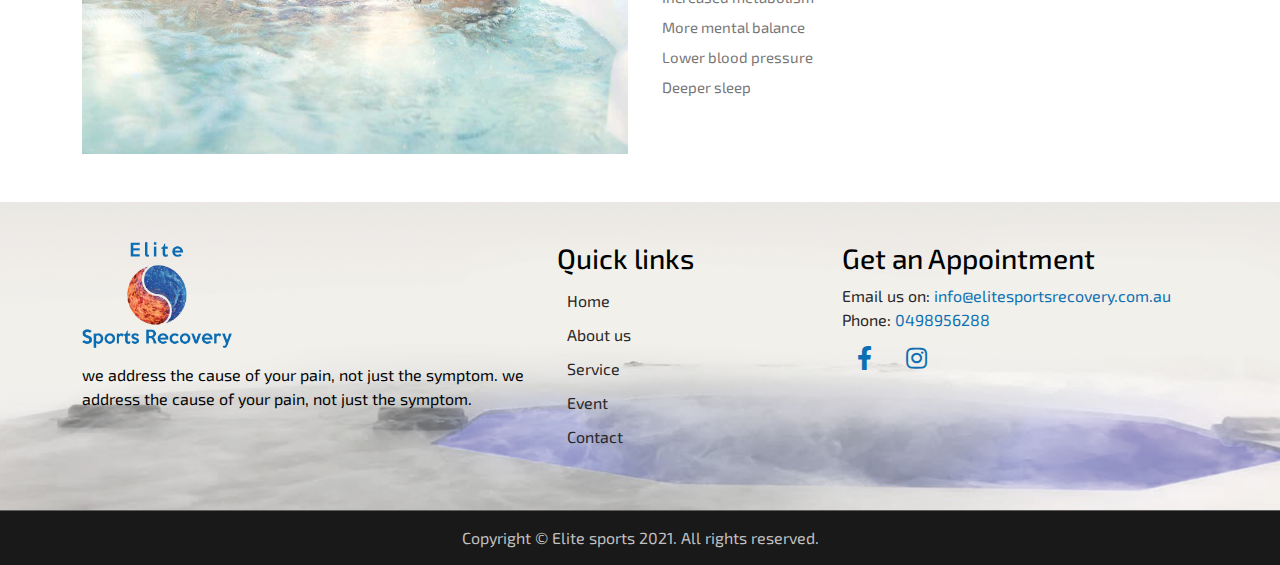
<file: therapy.html>
<!DOCTYPE html>
<html lang="en">
<head>
	<meta charset="UTF-8">
	<meta name="viewport" content="width=device-width, initial-scale=1.0">
	<title>Elite Sports Recovery - Home</title>
	<link rel="shortcut icon" href="favicon.ico" type="image/x-icon">
	<!-- Bootstrap CSS -->
	<link href="assets/css/bootstrap.min.css" rel="stylesheet">

	<!-- Font awesome cdn -->
	<link rel="stylesheet" href="https://cdnjs.cloudflare.com/ajax/libs/font-awesome/5.15.3/css/all.min.css"/>

	<!-- Google font -->
	<link rel="preconnect" href="https://fonts.gstatic.com">
	<link href="https://fonts.googleapis.com/css2?family=Staatliches&display=swap" rel="stylesheet">
	<link href="https://fonts.googleapis.com/css2?family=Exo+2:wght@100;300;400;500;600&display=swap" rel="stylesheet">

	<!-- resource css link -->
	<link rel="stylesheet" href="assets/css/style.css">
	<link rel="stylesheet" href="assets/css/responsive.css">
</head>
<body>

	<a href="#0" class="scrollToTop"><i class="fas fa-angle-up"></i></a>

	<!-- ========== Header section start  =========== -->
	<div class="header-section">
		<div class="container">
			<div class="row">
				<div class="col-md-2">
					<div class="header-bottom-left">
						<a href="index.html"><img src="assets/img/logo.png" alt="logo"></a>
					</div>
				</div>
				<div class="col-md-9">
					<div class="header-bottom-right">
						<nav class="navbar navbar-expand-lg navbar-light">
							<button class="navbar-toggler" type="button" data-toggle="collapse" data-target="#navbarNav" aria-controls="navbarNav" aria-expanded="false" aria-label="Toggle navigation">
								<span class="navbar-toggler-icon"></span>
							</button>
							<div class="collapse navbar-collapse" id="navbarNav">
								<ul class="navbar-nav">
									<li class="nav-item"><a class="nav-link" href="about.html"><i class="far fa-address-card"></i>About us</a></li>
									<li class="nav-item"><a class="nav-link" href="service.html"><i class="fas fa-briefcase"></i>Service</a></li>
									<li class="nav-item"><a class="nav-link" href="event.html"><i class="far fa-question-circle"></i>NormaTec FAQ</a></li>
									<li class="nav-item"><a class="nav-link" href="event-2.html"><i class="fab fa-elementor"></i>Event</a></li>
									<li class="nav-item"><a class="nav-link" href="contact.html"><i class="fas fa-address-book"></i>Contact</a></li>
								</ul>
							</div>
						</nav>
					</div>
				</div>

				<div class="col-md-1 d-flex align-content-center flex-wrap">
					<div class="header-social">
						<ul>
							<li class="m-0"><a href="#"><i class="fab fa-facebook-f"></i></a></li>
							<li class="m-0"><a href="https://www.instagram.com/elite_sportsrecovery/"><i class="fab fa-instagram"></i></a></li>
						</ul>
					</div>
				</div>
			</div>
		</div>
	</div>
	<!-- ============== Header section end ================-->


	<!-- ============== Banner section start ================-->
	<div class="banner-section">
		<img src="assets/img/clear-sunshine.jpg" alt="banner image">
		<div class="container">
			<div class="row">
				<div class="col-md-12">
					<div class="banner-text">
						<h1>Wet therapy</h1>
						<p><span>Home |</span><span>Service</span> |<span> Wet therapy</span></p>
					</div>
				</div>
			</div>
		</div>
	</div>
	<!-- ============== Banner section end ================-->


	<!-- ============== Wet therapy section start ================-->
	<div class="wet-therapy-details mt-5 mb-5 ">
		<div class="container">
			<div class="row">
				<div class="col-md-12 mb-5">
					<div class="row">
						<div class="col-md-6">
							<div class="ice-bath-left">
								<h4>Cold water immersion or ice bath - </h4>
								<p>After exercise, the body retains a lot of waste product that has built up in the blood supply to the muscles. The use of ice to reduce swelling, pain and inflammation is a practice that has been used for many centuries.  So what happens to your body when you use ice baths?<br>You reduce soreness and inflammation<br>The cold water causes blood vessels to tighten or constrict sending blood closer to your core & heart to maintain warmth.<br>Circulation is then accelerated causing accelerated muscle recovery Lactic acid is efficiently flushed out of the body.<br><br>As a result, you reduce training adaptation (because you aren’t too sore to train) which then minimises fatigue and helps maximise performance.<br><br>Elite sports recovery maintain their cold baths between 8 degree to 12 degree. These temperatures allow the user to reach the desired 3-4 minutes whilst staying submerged to the neck.</p>
							</div>
						</div>
						<div class="col-md-6">
							<div class="ice-bath-right">
								<img src="assets/img/wimhof-arms-out-.jpg" alt="cold image">
							</div>
						</div>
					</div>
				</div>

				<div class="col-md-12">
					<div class="row">
						<div class="col-md-6">
							<div class="ice-bath-right">
								<img src="assets/img/ice-pool-.jpg" alt="cold image">
							</div>
						</div>

						<div class="col-md-6">
							<div class="ice-bath-left">
								<h4>Contrast therapy - </h4>
								<p>By alternating between very cold and very hot water you create a muscle pump effect of built up lactic acid and waste. The hot water opens or dilates the blood vessels which were constricted during the ice bath that effectively flushes your system. Reported benefits include :<br>
									<ul>
										<li>Improved circulation</li>
										<li>Muscle and joint pain relief</li>
										<li>Reduced stress and anxiety</li>
										<li>Increased metabolism</li>
										<li>More mental balance</li>
										<li>Lower blood pressure</li>
										<li>Deeper sleep</li>
									</ul>
								</p>
							</div>
						</div>
					</div>
				</div>
			</div>
		</div>
	</div>

	<!-- ============== Wet therapy section end ================-->


	<!-- ============== Footer section start ================-->
	<div class="footer-section mt-5">
		<div class="footer-top">
			<div class="container">
				<div class="row">
					<div class="col-md-5">
						<div class="footer-left">
							<a href="#"><img src="assets/img/logo.png" alt="logo"></a>
							<p>we address the cause of your pain, not just the symptom. we address the cause of your pain, not just the symptom.</p>
						</div>
					</div>
					<div class="col-md-3">
						<div class="footer-middle">
							<h3>Quick links</h3>
							<ul>
								<li><a href="index.html">Home</a></li>
								<li><a href="about.html">About us</a></li>
								<li><a href="service.html">Service</a></li>
								<li><a href="event.html">Event</a></li>
								<li><a href="contact.html">Contact</a></li>
							</ul>
						</div>
					</div>
					<div class="col-md-4">
						<div class="footer-right">
							<h3>Get an Appointment</h3>
							<p>Email us on: <a href="mailto:info@elitesportsrecovery.com.au">info@elitesportsrecovery.com.au</a><br>
							Phone: <a href="tel:0498956288">0498956288</a></p>
							<div class="header-social footer">
								<ul>
									<li><a href="#"><i class="fab fa-facebook-f"></i></a></li>
									<li><a href="https://www.instagram.com/elite_sportsrecovery/"><i class="fab fa-instagram"></i></a></li>
								</ul>
							</div>
						</div>
					</div>
				</div>
			</div>
		</div>

		<div class="footer-bottom">
			<div class="container">
				<div class="row">
					<div class="col-md-12">
						<div class="copyright-section">
							<p>Copyright © Elite sports 2021. All rights reserved.</p>
						</div>
					</div>
				</div>
			</div>
		</div>		
	</div>
	<!-- ============== Footer section end ================-->




	<script src="assets/js/jquery-3.5.1.min.js"></script>
	<script src="assets/js/popper.min.js"></script>
	<script src="assets/js/bootstrap.bundle.min.js"></script>
	<script src="assets/js/bootstrap.min.js"></script>

	<!-- Js resource -->
	<script src="assets/js/main.js"></script>

</body>
</html>
</file>
<file: assets/css/style.css>
*{
	margin: 0;
	padding: 0;
}
body {
    font-family: 'Exo 2', sans-serif;
}
ul{
	padding: 0;
}
ul li {
    list-style: none;
    display: inline-block;
    margin: 0 10px;
}
a{
	text-decoration: none
}
iframe {
    width: 100%;
}
h2{
	text-align: center;
	margin-bottom: 30px;
	color: #3da3e6;
    font-weight: 700;
}
a.nav-link:hover,.navbar-nav .nav-item.active a.nav-link {
    background: #4192d8;
    color: #fff!important;
}

.header-section {
    position: fixed;
    left: 0;
    right: 0;
    top: 0;
    z-index: 9999;
    background: #fff;
    padding: 10px 0px;
    width: 100%;
    transition: 0.5s;

}

/* Sticky section css */
.header-section.sticky{
	background: #fff;
	transition: 0.5s;
    box-shadow: 0px 0px 12px #292929;
}

.header-section.sticky ul li a{
	color: #4192d8!important;
}
.header-section.sticky .nav-link:hover{
    color: #fff!important;
}
.header-section.sticky .header-bottom-left img {
    width: 100px;
}
.header-section.sticky .header-bottom-right ul {
    margin-top: 0rem;
}
.header-section.sticky .header-social ul {
    margin-top: 0px;
}
/* End sticky section css */

.header-bottom-left img {
    width: 115px;
    transition: 0.3s;
}

.header-bottom-right ul {
    margin: 0;
    margin-top: 0rem;
    text-align: right!important;
    width: 100%;
    display: block;
    transition: 0.3s;
}
.header-bottom-right ul li a {
    color: #03a9f4!important;
    font-weight: bold;
    padding: 10px 10px!important;
    display: block;
    font-size: 17px;
    text-transform: uppercase;
}
.header-bottom-right ul li a i {
    font-size: 28px;
    margin-right: 10px;
    vertical-align: sub;
    margin-top: 10px;
}
.header-bottom-right ul li:last-child a {
    padding-right: 0;
    
}
.header-social ul {
    text-align: right;
    margin: 0;
}


.header-social ul li a {
    display: block;
    color: #3da3e6;
    padding: 8px 5px;
    font-size: 24px;
}



/*===============
 Banner section
 ================*/
.banner-section{
	position: relative;
}
.banner-section:after {
    content: '';
    background: #000;
    position: absolute;
    width: 100%;
    height: 100%;
    right: 0;
    top: 0;
    left: 0;
    opacity: 0.6;
}
.banner-section img {
    height: 850px;
    width: 100%;
}
.banner-text {
    position: absolute;
    top: 45%;
    transform: translate(-50%,-50%);
    z-index: 99;
    color: #fff;
    left: 50%;
    width: 100%;
}
.banner-text h1 {
    text-transform: capitalize;
    font-size: 50px;
    font-weight: 900;
    text-align: center;
}
.banner-text p {
    font-size: 40px;
    color: #18bed8;
    font-weight: 700;
    text-align: center;
    text-transform: uppercase;
    letter-spacing: 3px;
}

.banner-text p span{
    margin: 0px 10px;
    cursor: pointer;
}
p.last-one {
    position: absolute;
    left: 50%;
    transform: translateX(-50%);
    font-size: 21px;
    color: #ffffff;
    font-weight: normal;
}
.banner-section .button-section {
    bottom: 25%;
}
.button-section {
    position: absolute;
    left: 50%;
    transform: translateX(-50%);
    width: 100%;
    text-align: center;
    z-index: 99;
}
.button-section a {
    color: #fff;
    font-size: 21px;
    border: 2px solid rgb(255 255 255 / 66%);
    padding: 8px 60px;
    display: inline-block;
    text-transform: uppercase;
    margin: 0px 10px;
    border-radius: 5px;
    transition: 0.3s;
}
.button-section a:hover {
    opacity: 0.8;
}
.button-section a.book-now {
    color: #3b6e92;
    background: #fff;
}

/*About us page */
.about .banner-text{
    position: absolute;
    left: 50%;
    top: 50%;
    transform: translate(-50%,-50%);
}
.about img{
    height: 600px; 
}


/*=================
 Therapy section
 ==================*/
.wet-therapy-section a{
	display: block;
}
.wet-therapy-section img{
	width: 100%;
	height: 400px;
	transition: 0.6s ease;
}
.wet-therapy-section:after{
    content: '';
    background: #000;
    position: absolute;
    width: 100%;
    height: 100%;
    right: 0;
    top: 0;
    left: 0;
    opacity: 0.4;
    transition: 0.3s;
}
.wet-therapy-section:hover:after{
    opacity: 0.3;

}
.wet-therapy-section h3 {
    margin-bottom: 20px;
    
}
.wet-therapy-section a{
    position: absolute;
    top: 50%;
    left: 50%;
    transform: translate(-50%,-50%);
    color: #fff7f7;
    font-weight: 700;
    text-transform: uppercase;
    font-size: 25px;
    z-index: 99;
    letter-spacing: 1.5px;
    width: 100%;
    text-align: center;
}
.wet-therapy-section {
    position: relative;
    overflow: hidden;
}
.wet-therapy-section:hover img{
	transform: scale(1.2);
}

.wet-therapy-section a p {
    color: #fff;
    font-size: 18px;
    text-transform: capitalize;
    transition: 0.3s;
    padding: 10px 20px;
    font-weight: 700;
    width: 100%;
    display: inline;
}
.wet-therapy-section:hover a p{
    z-index: 99;
    border: 1px solid #fff;
    color: #fff;
}
.wet-therapy-section a p:hover{
    opacity: 0.8;
}


/*===========
Wet therapy details section 
=============
*/
.ice-bath-left h4 {
    color: #d21919;
    font-size: 20px;
}
.ice-bath-left p {
    font-size: 15px;
    color: #797676;
}
.ice-bath-right img {
    width: 100%;
    height: 400px;
}

.ice-bath-left ul li {
    display: block;
    list-style: inherit;
    font-size: 15px;
    color: #797676;
    line-height: 2;
}


/* ==============
Video section start
==================
*/
.video-section.mt-5 iframe{
    height: 600px;
}
/* ==============
Video section end
==================
*/



/* ==============
Cryotherapy section start
==================
*/
.cryotherapy-section.mt-5 {
    background: #F2F2F2;
    padding: 60px 0px;
}
.cryo-left p, .cryo-right p {
    font-size: 18px;
    color: #777777;
    line-height: 1.8;
}

/* ==============
Cryotherapy section end
==================
*/


/* ==============
Pricing section start
==================
*/
.pricing-section {
    background: url(../img/call-to-action-bg.jpg) no-repeat;
    background-size: cover;
    background-position: center;
    position: relative;
    height: 200px;
}
.pricing-section .button-section{
    top: 50%;
    transform: translate(-50%,-50%);
}
/* ==============
Pricing section end
==================
*/


/* ==============
Blogging section start
==================
*/
.blogging-section.mt-5 .container{
    max-width: 1160px;
}
.blogging-item {
    border: 1px solid #bdbdbd;
}
.blogging-item img{
    width: 100%;
    height: 250px;
}
.blogging-item a h3 {
    padding: 0px 20px;
    font-size: 27px;
    margin-top: 15px;
    color: #1767a0;
}
.blogging-item p {
    padding: 0px 20px;
    margin-top: 15px;
    color: #777;
    font-size: 15px;
}
.blogging-item span a{
    color: #1767a0;
    padding: 0px 20px;
}

.blog-part-section img {
    width: 100%;
}
.blog-part-section h3 {
    margin-top: 30px;
}
.blog-part-section p,.blog-part-section ol li {
    color: #828282;
    font-size: 20px;
    line-height: 1.8;
}

/* ==============
Blogging section end
==================
*/


/* ==============
Newsletter section start
==================
*/
.contact-us-section.news-letter.mt-5.mb-5 .container{
    border-top: 1px solid #d2cccc;
    padding-top: 30px;
}
.contact-us-section.news-letter.mt-5.mb-5{
    background: transparent;
}
.contact-us-section.news-letter.mt-5.mb-5 .form-label {
    color: #000!important;
}
.contact-us-section.news-letter.mt-5.mb-5 .contact-left h3,.contact-us-section.news-letter.mt-5.mb-5 .contact-left p {
    color: #000;
}
.news-letter .logo-section.mb-4 {
    text-align: center;
}
.news-letter .logo-section.mb-4 img {
    width: 150px;
}
.news-letter form label span{
    color: red;
}
.news-letter .contact-left {
    text-align: center;
    margin-top: 150px;
}
.contact-us-section.news-letter.mt-5.mb-5 .btn{
    background: #000;
    border: none;
    color: #fff;
    padding: 5px 20px;
}
/* ==============
Newsletter section end
==================
*/



/*===============
Normatec section css 
=================*/
.faq-section.mt-5.mb-5 {
    background: #ebf2ff;
    padding: 50px 0px;
}
.faq-section h3 {
    font-weight: 700;
    font-size: 25px;
    color: #232323;
    margin-bottom: 15px;
}
.instruction ul li {
    display: block;
    padding: 10px 20px;
    color: #fff;
    font-weight: 700;
    text-transform: capitalize;
    font-size: 18px;
}

.accordion-button {
    color: #2d2d2d;
    font-weight: 700;
    font-size: 20px;
    border-bottom: none;
    background: none!important;
}
.accordion-button:not(.collapsed) {
    color: #3da3e6;
    background-color: #e7f1ff;
}
.accordion-button:focus {
    box-shadow: none;
    border-color: #ddd;
}
.faq-right img {
    width: 100%;
    height: 400px;
    margin-top: 50px;
}
div#accordionExample{
	border-bottom: 1px solid #ddd;
	border-radius: 3px;
}

.normatec-section.mt-5 {
    background: #55B6C7;
    padding: 50px 0px;
}
.normatec-section.mt-5 h2{
	color: #fff;
}


/*=============
Who section start 
================= */
.who-right {
    padding: 0px 25px;
    padding-right: 0;
}
.who-right h3 {
    font-weight: 700;
    color: #3a3a3a;
    text-transform: capitalize;
    text-align: center;
}
.who-right p{
    color: #2f2e2e;
    font-weight: 600;
}



/*================== 
Contact section css 
=================== */
.contact-left p {
    margin-bottom: 10px;
    line-height: 2;
    font-size: 22px;
    color: #fff;
}
.contact-left {
    margin-top: 100px;
}
.header-social.contact ul {
    text-align: left;
    margin: 0;
    margin-top: 0;
}

.form-control:focus {
	box-shadow: inherit;
}
.form-label {
    margin-bottom: .5rem;
    color: #fff;
}
.contact-left h3 {
    text-transform: capitalize;
    font-weight: 700;
    color: #ffffff;
    font-size: 36px;
}
.contact-left p a {
    color: #fff;
    font-size: 17px;
    text-decoration: underline;
}
.contact-us-section.mt-5 {
    background: #55B6C7;
    padding: 50px 0px;
}

.contact-us-section.mt-5 h2 {
    color: #fff;
}
.header-social.contact ul li a {
    display: block;
    color: #fff;
    padding: 8px 5px;
    font-size: 22px;
}
button.btn {
    background: #fff;
    font-size: 17px;
    font-weight: 600;
    border: 2px solid #ddd;
}
button.btn:hover {
    background: transparent;
    color: #fff;
}

/*====================
Footer section css 
=====================*/
.footer-left img{
	width: 150px;
}
.footer-top {
    background: url(../img/footer-bg.jpg) no-repeat;
    padding: 40px 0px;
    width: 100%;
    height: 100%;
    background-position: center;
    background-size: cover;
}
.footer-left p {
    margin-top: 15px;
    color: #000;
    margin-bottom: 0;
}
.footer-top h3{
	color: #000;
}
.footer-middle ul li {
    list-style: none;
    display: block;
}
.footer-middle ul li a {
    color: #272727;
    padding: 5px 0px;
    display: block;
}
.footer-middle ul li a:hover {
    color: #a7a3a3;
    transition: 0.3s;
}
.footer-right p {
    color: #272727;
    margin-bottom: 0;
}
.header-social.footer ul{
	text-align: left;
	margin-top: 0;
}
.footer-right p a, .header-social.footer ul li a {
    color: #0d6fb3!important;
}

.footer-bottom {
    border-top: 1px solid #616060;
    background: #191919;
}
.copyright-section p {
    color: #c1c1c1;
    text-align: center;
    margin: 0;
    padding: 15px 0px;
}




/*
===========================
scroll to top 
===========================
*/
.scrollToTop {
    width: 35px;
    height: 35px;
    line-height: 35px;
    color: #ffffff;
    z-index: 999;
    bottom: 30px;
    right: 30px;
    position: fixed;
    border-radius: 5px;
    -webkit-transform: translateY(150px);
    -ms-transform: translateY(150px);
    transform: translateY(150px);
    background: #05c3de;
    text-align: center;
    font-size: 16px;
}
.scrollToTop.active {
    -webkit-transform: translateY(0);
    -ms-transform: translateY(0);
    transform: translateY(0);
    animation: bounceInDown 2s;
    -webkit-animation: bounceInDown 2s;
    -moz-animation: bounceInDown 2s;
}

@keyframes bounceInDown {
  0% {
    opacity: 0;
    -webkit-transform: translateY(-2000px);
    transform: translateY(-2000px)
  }

  60% {
    opacity: 1;
    -webkit-transform: translateY(30px);
    transform: translateY(30px)
  }

  80% {
    -webkit-transform: translateY(-10px);
    transform: translateY(-10px)
  }

  100% {
    -webkit-transform: translateY(0);
    transform: translateY(0)
  }
}

.bounceInDown {
  -webkit-animation-name: bounceInDown;
  animation-name: bounceInDown
}

/*
==================================
Scroll to top css end
===================================
*/

.who-left img.wel-imgs{
    width: 60%;
}

.who-left {
    text-align: center;
}

.who-about p{
    text-align: center;
    font-size: 20px;
}

.who-left img{
    width: 100%;
    
}

.faq-section.events h2{
    width: 100%;
}

.faq-section.events p{
    font-size: 22px;
}

.fa-quote-left,.fa-quote-right{
    font-size: 11px;
    margin: 0 5px;
    position: relative;
    bottom: 8px;
}
</file>
<file: assets/css/responsive.css>
/*
======================= 
Max width 1200px
=======================
*/
@media (max-width:1199px){
	.header-bottom-right ul li a {
	    padding: 10px 0px!important;
	    font-size: 16px;
	}
	.header-bottom-right ul li a i {
	    font-size: 30px;
	    vertical-align: sub;
	}
	.header-bottom-right ul {
	    margin-top: 0rem;
	}
	.header-social ul li a {
	    padding: 8px 4px;
	}
	.banner-text h1 {
	    font-size: 33px;
	}
	.wet-therapy-section h3 {
	    font-size: 20px;
	}
	.wet-therapy-section img {
	    height: 350px;
	}

	iframe {
	    max-width: 100%;
	}
	.accordion-button {
	    font-size: 18px;
	}
	.faq-right img {
	    height: 350px;
	    margin-top: 50px;
	}
	.who-left img{
		width: 100%;
	}


}


/*
======================= 
Min width 992px
=======================
*/
@media (min-width:992px){

}


/*
======================= 
Max width 991px
=======================
*/
@media (max-width:991px){
	/* Nav */
	
	.header-section.sticky ul li a{
		color: #3da3e6!important;
	}
	.header-section.sticky .header-social ul li a{
		color: #3da3e6!important;
	}
	.header-section.sticky ul li a:hover{
		color: #fff!important;
	}
	.header-section.sticky .header-social ul{
		margin-top: 0px;
		transition: 0.3s;
	}
	
	
	nav.navbar {
	    position: absolute;
	    right: 0px;
	    top: 20px;
	    width: 100%;
	}
	button.navbar-toggler {
	    position: absolute;
	    right: 20px;
	    top: 5px;
	}
	button.navbar-toggler:focus {
	    box-shadow: none;
	}
	.navbar-light .navbar-toggler {
	    color: rgba(0,0,0,.55);
	    border-color: rgb(187 182 182);
	}
	.header-bottom-right ul {
	    margin: 0;
	    margin-top: 3.9rem;
	    text-align: right;
	    background: #2e3234;
	}
	.header-section.sticky .header-bottom-right ul {
	    margin-top: 3.9rem;
	    background: #fff;
	}
	.header-bottom-right ul li a {
	    padding: 20px!important;
	    font-size: 15px;
	    border-bottom: 1px solid #ddd;
	}
	li.nav-item {
	    display: block;
	}
	/* Nav end */

	.header-bottom-left img {
	    width: 100px;
	}
	.header-section .header-social ul {
	    position: absolute;
	    top: 20px;
	    right: 100px;
	}
	.banner-section img {
	    height: 500px;
	}
	.banner-section.about img {
	    height: 350px;
	}
	
	.banner-text p {
	    font-size: 28px;
	}
	p.last-one {
	    font-size: 16px;
	    width: 100%;
	}

	.video-section.mt-5 iframe {
	    height: 400px;
	}
	.blogging-item a h3 {
	    padding: 0px 20px;
	    font-size: 18px;
	}

	.news-letter .contact-left {
	    text-align: center;
	    margin-top: 50px;
	}
	.who-left img{
		width: 100%;
	}

	.wet-therapy-section img {
	    height: 260px;
	}
	.wet-therapy-section {
	    margin-bottom: 15px;
	}
	.wet-therapy-section h3 {
	    font-size: 18px;
	}
	.ice-bath-right img {
	    width: 100%;
	    height: 300px;
	}

	.normatec-section.mt-5 h2 {
	    font-size: 25px;
	}
	.instruction ul li {
	    padding: 5px 0px;
	    font-size: 18px;
	}
	.faq-section h3 {
	    font-size: 18px;
	}
	.accordion-button {
	    font-size: 15px;
	    text-align: left;
	}
	strong {
	    font-size: 14px;
	}
	.accordion-button::after {
	    width: 1rem;
	    height: 1rem;
	    background-size: 1rem;
	    position: absolute;
	    right: 20px;
	    top: 16px;
	}
	.faq-right img {
	    height: auto;
	}
	.who-right {
	    padding: 0px;
	    padding-right: 0;
	    margin-top: 20px;
	}
	.who-right h3 {
	    font-weight: 700;
	    color: #3a3a3a;
	    text-transform: capitalize;
	    font-size: 25px;
	}
	.who-right p {
	    font-size: 15px;
	}

	.contact-us-section.mt-5 {
	    padding: 25px 0px;
	}
	.contact-us-section.mt-5 h2 {
	    color: #fff;
	    margin-bottom: 15px;
	}
	

	.contact-left h3 {
	    font-size: 30px;
	}
	.contact-left p {
	    font-size: 17px;
	}
	.footer-left,.footer-middle,.footer-right {
	    text-align: center;
	}
	.footer-left p {
	    margin-bottom: 20px;
	    font-size: 15px;
	}
	.copyright-section p {
	    font-size: 14px;
	}

	.footer-top h3 {
	    color: #000;
	    font-size: 22px;
	}
	.header-social.footer ul {
	    text-align: center;
	}


}

/*
======================= 
Max width 768px
=======================
*/
@media (max-width:767px){
	/* Nav */
	.bg-light {
	    background-color: inherit!important;
	}
	nav.navbar {
	    position: absolute;
	    right: 0px;
	    top: 20px;
	    width: 100%;
	}
	button.navbar-toggler {
	    position: absolute;
	    right: 20px;
	    top: 0;
	}
	button.navbar-toggler:focus {
	    box-shadow: none;
	}
	.header-bottom-right ul {
	    margin: 0;
	    margin-top: 3.25rem;
	    text-align: right;
	    background: #2e3234;
	}
	.header-section.sticky .header-bottom-right ul {
	    margin-top: 3.2rem;
	    background: #fff;
	}
	.header-bottom-right ul li a {
	    padding: 20px!important;
	    font-size: 15px;
	    border-bottom: 1px solid #ddd;
	}
	li.nav-item {
	    display: block;
	}
	/* Nav end */
	.header-bottom-left img,.header-section.sticky .header-bottom-left img  {
	    width: 85px;
	}
	.header-section .header-social ul{
	    position: absolute;
	    top: 15px;
	    right: 100px;
	}
	.banner-section img {
	    height: 550px;
	}
	.banner-text h1 {
	    text-transform: capitalize;
	    font-size: 28px;
	}
	.banner-text p {
	    font-size: 20px;
	}
	p.last-one {
	    font-size: 17px;
	    width: 100%;
	}
	.button-section a {
	    font-size: 18px;
	    padding: 8px 50px;
	}

	.video-section.mt-5 iframe {
	    height: 400px;
	}

	.who-left img{
		width: 100%;
	}

	.wet-therapy-section img {
	    height: 100%;
	}
	.wet-therapy-section {
	    margin-bottom: 15px;
	}
	.wet-therapy-section h3 {
	    font-size: 20px;
	}
	.ice-bath-left h4 {
	    margin-top: 10px;
	}
	.ice-bath-right img {
	    height: 100%;
	}

	.normatec-section.mt-5 h2 {
	    font-size: 25px;
	}
	.instruction ul li {
	    padding: 5px 0px;
	    font-size: 18px;
	}
	.faq-section h3 {
	    font-size: 18px;
	}
	.accordion-button {
	    font-size: 15px;
	    text-align: left;
	}
	strong {
	    font-size: 14px;
	}
	.accordion-button::after {
	    width: 1rem;
	    height: 1rem;
	    background-size: 1rem;
	    position: absolute;
	    right: 20px;
	    top: 16px;
	}
	.faq-right img {
	    height: auto;
	}
	.who-right {
	    padding: 0px;
	    padding-right: 0;
	    margin-top: 20px;
	}
	.who-right h3 {
	    font-weight: 700;
	    color: #3a3a3a;
	    text-transform: capitalize;
	    font-size: 25px;
	}
	.who-right p {
	    font-size: 15px;
	}

	.contact-us-section.mt-5 {
	    padding: 25px 0px;
	}
	.contact-us-section.mt-5 h2 {
	    color: #fff;
	    margin-bottom: 15px;
	}
	.contact-left {
	    margin-top: 0px;
	}

	.contact-left h3 {
	    font-size: 30px;
	}
	.contact-left p {
	    font-size: 17px;
	    line-height: 1.5;
	}
	.footer-left,.footer-middle,.footer-right {
	    text-align: center;
	}
	.footer-left p {
	    margin-bottom: 20px;
	    font-size: 15px;
	}
	.copyright-section p {
	    font-size: 14px;
	}


}

/*
======================= 
Max width 576px
=======================
*/
@media (max-width:575px){
	/* Nav */
	.bg-light {
	    background-color: inherit!important;
	}
	nav.navbar {
	    position: absolute;
	    right: 0px;
	    top: 20px;
	    width: 100%;
	}
	button.navbar-toggler {
	    position: absolute;
	    right: 10px;
	    top: 0;
	}
	button.navbar-toggler:focus {
	    box-shadow: none;
	}
	.header-bottom-right ul {
	    margin: 0;
	    margin-top: 3.2rem;
	    text-align: right;
	    background: #2e3234;
	}
	.header-section.sticky .header-bottom-left img {
	    width: 85px;
	}
	.header-section.sticky .header-bottom-right ul {
	    margin-top: 3.2rem;
	    background: #fff;
		text-align: left!important;
	}
	.header-bottom-right ul li a {
	    padding: 15px 10px!important;
	    font-size: 15px;
	    border-bottom: 1px solid #ddd;
	}

	.header-bottom-right ul li a i {
		font-size: 25px;
	}

	li.nav-item {
	    display: block;
	}
	.header-section .header-social ul{
	    position: absolute;
	    top: 15px;
	    right: 100px;
	}
	/* Nav end */
	

	/* Banner section */
	.banner-section img {
	    height: 300px!important;
	}
	.banner-text h1 {
		text-transform: capitalize;
		font-size: 20px;
		margin-bottom: 10px;
	}
	.banner-text p span {
	    margin: 0px 3px;
	    letter-spacing: 1px;
	}
	.banner-text p {
	    font-size: 15px;
	    margin-bottom: 5px;
	}
	p.last-one {
	    left: 0;
	    transform: translateX(0%);
	    font-size: 13px;
	    width: 100%;
	    text-align: center;
	    letter-spacing: 1px;
	}
	.button-section a {
	    font-size: 16px;
	    padding: 5px 15px;
	    margin: 0px 7px;
	}
	.banner-section .button-section {
	    position: absolute;
	    bottom: 12%;
	}

	/* Banner section */


	.video-section.mt-5 iframe {
	    height: 400px;
	}

	/* Cryotherapy */
	.cryotherapy-section.mt-5 {
	    padding: 30px 0px;
	}
	.cryo-left p, .cryo-right p {
	    font-size: 16px
	}
	/* End */

	.blogging-item a h3 {
	    padding: 0px 20px;
	    font-size: 22px;
	    margin-top: 15px;
	    color: #1767a0;
	}
	.news-letter .contact-left {
	    margin-top: 50px;
	}

	.who-left img{
		width: 100%;
	}

	.wet-therapy-section img {
	    height: 100%;
	}
	.wet-therapy-section {
	    margin-bottom: 15px;
	}
	.wet-therapy-section h3 {
		text-align: center;
	}

	.ice-bath-left h4 {
	    font-size: 16px;
	    margin-top: 10px;
	}
	.ice-bath-left p {
	    font-size: 14px;
	}
	.ice-bath-right img {
	    height: 100%;
	    width: 100%;
	}

	.normatec-section.mt-5 h2 {
	    font-size: 22px;
	}
	.instruction ul li {
	    padding: 5px 0px;
	    font-size: 15px;
	}
	.faq-section h3 {
	    font-size: 16px;
		text-align: center;
	}
	.accordion-button {
	    font-size: 14px;
	    text-align: left;
	}
	strong {
	    font-size: 12px;
	}
	.accordion-button::after {
	    width: 1rem;
	    height: 1rem;
	    background-size: 1rem;
	    position: absolute;
	    right: 20px;
	    top: 16px;
	}
	.faq-right img {
	    height: auto;
	}
	.who-right {
	    padding: 0px;
	    padding-right: 0;
	    margin-top: 20px;
	}
	.who-right h3 {
	    font-weight: 700;
	    color: #3a3a3a;
	    text-transform: capitalize;
	    font-size: 18px;
	}
	.who-right p {
	    font-size: 13px;
	}

	.contact-us-section.mt-5 {
	    padding: 25px 0px;
	}
	.contact-us-section.mt-5 h2 {
	    color: #fff;
	    margin-bottom: 15px;
	}
	.contact-left {
	    margin-top: 0px;
	}

	.contact-left h3 {
	    font-size: 30px;
	}
	.contact-left p {
	    font-size: 17px;
	    line-height: 1.5;
	}
	.footer-left,.footer-middle,.footer-right {
	    text-align: center;
	}
	.footer-left p {
	    margin-bottom: 20px;
	    font-size: 15px;
	}
	.copyright-section p {
	    font-size: 13px;
	}


}
</file>
